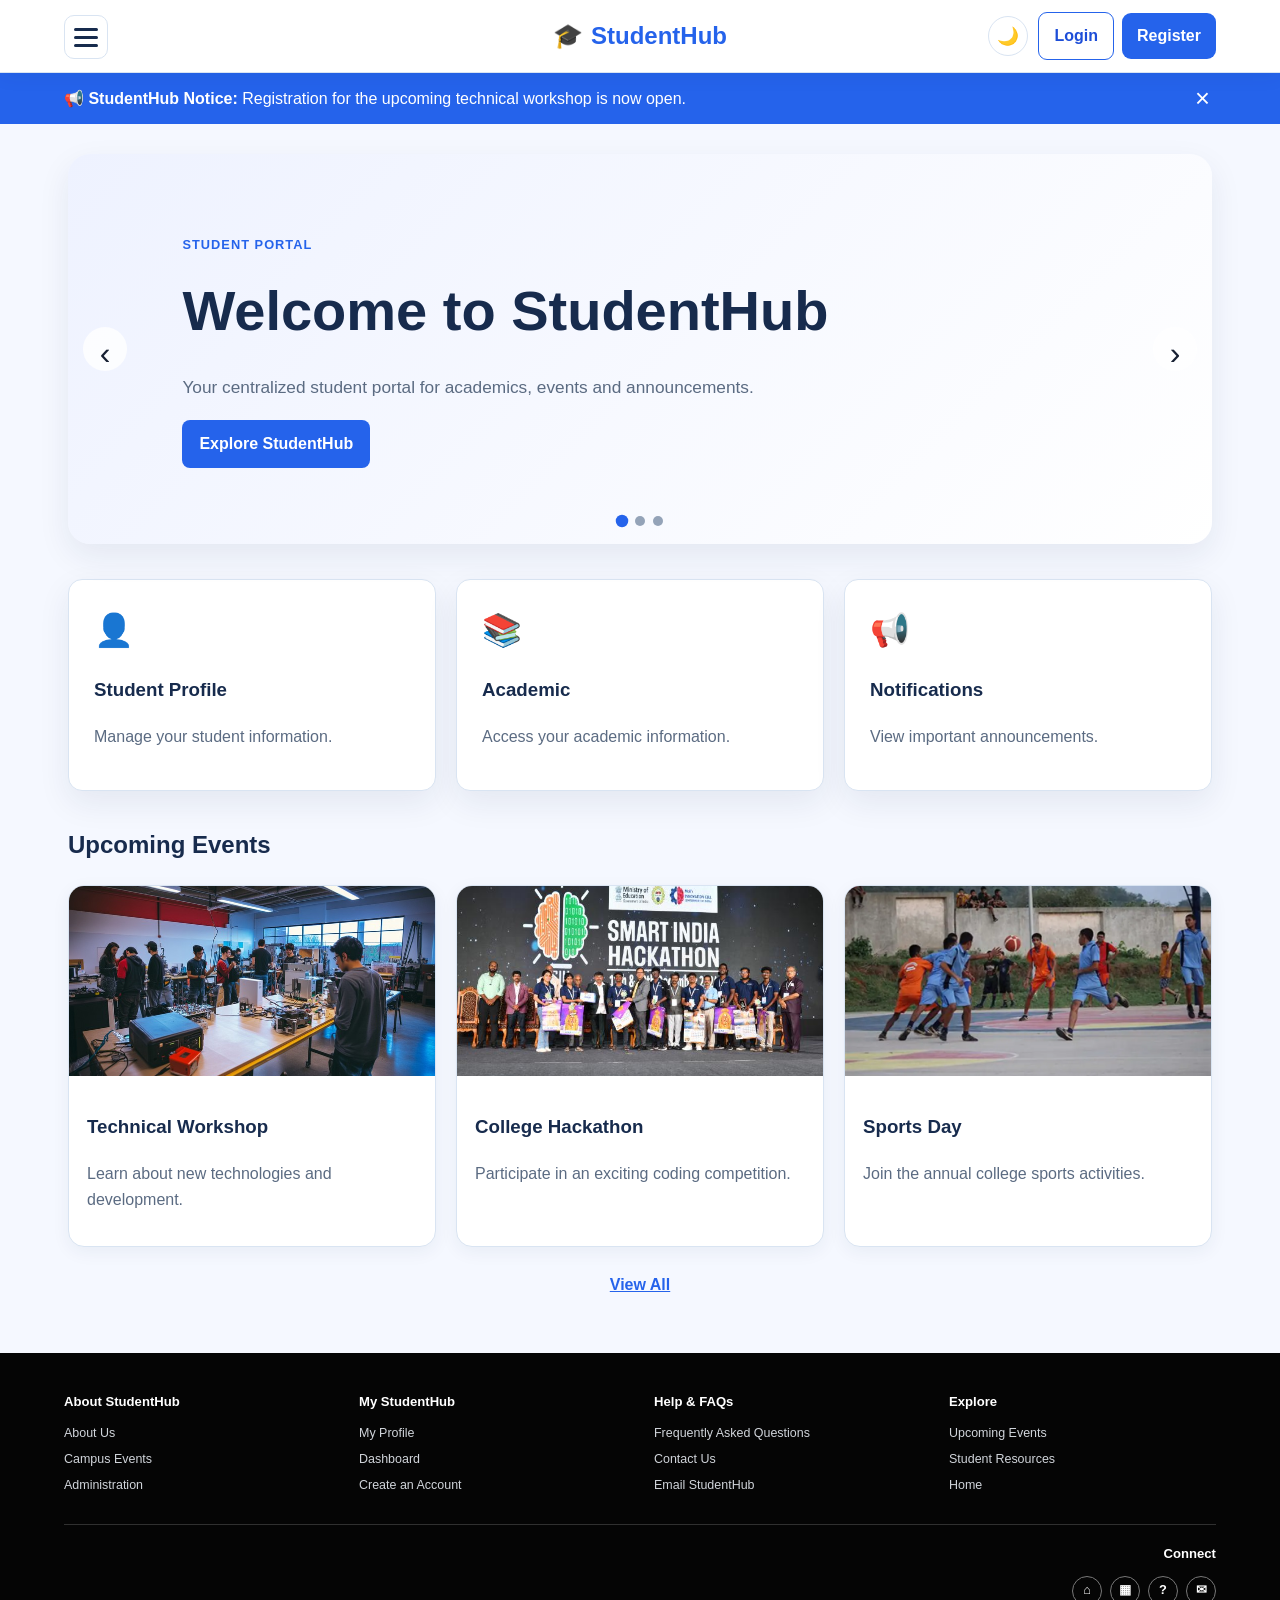
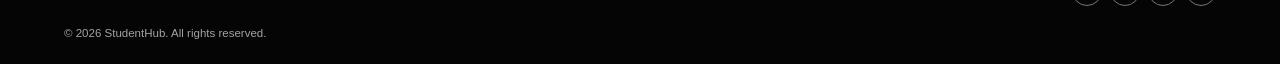
<file: html/index.html>
<!DOCTYPE html>
<html lang="en">

<head>

    <meta charset="UTF-8">

    <meta name="viewport"
          content="width=device-width, initial-scale=1.0">

    <title>StudentHub - Home</title>

    <link rel="stylesheet"
          href="css/index.css">
    <link rel="stylesheet" href="css/shared.css?v=5">
    <script src="../javascript/index.js" defer></script>

</head>


<body>


<!-- =====================================================
     HEADER
     ===================================================== -->

<header class="site-header">


    <!-- =================================================
         3-LINE DROPDOWN MENU
         HTML5 ONLY - NO JAVASCRIPT
         ================================================= -->

    <div class="menu-container">

        <details class="menu-details">


            <!-- 3 LINE MENU BUTTON -->

            <summary class="menu-button"
                     aria-label="Open navigation menu"
                     title="Open navigation menu">

                <span></span>
                <span></span>
                <span></span>

            </summary>



            <!-- =========================================
                 DROPDOWN NAVIGATION
                 ========================================= -->

            <nav class="dropdown-menu"
                 aria-label="Main navigation">


                <a href="index.html"
                   aria-current="page">

                    🏠
                    <span>Home</span>

                </a>


                <a href="about.html">

                    ⓘ
                    <span>About</span>

                </a>


                <a href="dashboard.php">

                    ▣
                    <span>Dashboard</span>

                </a>


                <a href="events.html">

                    ▦
                    <span>Events</span>

                </a>


                <a href="profile.php">

                    👤
                    <span>Profile</span>

                </a>


                <a href="contact.html">

                    ✉
                    <span>Contact</span>

                </a>


                <a href="admin.html">

                    ◉
                    <span>Admin</span>

                </a>


                <a href="faq.html">

                    ?
                    <span>FAQ</span>

                </a>

            </nav>


        </details>

    </div>



    <!-- =================================================
         STUDENTHUB LOGO
         ================================================= -->

    <a href="index.html"
       class="logo"
       aria-label="StudentHub Home">


        <span class="logo-icon">
            🎓
        </span>


        <span class="logo-text">
            StudentHub
        </span>


    </a>



    <!-- =================================================
         LOGIN / REGISTER
         ================================================= -->

    <div class="header-actions">
        <button id="themeToggle" class="theme-toggle" type="button"
                aria-label="Switch to dark theme" title="Toggle light/dark theme">
            🌙
        </button>

        <div class="auth-buttons">


        <a href="login.html"
           class="login-button">

            Login

        </a>


        <a href="register.html"
           class="register-button">

            Register

        </a>


        </div>
    </div>


</header>



<!-- =====================================================
     MAIN CONTENT
     ===================================================== -->

<div id="notificationBanner" class="notification-banner" role="status">
    <div>
        <strong>📢 StudentHub Notice:</strong>
        Registration for the upcoming technical workshop is now open.
    </div>
    <button id="closeNotification" type="button" aria-label="Close notification">×</button>
</div>

<main class="main-content">


    <!-- =================================================
         HERO / BANNER
         ================================================= -->

    <section class="hero"
             aria-label="StudentHub highlights">


        <button class="slider-prev"
                type="button"
                aria-label="Previous slide">

            ‹

        </button>



        <div class="hero-slider" id="heroSlider" aria-live="polite">
            <article class="hero-slide active">
                <div class="slide-text">
                    <span class="slide-badge">Student Portal</span>
                    <h1>Welcome to StudentHub</h1>
                    <p>Your centralized student portal for academics, events and announcements.</p>
                    <button class="primary-action open-modal" type="button">Explore StudentHub</button>
                </div>
            </article>

            <article class="hero-slide">
                <div class="slide-text">
                    <span class="slide-badge">Technical Workshop</span>
                    <h1>Learn New Technologies</h1>
                    <p>Join practical workshops and improve your technical skills.</p>
                </div>
                <img src="workshop.jpg" alt="Technical Workshop" class="slider-image">
            </article>

            <article class="hero-slide">
                <div class="slide-text">
                    <span class="slide-badge">College Hackathon</span>
                    <h1>Build. Code. Win.</h1>
                    <p>Take part in an exciting coding competition with other students.</p>
                </div>
                <img src="hackathon.jpg" alt="College Hackathon" class="slider-image">
            </article>

            <div class="slider-dots" aria-label="Choose a slide">
                <button type="button" class="slider-dot active" data-slide="0" aria-label="Slide 1"></button>
                <button type="button" class="slider-dot" data-slide="1" aria-label="Slide 2"></button>
                <button type="button" class="slider-dot" data-slide="2" aria-label="Slide 3"></button>
            </div>
        </div>



        <button class="slider-next"
                type="button"
                aria-label="Next slide">

            ›

        </button>


    </section>



    <!-- =================================================
         FEATURE CARDS
         ================================================= -->

    <section class="features"
             aria-labelledby="features-title">


        <h2 id="features-title"
            class="visually-hidden">

            StudentHub Features

        </h2>



        <!-- Feature 1 -->

        <article class="feature-card">


            <div class="feature-icon"
                 aria-hidden="true">

                👤

            </div>


            <h3>
                Student Profile
            </h3>


            <p>
                Manage your student information.
            </p>


        </article>



        <!-- Feature 2 -->

        <article class="feature-card">


            <div class="feature-icon"
                 aria-hidden="true">

                📚

            </div>


            <h3>
                Academic
            </h3>


            <p>
                Access your academic information.
            </p>


        </article>



        <!-- Feature 3 -->

        <article class="feature-card">


            <div class="feature-icon"
                 aria-hidden="true">

                📢

            </div>


            <h3>
                Notifications
            </h3>


            <p>
                View important announcements.
            </p>


        </article>


    </section>



    <!-- =================================================
         UPCOMING EVENTS
         ================================================= -->

    <section class="events"
             aria-labelledby="events-title">


        <h2 id="events-title">
            Upcoming Events
        </h2>



        <div class="event-grid">


            <!-- Event 1 -->

            <article class="event-card">


                <div class="event-image"
                     aria-hidden="true">

                    <span >
                        <img src="workshop.jpg">
                    </span>

                </div>


                <div class="event-content">


                    <h3>
                        Technical Workshop
                    </h3>


                    <p>
                        Learn about new technologies
                        and development.
                    </p>


                </div>


            </article>



            <!-- Event 2 -->

            <article class="event-card">


                <div class="event-image"
                     aria-hidden="true">

                    <span>
                        <img src="hackathon.jpg" alt="College Hackathon">
                    </span>

                </div>


                <div class="event-content">


                    <h3>
                        College Hackathon
                    </h3>


                    <p>
                        Participate in an exciting
                        coding competition.
                    </p>


                </div>


            </article>



            <!-- Event 3 -->

            <article class="event-card">


                <div class="event-image"
                     aria-hidden="true">

                    <span>
                        <img src="sport.webp" alt="Sports Day">
                    </span>

                </div>


                <div class="event-content">


                    <h3>
                        Sports Day
                    </h3>


                    <p>
                        Join the annual college
                        sports activities.
                    </p>


                </div>


            </article>


        </div>



        <!-- View All -->

        <div class="view-all">


            <a href="events.html">

                View All

            </a>


        </div>


    </section>


</main>



<!-- =====================================================
     FOOTER
     ===================================================== -->

<footer class="studenthub-footer">
    <div class="studenthub-footer__inner">
        <div class="studenthub-footer__columns">
            <section class="studenthub-footer__column">
                <h2>About StudentHub</h2>
                <ul>
                    <li><a href="about.html">About Us</a></li>
                    <li><a href="events.html">Campus Events</a></li>
                    <li><a href="admin.html">Administration</a></li>
                </ul>
            </section>
            <section class="studenthub-footer__column">
                <h2>My StudentHub</h2>
                <ul>
                    <li><a href="profile.php">My Profile</a></li>
                    <li><a href="dashboard.php">Dashboard</a></li>
                    <li><a href="register.html">Create an Account</a></li>
                </ul>
            </section>
            <section class="studenthub-footer__column">
                <h2>Help &amp; FAQs</h2>
                <ul>
                    <li><a href="faq.html">Frequently Asked Questions</a></li>
                    <li><a href="contact.html">Contact Us</a></li>
                    <li><a href="mailto:info@studenthub.com">Email StudentHub</a></li>
                </ul>
            </section>
            <section class="studenthub-footer__column">
                <h2>Explore</h2>
                <ul>
                    <li><a href="events.html">Upcoming Events</a></li>
                    <li><a href="about.html">Student Resources</a></li>
                    <li><a href="index.html">Home</a></li>
                </ul>
            </section>
        </div>
        <div class="studenthub-footer__bottom">
<div class="studenthub-footer__connect">
                <h2>Connect</h2>
                <nav class="studenthub-footer__icons" aria-label="StudentHub quick links">
                    <a href="index.html" aria-label="Home">⌂</a>
                    <a href="events.html" aria-label="Events">▦</a>
                    <a href="faq.html" aria-label="Help and FAQs">?</a>
                    <a href="mailto:info@studenthub.com" aria-label="Email StudentHub">✉</a>
                </nav>
            </div>
        </div>
        <p class="studenthub-footer__legal">&copy; 2026 StudentHub. All rights reserved.</p>
    </div>
</footer>
<!-- MODAL POPUP -->
<div id="studentModal" class="modal">

    <div class="modal-box">

        <button class="modal-close">&times;</button>

        <h2>Welcome to StudentHub 🎓</h2>

        <p>
            StudentHub helps students manage their profile,
            academics, events and important notifications.
        </p>

        <button class="modal-ok">OK</button>

    </div>

</div>
<script src="../javascript/session-nav.js" defer></script>
</body>

</html>
</file>
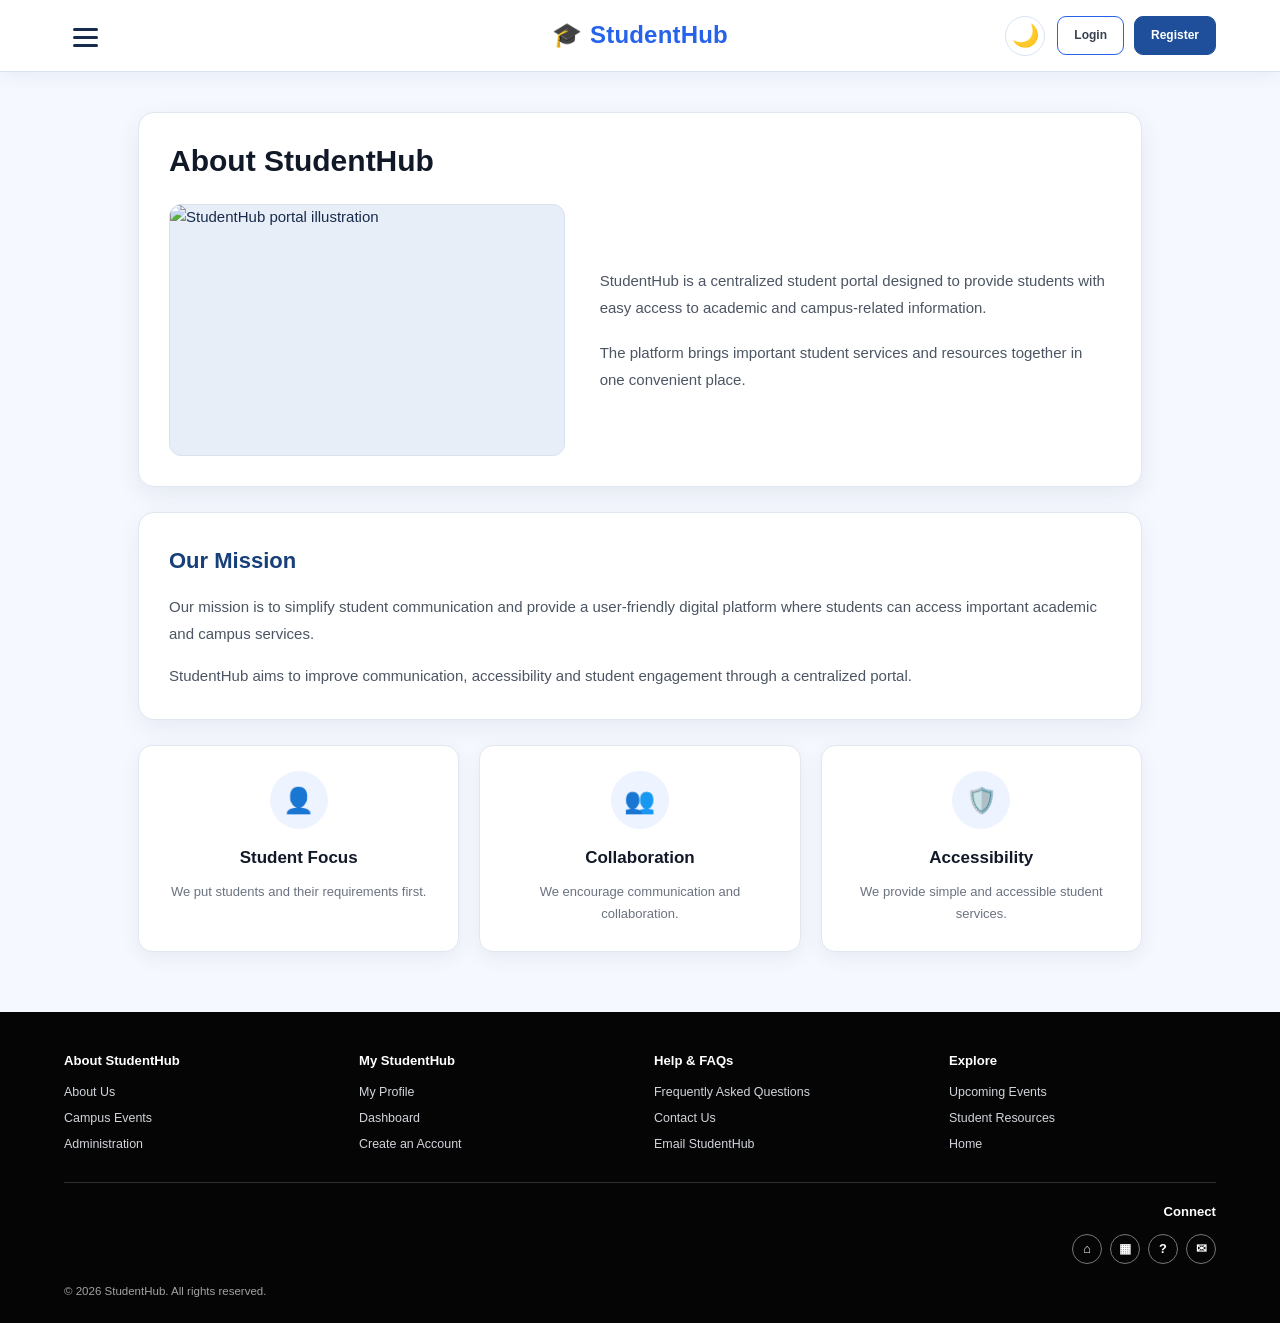
<file: html/about.html>
<!DOCTYPE html>
<html lang="en">

<head>
    <meta charset="UTF-8">

    <meta name="viewport"
          content="width=device-width, initial-scale=1.0">

    <title>StudentHub - About</title>

    <link rel="stylesheet" href="css/about.css">

    <style>
        /* ==========================================
           HEADER - HAMBURGER MENU + THEME
           ========================================== */

        .site-header {
            display: flex;
            align-items: center;
            width: 100%;
        }

        .menu-container {
            position: relative;
            flex-shrink: 0;
        }

        .menu-button {
            width: 42px;
            height: 42px;
            border: none;
            background: transparent;
            cursor: pointer;
            display: flex;
            flex-direction: column;
            justify-content: center;
            align-items: center;
            gap: 5px;
            border-radius: 6px;
            padding: 0;
        }

        .menu-button span {
            display: block;
            width: 25px;
            height: 3px;
            background: currentColor;
            border-radius: 3px;
            transition: 0.3s;
        }

        .menu-button:hover {
            background: rgba(127, 127, 127, 0.15);
        }

        .dropdown-menu {
            display: none;
            position: absolute;
            top: 48px;
            left: 0;
            width: 220px;
            padding: 10px;
            flex-direction: column;
            gap: 5px;
            background: #ffffff;
            border-radius: 8px;
            box-shadow: 0 8px 25px rgba(0, 0, 0, 0.20);
            z-index: 1000;
        }

        .dropdown-menu.active {
            display: flex;
        }

        .dropdown-menu a {
            padding: 10px;
            text-decoration: none;
            color: #222222;
            border-radius: 6px;
        }

        .dropdown-menu a:hover {
            background: #eeeeee;
        }

        /* ==========================================
           LOGO AND RIGHT-SIDE CONTROLS
           ========================================== */

        .logo {
            margin-left: 20px;
        }

        .header-right {
            margin-left: auto;
            display: flex;
            align-items: center;
            justify-content: flex-end;
            gap: 12px;
        }

        .theme-button {
            width: 42px;
            height: 42px;
            border: none;
            background: transparent;
            font-size: 22px;
            cursor: pointer;
            border-radius: 6px;
            padding: 0;
        }

        .theme-button:hover {
            background: rgba(127, 127, 127, 0.15);
        }

        .auth-buttons {
            display: flex;
            align-items: center;
            gap: 10px;
        }

        .auth-buttons a {
            display: inline-flex;
            align-items: center;
            justify-content: center;
            padding: 9px 16px;
            text-decoration: none;
            border-radius: 6px;
            white-space: nowrap;
        }

        /* ==========================================
           DARK THEME
           ========================================== */

        body {
            transition: background-color 0.3s ease, color 0.3s ease;
        }

        body.dark-theme {
            background: #111827;
            color: #f3f4f6;
        }

        body.dark-theme .site-header,
        body.dark-theme .about-section,
        body.dark-theme .mission-section,
        body.dark-theme .value-card,
        body.dark-theme .site-footer {
            background: #1f2937;
            color: #f3f4f6;
        }

        body.dark-theme .dropdown-menu {
            background: #1f2937;
        }

        body.dark-theme .dropdown-menu a {
            color: #ffffff;
        }

        body.dark-theme .dropdown-menu a:hover {
            background: #374151;
        }

        body.dark-theme p,
        body.dark-theme h1,
        body.dark-theme h2,
        body.dark-theme h3 {
            color: #f3f4f6;
        }

        /* ==========================================
           MOBILE
           ========================================== */

        @media (max-width: 768px) {

            .header-right {
                gap: 6px;
            }

            .auth-buttons {
                gap: 5px;
            }

            .auth-buttons a {
                padding: 7px 10px;
                font-size: 14px;
            }

            .logo {
                margin-left: 10px;
            }

            .logo-text {
                font-size: 18px;
            }
        }
    </style>
    <link rel="stylesheet" href="css/shared.css?v=5">
</head>

<body>

<header class="site-header">

    <!-- HAMBURGER MENU -->
    <div class="menu-container">

        <button id="menuToggle"
                class="menu-button"
                type="button"
                aria-label="Open navigation menu"
                aria-expanded="false">

            <span></span>
            <span></span>
            <span></span>

        </button>

        <!-- NAVIGATION -->
        <nav id="sidebar"
             class="dropdown-menu"
             aria-label="Main navigation">

            <a href="index.html">🏠 <span>Home</span></a>

            <a href="about.html" aria-current="page">
                ⓘ <span>About</span>
            </a>

            <a href="dashboard.php">▣ <span>Dashboard</span></a>

            <a href="events.html">▦ <span>Events</span></a>

            <a href="profile.php">👤 <span>Profile</span></a>

            <a href="contact.html">✉ <span>Contact</span></a>

            <a href="admin.html">◉ <span>Admin</span></a>

            <a href="faq.html">? <span>FAQ</span></a>

            <a href="faq.html#feedback">♡ <span>Feedback</span></a>

        </nav>

    </div>


    <!-- LOGO -->
    <a href="index.html"
       class="logo"
       aria-label="StudentHub Home">

        <span class="logo-icon">🎓</span>

        <span class="logo-text">StudentHub</span>

    </a>


    <!-- RIGHT SIDE: THEME + LOGIN + REGISTER -->
    <div class="header-right">

        <button id="themeToggle"
                class="theme-button"
                type="button"
                aria-label="Switch to dark mode">
            🌙
        </button>

        <div class="auth-buttons">

            <a href="login.html">
                Login
            </a>

            <a href="register.html">
                Register
            </a>

        </div>

    </div>

</header>


<!-- MAIN PAGE LAYOUT -->
<div class="page-layout">

    <main class="main-content">

        <!-- ABOUT SECTION -->
        <section class="about-section"
                 aria-labelledby="about-title">

            <h1 id="about-title">
                About StudentHub
            </h1>

            <div class="about-introduction">

                <div class="about-image">

                    <img /*src="img.png"*/
                         alt="StudentHub portal illustration">

                </div>

                <div class="about-description">

                    <p>
                        StudentHub is a centralized student
                        portal designed to provide students
                        with easy access to academic and
                        campus-related information.
                    </p>

                    <p>
                        The platform brings important
                        student services and resources
                        together in one convenient place.
                    </p>

                </div>

            </div>

        </section>


        <!-- MISSION SECTION -->
        <section class="mission-section"
                 aria-labelledby="mission-title">

            <h2 id="mission-title">
                Our Mission
            </h2>

            <p>
                Our mission is to simplify student
                communication and provide a
                user-friendly digital platform where
                students can access important
                academic and campus services.
            </p>

            <p>
                StudentHub aims to improve communication,
                accessibility and student engagement
                through a centralized portal.
            </p>

        </section>


        <!-- VALUES SECTION -->
        <section class="values-section"
                 aria-labelledby="values-title">

            <h2 id="values-title"
                class="visually-hidden">

                StudentHub Values

            </h2>

            <article class="value-card">

                <div class="value-icon" aria-hidden="true">
                    👤
                </div>

                <h3>Student Focus</h3>

                <p>
                    We put students and their
                    requirements first.
                </p>

            </article>


            <article class="value-card">

                <div class="value-icon" aria-hidden="true">
                    👥
                </div>

                <h3>Collaboration</h3>

                <p>
                    We encourage communication
                    and collaboration.
                </p>

            </article>


            <article class="value-card">

                <div class="value-icon" aria-hidden="true">
                    🛡️
                </div>

                <h3>Accessibility</h3>

                <p>
                    We provide simple and
                    accessible student services.
                </p>

            </article>

        </section>

    </main>

</div>


<!-- FOOTER -->
<footer class="studenthub-footer">
    <div class="studenthub-footer__inner">
        <div class="studenthub-footer__columns">
            <section class="studenthub-footer__column"><h2>About StudentHub</h2><ul>
                <li><a href="about.html">About Us</a></li><li><a href="events.html">Campus Events</a></li><li><a href="admin.html">Administration</a></li>
            </ul></section>
            <section class="studenthub-footer__column"><h2>My StudentHub</h2><ul>
                <li><a href="profile.php">My Profile</a></li><li><a href="dashboard.php">Dashboard</a></li><li><a href="register.html">Create an Account</a></li>
            </ul></section>
            <section class="studenthub-footer__column"><h2>Help &amp; FAQs</h2><ul>
                <li><a href="faq.html">Frequently Asked Questions</a></li><li><a href="contact.html">Contact Us</a></li><li><a href="mailto:info@studenthub.com">Email StudentHub</a></li>
            </ul></section>
            <section class="studenthub-footer__column"><h2>Explore</h2><ul>
                <li><a href="events.html">Upcoming Events</a></li><li><a href="about.html">Student Resources</a></li><li><a href="index.html">Home</a></li>
            </ul></section>
        </div>
        <div class="studenthub-footer__bottom">
<div class="studenthub-footer__connect"><h2>Connect</h2><nav class="studenthub-footer__icons" aria-label="StudentHub quick links">
                <a href="index.html" aria-label="Home">⌂</a><a href="events.html" aria-label="Events">▦</a><a href="faq.html" aria-label="Help and FAQs">?</a><a href="mailto:info@studenthub.com" aria-label="Email StudentHub">✉</a>
            </nav></div>
        </div>
        <p class="studenthub-footer__legal">&copy; 2026 StudentHub. All rights reserved.</p>
    </div>
</footer>


<!-- JAVASCRIPT -->
<script src="../javascript/about.js" defer></script>

<script src="../javascript/session-nav.js" defer></script>
</body>
</html>
</file>
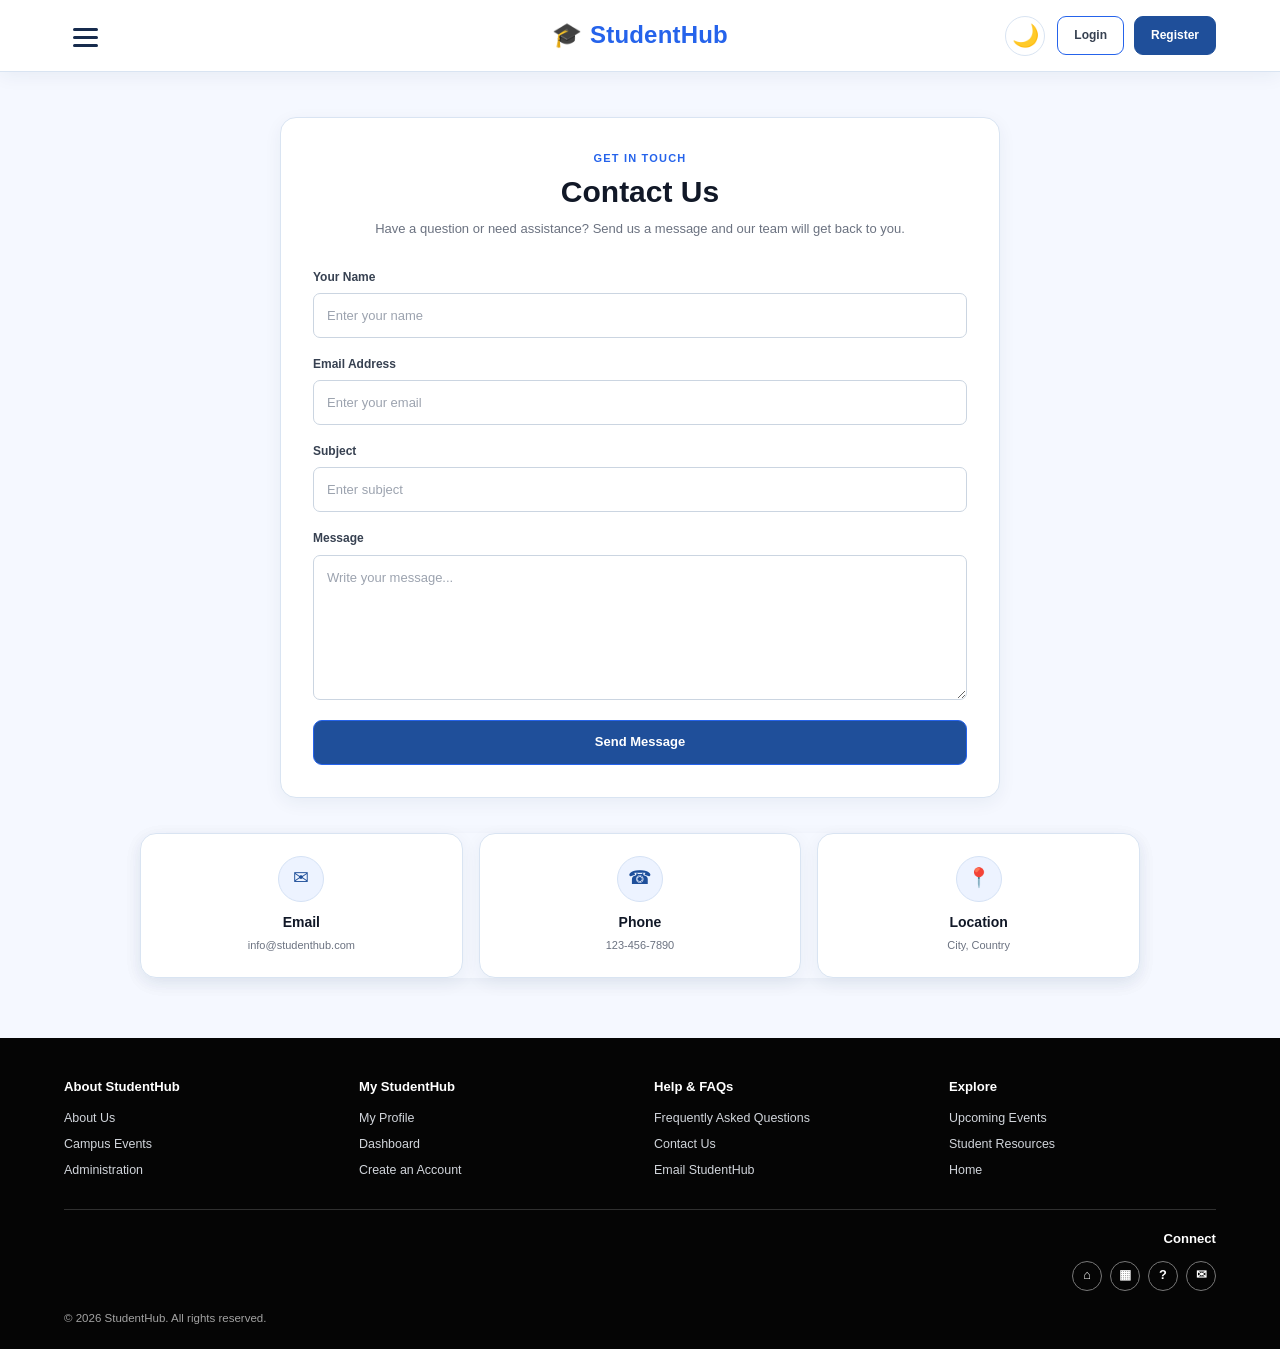
<file: html/contact.html>
<!DOCTYPE html>
<html lang="en">

<head>

    <meta charset="UTF-8">

    <meta name="viewport"
          content="width=device-width, initial-scale=1.0">

    <title>StudentHub - Contact Us</title>

    <link rel="stylesheet"
          href="css/contact.css">

    <!-- Theme and menu styling -->
    <style>
        /* ================================
           HAMBURGER MENU
           ================================ */

        .menu-container {
            position: relative;
        }

        .menu-button {
            width: 42px;
            height: 42px;
            border: none;
            background: transparent;
            cursor: pointer;
            display: flex;
            flex-direction: column;
            justify-content: center;
            align-items: center;
            gap: 5px;
            border-radius: 6px;
        }

        .menu-button span {
            display: block;
            width: 25px;
            height: 3px;
            background: currentColor;
            border-radius: 3px;
            transition: 0.3s;
        }

        .menu-button:hover {
            background: rgba(127, 127, 127, 0.15);
        }

        .dropdown-menu {
            display: none;
        }

        .dropdown-menu.active {
            display: flex;
        }


        /* ================================
           DARK THEME
           ================================ */

        body {
            transition: background-color 0.3s ease,
                        color 0.3s ease;
        }

        body.dark-theme {
            background: #111827;
            color: #f3f4f6;
        }

        body.dark-theme .site-header,
        body.dark-theme .contact-section,
        body.dark-theme .contact-information,
        body.dark-theme .contact-card,
        body.dark-theme .site-footer {
            background: #1f2937;
            color: #f3f4f6;
        }

        body.dark-theme input,
        body.dark-theme textarea {
            background: #374151;
            color: #ffffff;
            border-color: #4b5563;
        }

        body.dark-theme input::placeholder,
        body.dark-theme textarea::placeholder {
            color: #d1d5db;
        }

        body.dark-theme .dropdown-menu {
            background: #1f2937;
        }

        body.dark-theme .dropdown-menu a {
            color: #ffffff;
        }

        body.dark-theme .dropdown-menu a:hover {
            background: #374151;
        }

        .theme-button {
            border: none;
            background: transparent;
            font-size: 22px;
            cursor: pointer;
            padding: 8px;
            border-radius: 6px;
        }

        .theme-button:hover {
            background: rgba(127, 127, 127, 0.15);
        }


        /* Header right side */
        .header-right {
            margin-left: auto;
            display: flex;
            align-items: center;
            justify-content: flex-end;
            gap: 12px;
        }

        .auth-buttons {
            display: flex;
            align-items: center;
            gap: 10px;
        }

        .auth-buttons a {
            display: inline-flex;
            align-items: center;
            justify-content: center;
            padding: 9px 16px;
            border-radius: 6px;
            text-decoration: none;
            white-space: nowrap;
        }

        .theme-button {
            display: inline-flex;
            align-items: center;
            justify-content: center;
            width: 42px;
            height: 42px;
            border: none;
            background: transparent;
            font-size: 22px;
            cursor: pointer;
            padding: 0;
            border-radius: 6px;
        }

        .theme-button:hover {
            background: rgba(127, 127, 127, 0.15);
        }


        /* Mobile menu */
        @media (max-width: 768px) {

            .header-right {
                gap: 6px;
            }

            .auth-buttons {
                gap: 5px;
            }

            .auth-buttons a {
                padding: 7px 10px;
                font-size: 14px;
            }

            .dropdown-menu {
                position: absolute;
                top: 50px;
                left: 0;
                width: 220px;
                padding: 10px;
                flex-direction: column;
                gap: 5px;
                border-radius: 8px;
                box-shadow: 0 8px 25px rgba(0, 0, 0, 0.2);
                z-index: 1000;
            }

            .dropdown-menu a {
                padding: 10px;
                text-decoration: none;
            }

        }
    </style>
    <link rel="stylesheet" href="css/shared.css?v=5">

</head>


<body>


<!-- =====================================================
     HEADER
     ===================================================== -->

<header class="site-header">


    <!-- HAMBURGER MENU -->

    <div class="menu-container">

        <button id="menuToggle"
                class="menu-button"
                type="button"
                aria-label="Open navigation menu"
                aria-expanded="false">

            <span></span>
            <span></span>
            <span></span>

        </button>


        <!-- NAVIGATION -->

        <nav id="sidebar"
             class="dropdown-menu"
             aria-label="Main navigation">

            <a href="index.html">
                <span class="menu-icon">🏠</span>
                <span>Home</span>
            </a>

            <a href="about.html">
                <span class="menu-icon">ⓘ</span>
                <span>About</span>
            </a>

            <a href="dashboard.php">
                <span class="menu-icon">▣</span>
                <span>Dashboard</span>
            </a>

            <a href="events.html">
                <span class="menu-icon">▦</span>
                <span>Events</span>
            </a>

            <a href="profile.php">
                <span class="menu-icon">👤</span>
                <span>Profile</span>
            </a>

            <a href="contact.html"
               aria-current="page">
                <span class="menu-icon">✉</span>
                <span>Contact</span>
            </a>

            <a href="admin.html">
                <span class="menu-icon">◉</span>
                <span>Admin</span>
            </a>

            <a href="faq.html">
                <span class="menu-icon">?</span>
                <span>FAQ</span>
            </a>

        </nav>

    </div>


    <!-- LOGO -->

    <a href="index.html"
       class="logo"
       aria-label="StudentHub Home">

        <span class="logo-icon">
            🎓
        </span>

        <span class="logo-text">
            StudentHub
        </span>

    </a>


    <!-- HEADER RIGHT -->

    <div class="header-right">


        <!-- LIGHT / DARK THEME -->

        <button id="themeToggle"
                class="theme-button"
                type="button"
                aria-label="Switch to dark mode">

            🌙

        </button>


        <!-- LOGIN / REGISTER -->

        <div class="auth-buttons">

            <a href="login.html">
                Login
            </a>

            <a href="register.html">
                Register
            </a>

        </div>

    </div>

</header>



<!-- =====================================================
     MAIN CONTENT
     ===================================================== -->

<main class="main-content">


    <!-- CONTACT SECTION -->

    <section class="contact-section"
             aria-labelledby="contact-title">


        <div class="contact-heading">

            <p class="section-label">
                Get In Touch
            </p>

            <h1 id="contact-title">
                Contact Us
            </h1>

            <p class="contact-intro">
                Have a question or need assistance?
                Send us a message and our team will
                get back to you.
            </p>

        </div>



        <!-- CONTACT FORM -->

        <form class="contact-form"
              action="../php/contact.php"
              method="post">
            <input type="hidden" name="csrf_token" value="">

            <div class="contact-honeypot" aria-hidden="true">
                <label for="contact-company">Leave this field empty</label>
                <input type="text" id="contact-company" name="company"
                       tabindex="-1" autocomplete="off">
            </div>

            <div class="form-group">

                <label for="contact-name">
                    Your Name
                </label>

                <input
                    type="text"
                    id="contact-name"
                    name="name"
                    placeholder="Enter your name"
                    maxlength="100"
                    autocomplete="name"
                    required>

            </div>



            <div class="form-group">

                <label for="contact-email">
                    Email Address
                </label>

                <input
                    type="email"
                    id="contact-email"
                    name="email"
                    placeholder="Enter your email"
                    maxlength="100"
                    autocomplete="email"
                    required>

            </div>



            <div class="form-group">

                <label for="contact-subject">
                    Subject
                </label>

                <input
                    type="text"
                    id="contact-subject"
                    name="subject"
                    placeholder="Enter subject"
                    maxlength="150"
                    required>

            </div>



            <div class="form-group">

                <label for="contact-message">
                    Message
                </label>

                <textarea
                    id="contact-message"
                    name="message"
                    rows="6"
                    placeholder="Write your message..."
                    maxlength="5000"
                    required></textarea>

            </div>



            <button type="submit"
                    class="send-message">

                Send Message

            </button>

        </form>

    </section>



    <!-- CONTACT INFORMATION -->

    <section class="contact-information"
             aria-labelledby="contact-info-title">


        <h2 id="contact-info-title"
            class="visually-hidden">

            Contact Information

        </h2>



        <!-- EMAIL -->

        <article class="contact-card">

            <div class="contact-icon"
                 aria-hidden="true">

                ✉

            </div>

            <div class="contact-card-content">

                <h3>
                    Email
                </h3>

                <p>
                    info@studenthub.com
                </p>

            </div>

        </article>



        <!-- PHONE -->

        <article class="contact-card">

            <div class="contact-icon"
                 aria-hidden="true">

                ☎

            </div>

            <div class="contact-card-content">

                <h3>
                    Phone
                </h3>

                <p>
                    123-456-7890
                </p>

            </div>

        </article>



        <!-- LOCATION -->

        <article class="contact-card">

            <div class="contact-icon"
                 aria-hidden="true">

                📍

            </div>

            <div class="contact-card-content">

                <h3>
                    Location
                </h3>

                <p>
                    City, Country
                </p>

            </div>

        </article>

    </section>

</main>



<!-- =====================================================
     FOOTER
     ===================================================== -->

<footer class="studenthub-footer">
    <div class="studenthub-footer__inner">
        <div class="studenthub-footer__columns">
            <section class="studenthub-footer__column">
                <h2>About StudentHub</h2>
                <ul><li><a href="about.html">About Us</a></li><li><a href="events.html">Campus Events</a></li><li><a href="admin.html">Administration</a></li></ul>
            </section>
            <section class="studenthub-footer__column">
                <h2>My StudentHub</h2>
                <ul><li><a href="profile.php">My Profile</a></li><li><a href="dashboard.php">Dashboard</a></li><li><a href="register.html">Create an Account</a></li></ul>
            </section>
            <section class="studenthub-footer__column">
                <h2>Help &amp; FAQs</h2>
                <ul><li><a href="faq.html">Frequently Asked Questions</a></li><li><a href="contact.html">Contact Us</a></li><li><a href="mailto:info@studenthub.com">Email StudentHub</a></li></ul>
            </section>
            <section class="studenthub-footer__column">
                <h2>Explore</h2>
                <ul><li><a href="events.html">Upcoming Events</a></li><li><a href="about.html">Student Resources</a></li><li><a href="index.html">Home</a></li></ul>
            </section>
        </div>
        <div class="studenthub-footer__bottom">
<div class="studenthub-footer__connect">
                <h2>Connect</h2>
                <nav class="studenthub-footer__icons" aria-label="StudentHub quick links">
                    <a href="index.html" aria-label="Home">⌂</a>
                    <a href="events.html" aria-label="Events">▦</a>
                    <a href="faq.html" aria-label="Help and FAQs">?</a>
                    <a href="mailto:info@studenthub.com" aria-label="Email StudentHub">✉</a>
                </nav>
            </div>
        </div>
        <p class="studenthub-footer__legal">&copy; 2026 StudentHub. All rights reserved.</p>
    </div>
</footer>



<!-- =====================================================
     JAVASCRIPT
     ===================================================== -->

<script src="../javascript/contact.js?v=2" defer></script>

<script src="../javascript/session-nav.js" defer></script>
</body>

</html>
</file>
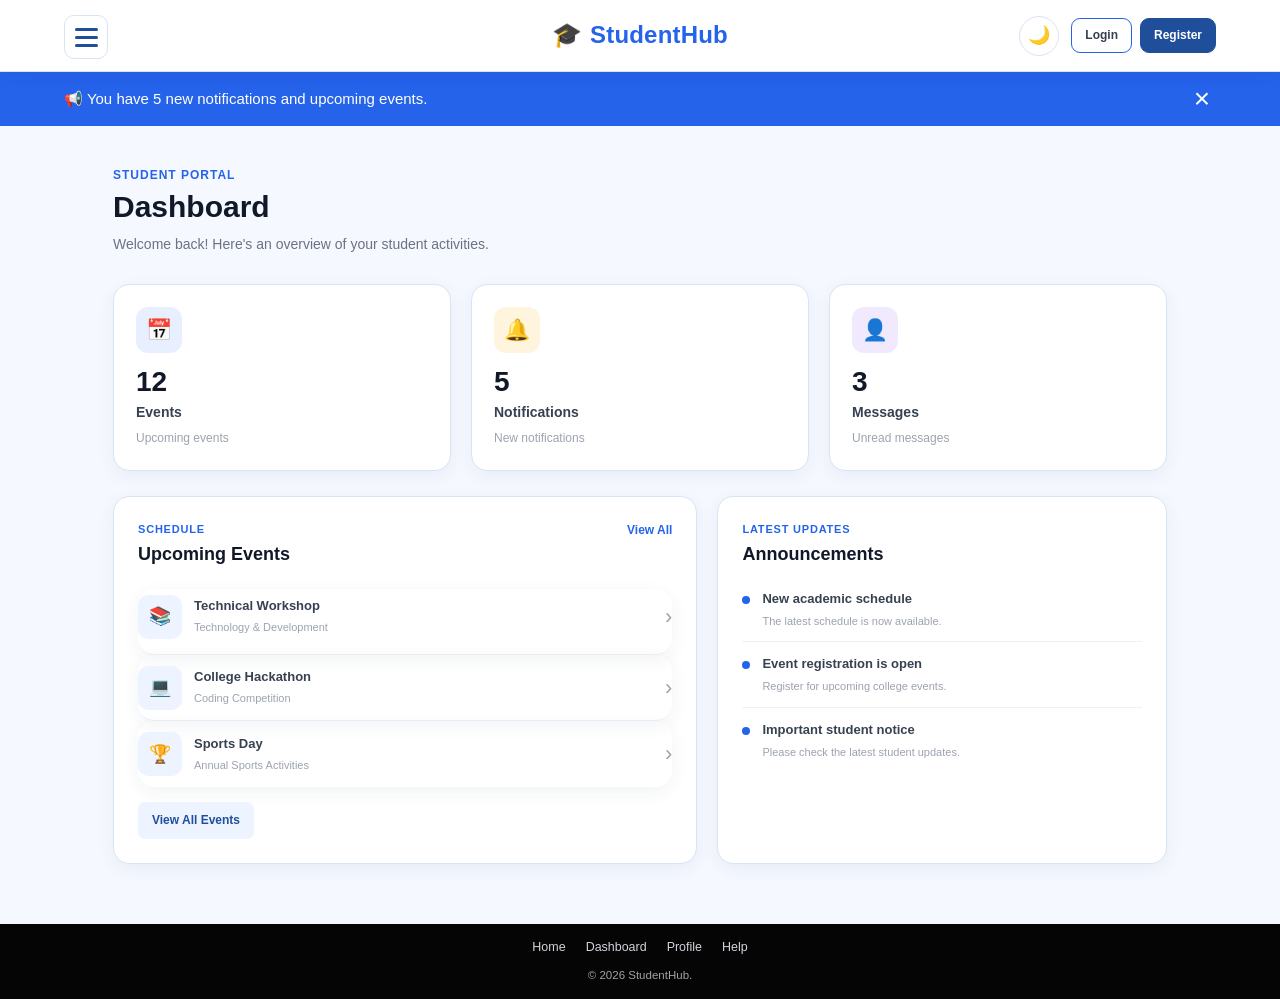
<file: html/dashboard.html>
<!DOCTYPE html>
<html lang="en">

<head>

    <meta charset="UTF-8">

    <meta name="viewport"
          content="width=device-width, initial-scale=1.0">

    <title>StudentHub - Dashboard</title>

    <link rel="stylesheet" href="css/dashboard.css">
    <link rel="stylesheet" href="css/dashboard-dynamic.css">
    <link rel="stylesheet" href="css/shared.css?v=5">
    <script src="../javascript/dashboard.js" defer></script>

</head>

<body>


<!-- =====================================================
     HEADER
     ===================================================== -->

<header class="site-header">


    <!-- =================================================
         3-LINE DROPDOWN MENU
         ================================================= -->

    <div class="menu-container">

        <details class="menu-details">


            <!-- 3 LINE MENU BUTTON -->

            <summary class="menu-button"
                     aria-label="Open navigation menu">

                <span></span>
                <span></span>
                <span></span>

            </summary>


            <!-- =================================================
                 DROPDOWN NAVIGATION
                 ================================================= -->

            <nav class="dropdown-menu"
                 aria-label="Main navigation">


                <a href="index.html">

                    <span class="menu-icon">🏠</span>

                    <span>Home</span>

                </a>


                <a href="about.html">

                    <span class="menu-icon">ⓘ</span>

                    <span>About</span>

                </a>


                <a href="dashboard.php"
                   aria-current="page">

                    <span class="menu-icon">▣</span>

                    <span>Dashboard</span>

                </a>


                <a href="events.html">

                    <span class="menu-icon">▦</span>

                    <span>Events</span>

                </a>


                <a href="profile.php">

                    <span class="menu-icon">👤</span>

                    <span>Profile</span>

                </a>


                <a href="contact.html">

                    <span class="menu-icon">✉</span>

                    <span>Contact</span>

                </a>


                <a href="admin.html">

                    <span class="menu-icon">◉</span>

                    <span>Admin</span>

                </a>


                <a href="faq.html">

                    <span class="menu-icon">?</span>

                    <span>FAQ</span>

                </a>

            </nav>


        </details>

    </div>



    <!-- =================================================
         STUDENTHUB LOGO
         ================================================= -->

    <a href="index.html"
       class="logo"
       aria-label="StudentHub Home">


        <span class="logo-icon">
            🎓
        </span>


        <span class="logo-text">
            StudentHub
        </span>


    </a>



    <!-- =================================================
         LOGIN / REGISTER
         ================================================= -->

    <div class="header-actions">
        <button id="themeToggle" class="theme-toggle" type="button"
                aria-label="Switch to dark mode">🌙</button>

        <div class="auth-buttons">


        <a href="login.html">
            Login
        </a>


        <a href="register.html">
            Register
        </a>


        </div>
    </div>


</header>

<!-- NOTIFICATION BANNER -->
<div id="notificationBanner" class="notification-banner">
    <span>📢 You have 5 new notifications and upcoming events.</span>
    <button id="closeNotification" type="button" aria-label="Close notification">×</button>
</div>



<!-- =====================================================
     MAIN CONTENT
     ================================================= -->

<main class="main-content">


    <!-- =================================================
         DASHBOARD HEADER
         ================================================= -->

    <section class="dashboard-header"
             aria-labelledby="dashboard-title">


        <div>

            <p class="page-label">
                Student Portal
            </p>

            <h1 id="dashboard-title">
                Dashboard
            </h1>

            <p class="dashboard-subtitle">
                Welcome back! Here's an overview of your
                student activities.
            </p>

        </div>


    </section>



    <!-- =================================================
         SUMMARY CARDS
         ================================================= -->

    <section class="dashboard-summary"
             aria-labelledby="summary-title">


        <h2 id="summary-title"
            class="visually-hidden">

            Dashboard Summary

        </h2>



        <!-- EVENTS -->

        <article class="summary-card">


            <div class="summary-top">


                <div class="summary-icon events-icon"
                     aria-hidden="true">

                    📅

                </div>


            </div>


            <strong>
                12
            </strong>


            <span>
                Events
            </span>


            <p>
                Upcoming events
            </p>


        </article>



        <!-- NOTIFICATIONS -->

        <article class="summary-card">


            <div class="summary-top">


                <div class="summary-icon notification-icon"
                     aria-hidden="true">

                    🔔

                </div>


            </div>


            <strong>
                5
            </strong>


            <span>
                Notifications
            </span>


            <p>
                New notifications
            </p>


        </article>



        <!-- MESSAGES -->

        <article class="summary-card">


            <div class="summary-top">


                <div class="summary-icon message-icon"
                     aria-hidden="true">

                    👤

                </div>


            </div>


            <strong>
                3
            </strong>


            <span>
                Messages
            </span>


            <p>
                Unread messages
            </p>


        </article>


    </section>



    <!-- =================================================
         DASHBOARD PANELS
         ================================================= -->

    <section class="dashboard-panels">


        <!-- =================================================
             UPCOMING EVENTS
             ================================================= -->

        <article class="dashboard-panel">


            <div class="panel-header">


                <div>

                    <p class="panel-label">
                        Schedule
                    </p>

                    <h2>
                        Upcoming Events
                    </h2>

                </div>


                <a href="events.html"
                   class="panel-view-link">

                    View All

                </a>


            </div>



            <ul class="dashboard-list">


                <!-- EVENT 1 -->
                <li class="event-item" data-event="Technical Workshop">
                    <div class="list-thumbnail" aria-hidden="true">
                        📚
                    </div>

                    <div class="list-content">
                        <strong>Technical Workshop</strong>
                        <span>Technology & Development</span>
                    </div>

                    <span class="list-arrow">›</span>
                </li>


                <!-- EVENT 2 -->
                <li class="event-item" data-event="College Hackathon">
                    <div class="list-thumbnail" aria-hidden="true">
                        💻
                    </div>

                    <div class="list-content">
                        <strong>College Hackathon</strong>
                        <span>Coding Competition</span>
                    </div>

                    <span class="list-arrow">›</span>
                </li>


                <!-- EVENT 3 -->
                <li class="event-item" data-event="Sports Day">
                    <div class="list-thumbnail" aria-hidden="true">
                        🏆
                    </div>

                    <div class="list-content">
                        <strong>Sports Day</strong>
                        <span>Annual Sports Activities</span>
                    </div>

                    <span class="list-arrow">›</span>
                </li>


            </ul>


            <a href="events.html"
               class="panel-link">

                View All Events

            </a>


        </article>



        <!-- =================================================
             ANNOUNCEMENTS
             ================================================= -->

        <article class="dashboard-panel">


            <div class="panel-header">


                <div>

                    <p class="panel-label">
                        Latest Updates
                    </p>

                    <h2>
                        Announcements
                    </h2>

                </div>


            </div>



            <ul class="announcement-list">


                <!-- ANNOUNCEMENT 1 -->

                <li class="announcement-item" data-title="New academic schedule" data-text="The latest academic schedule is now available for students.">
<span class="announcement-dot"
                          aria-hidden="true">
                    </span>


                    <div>

                        <strong>
                            New academic schedule
                        </strong>

                        <span>
                            The latest schedule is now available.
                        </span>

                    </div>


                </li>



                <!-- ANNOUNCEMENT 2 -->

                <li class="announcement-item" data-title="Event registration is open" data-text="Registration for upcoming college events is now open.">
<span class="announcement-dot"
                          aria-hidden="true">
                    </span>


                    <div>

                        <strong>
                            Event registration is open
                        </strong>

                        <span>
                            Register for upcoming college events.
                        </span>

                    </div>


                </li>



                <!-- ANNOUNCEMENT 3 -->

                <li class="announcement-item" data-title="Important student notice" data-text="Please check the latest student updates and notices.">
<span class="announcement-dot"
                          aria-hidden="true">
                    </span>


                    <div>

                        <strong>
                            Important student notice
                        </strong>

                        <span>
                            Please check the latest student updates.
                        </span>

                    </div>


                </li>


            </ul>


        </article>


    </section>


</main>




<!-- MODAL POPUP -->
<div id="dashboardModal" class="dashboard-modal">
    <div class="modal-box">
        <button id="modalClose" class="modal-close" type="button"
                aria-label="Close popup">&times;</button>

        <h2 id="modalTitle">StudentHub</h2>
        <p id="modalText">
            Select an event or announcement to see more information.
        </p>

        <button id="modalOk" class="modal-ok" type="button">OK</button>
    </div>
</div>

<!-- =====================================================
     FOOTER
     ===================================================== -->

<footer class="studenthub-footer studenthub-footer--compact">
    <nav aria-label="Student account links">
        <a href="index.html">Home</a>
        <a href="dashboard.php">Dashboard</a>
        <a href="profile.php">Profile</a>
        <a href="contact.html">Help</a>
    </nav>
    <p class="studenthub-footer__legal">&copy; 2026 StudentHub.</p>
</footer>


<script src="../javascript/session-nav.js" defer></script>
</body>

</html>
</file>
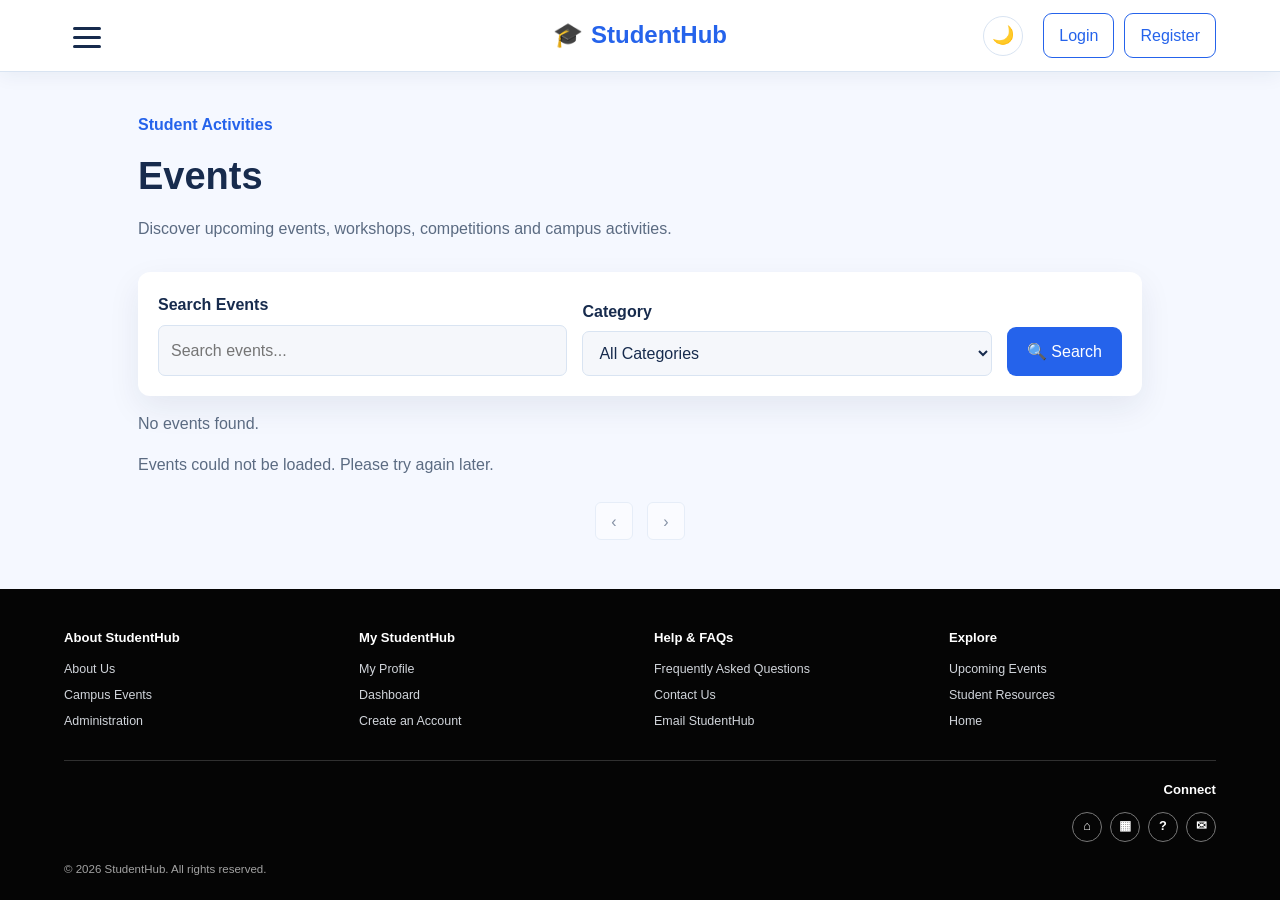
<file: html/events.html>
<!DOCTYPE html>
<html lang="en">

<head>

    <meta charset="UTF-8">

    <meta name="viewport"
          content="width=device-width, initial-scale=1.0">

    <title>StudentHub - Events</title>

    <link rel="stylesheet"
          href="css/events.css">
    <link rel="stylesheet" href="css/shared.css?v=5">

</head>

<body>

    <!-- =====================================================
         HEADER
         ===================================================== -->

    <header class="site-header">

        <!-- HAMBURGER MENU -->

        <div class="menu-container">

            <button
                id="menuButton"
                class="menu-button"
                type="button"
                aria-label="Open navigation menu"
                aria-expanded="false"
            >

                <span></span>
                <span></span>
                <span></span>

            </button>


            <!-- NAVIGATION -->

            <nav
                id="dropdownMenu"
                class="dropdown-menu"
                aria-label="Main navigation"
            >

                <a href="index.html">
                    <span>🏠</span>
                    <span>Home</span>
                </a>

                <a href="about.html">
                    <span>ⓘ</span>
                    <span>About</span>
                </a>

                <a href="dashboard.php">
                    <span>▣</span>
                    <span>Dashboard</span>
                </a>

                <a
                    href="events.html"
                    aria-current="page"
                >
                    <span>▦</span>
                    <span>Events</span>
                </a>

                <a href="profile.php">
                    <span>👤</span>
                    <span>Profile</span>
                </a>

                <a href="contact.html">
                    <span>✉</span>
                    <span>Contact</span>
                </a>

                <a href="admin.html">
                    <span>◉</span>
                    <span>Admin</span>
                </a>

                <a href="faq.html">
                    <span>?</span>
                    <span>FAQ</span>
                </a>

            </nav>

        </div>


        <!-- LOGO -->

        <a
            href="index.html"
            class="logo"
            aria-label="StudentHub Home"
        >

            <span class="logo-icon">
                🎓
            </span>

            <span class="logo-text">
                StudentHub
            </span>

        </a>


        <!-- HEADER RIGHT -->

        <div class="header-right">

            <!-- LIGHT / DARK THEME -->

            <button
                id="themeToggle"
                class="theme-button"
                type="button"
                aria-label="Switch to dark mode"
                title="Toggle light/dark theme"
            >
                🌙
            </button>


            <!-- LOGIN / REGISTER -->

            <div class="auth-buttons">

                <a href="login.html">
                    Login
                </a>

                <a href="register.html">
                    Register
                </a>

            </div>

        </div>

    </header>


    <!-- =====================================================
         MAIN CONTENT
         ===================================================== -->

    <main class="main-content">

        <section class="events-section">


            <!-- PAGE HEADER -->

            <div class="events-header">

                <p class="page-label">
                    Student Activities
                </p>

                <h1 id="events-title">
                    Events
                </h1>

                <p class="events-subtitle">
                    Discover upcoming events, workshops,
                    competitions and campus activities.
                </p>

            </div>


            <!-- =================================================
                 SEARCH / FILTER
                 ================================================= -->

            <div class="event-search">

                <div class="search-box">

                    <label for="event-search">
                        Search Events
                    </label>

                    <input
                        type="search"
                        id="event-search"
                        placeholder="Search events..."
                    >

                </div>


                <div class="filter-box">

                    <label for="category-filter">
                        Category
                    </label>

                    <select id="category-filter">

                        <option value="all">
                            All Categories
                        </option>

                        <option value="Workshop">
                            Workshop
                        </option>

                        <option value="Competition">
                            Competition
                        </option>

                        <option value="Sports">
                            Sports
                        </option>

                        <option value="Cultural">
                            Cultural
                        </option>

                    </select>

                </div>


                <button
                    id="filterButton"
                    type="button"
                >
                    🔍 Search
                </button>

            </div>


            <!-- RESULT COUNT -->

            <p
                id="resultCount"
                class="result-count"
            >
                Loading events...
            </p>

            <p id="eventLoadError" class="event-load-error"
               role="alert" hidden></p>


            <!-- =================================================
                 EVENT LIST
                 ================================================= -->

            <div
                id="eventList"
                class="event-list"
            >
            </div>


            <!-- =================================================
                 PAGINATION
                 ================================================= -->

            <nav
                class="pagination"
                aria-label="Events pagination"
            >

                <button
                    id="previousPage"
                    type="button"
                    aria-label="Previous page"
                >
                    ‹
                </button>

                <div id="pageNumbers"></div>

                <button
                    id="nextPage"
                    type="button"
                    aria-label="Next page"
                >
                    ›
                </button>

            </nav>

        </section>

    </main>


    <!-- =====================================================
         EVENT DETAILS MODAL
         ===================================================== -->

    <div
        id="eventModal"
        class="modal"
        role="dialog"
        aria-modal="true"
        aria-labelledby="modalTitle"
    >

        <div class="modal-content">

            <button
                id="closeModal"
                class="modal-close"
                type="button"
                aria-label="Close event details"
            >
                ×
            </button>


            <div
                id="modalIcon"
                class="modal-icon"
            >
                📚
            </div>


            <div
                class="event-category"
                id="modalCategory"
            >
                Workshop
            </div>


            <h2 id="modalTitle">
                Technical Workshop
            </h2>


            <p id="modalDescription">
                Learn about new technologies and development.
            </p>


            <p
                id="modalDate"
                class="modal-date"
            >
                📅 15 September 2026
            </p>

            <p id="modalEventMeta" class="modal-event-meta" hidden></p>

            <p id="eventRegistrationMessage" class="event-registration-message"
               role="status" hidden></p>

            <button
                id="registerEvent"
                class="register-event"
                type="button"
            >
                Register for Event
            </button>

        </div>

    </div>


    <!-- =====================================================
         FOOTER
         ===================================================== -->

    <footer class="studenthub-footer">
        <div class="studenthub-footer__inner">
            <div class="studenthub-footer__columns">
                <section class="studenthub-footer__column">
                    <h2>About StudentHub</h2>
                    <ul><li><a href="about.html">About Us</a></li><li><a href="events.html">Campus Events</a></li><li><a href="admin.html">Administration</a></li></ul>
                </section>
                <section class="studenthub-footer__column">
                    <h2>My StudentHub</h2>
                    <ul><li><a href="profile.php">My Profile</a></li><li><a href="dashboard.php">Dashboard</a></li><li><a href="register.html">Create an Account</a></li></ul>
                </section>
                <section class="studenthub-footer__column">
                    <h2>Help &amp; FAQs</h2>
                    <ul><li><a href="faq.html">Frequently Asked Questions</a></li><li><a href="contact.html">Contact Us</a></li><li><a href="mailto:info@studenthub.com">Email StudentHub</a></li></ul>
                </section>
                <section class="studenthub-footer__column">
                    <h2>Explore</h2>
                    <ul><li><a href="events.html">Upcoming Events</a></li><li><a href="about.html">Student Resources</a></li><li><a href="index.html">Home</a></li></ul>
                </section>
            </div>
            <div class="studenthub-footer__bottom">
<div class="studenthub-footer__connect">
                    <h2>Connect</h2>
                    <nav class="studenthub-footer__icons" aria-label="StudentHub quick links">
                        <a href="index.html" aria-label="Home">⌂</a><a href="events.html" aria-label="Events">▦</a><a href="faq.html" aria-label="Help and FAQs">?</a><a href="mailto:info@studenthub.com" aria-label="Email StudentHub">✉</a>
                    </nav>
                </div>
            </div>
            <p class="studenthub-footer__legal">&copy; 2026 StudentHub. All rights reserved.</p>
        </div>
    </footer>


    <!-- JAVASCRIPT -->

    <script
        src="../javascript/events.js?v=5"
        defer
    ></script>

<script src="../javascript/session-nav.js" defer></script>
</body>

</html>
</file>
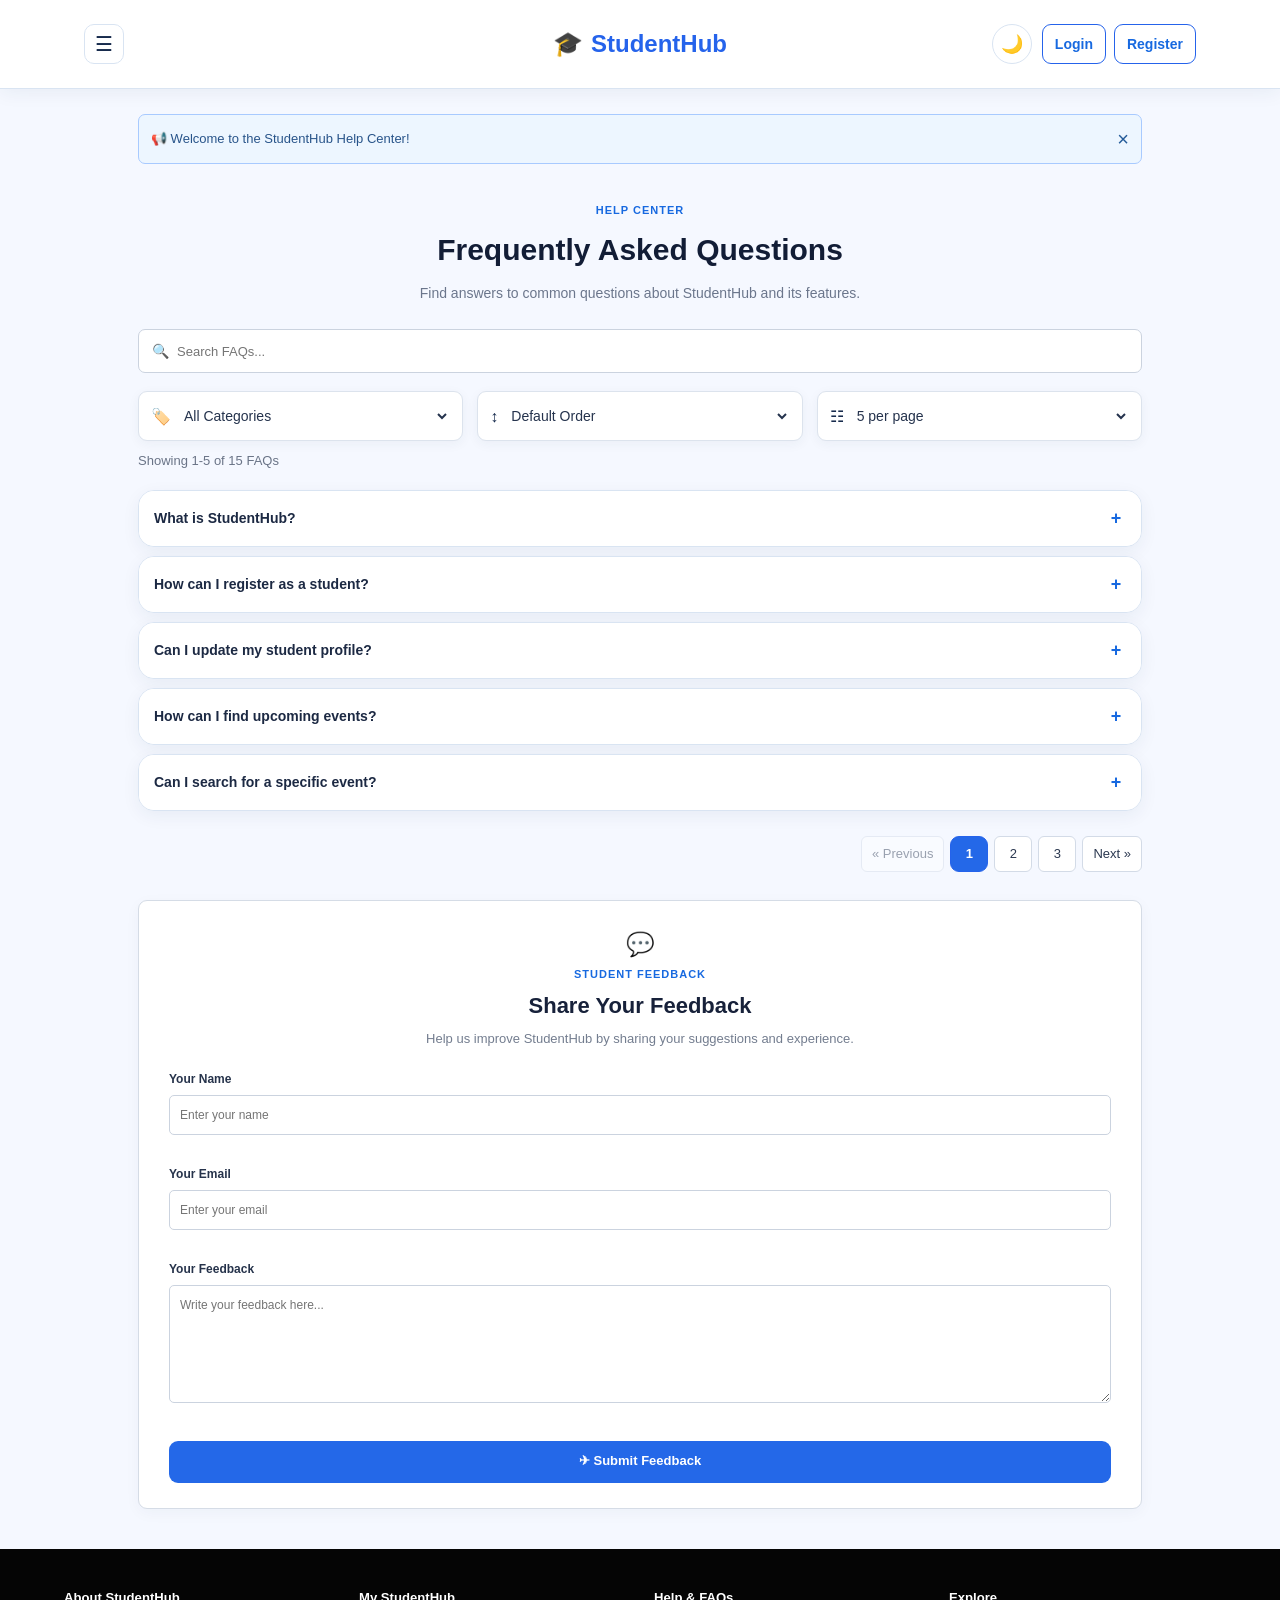
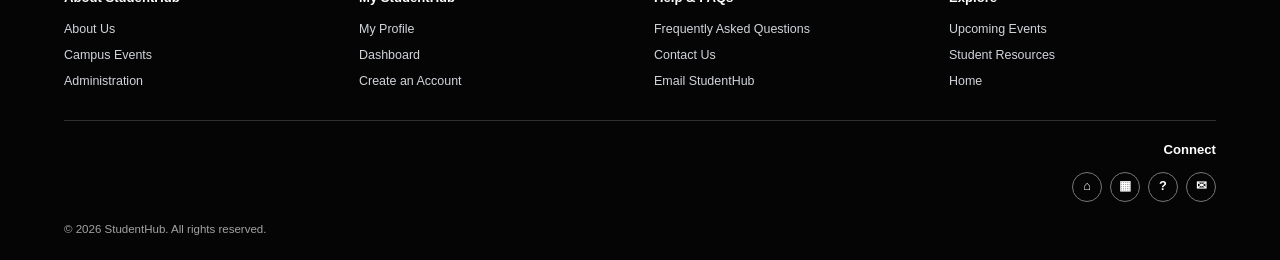
<file: html/faq.html>
<!DOCTYPE html>
<html lang="en">

<head>

    <meta charset="UTF-8">

    <meta name="viewport"
          content="width=device-width, initial-scale=1.0">

    <title>StudentHub - Frequently Asked Questions</title>

    <link rel="stylesheet"
          href="css/faq.css?v=6">
    <link rel="stylesheet" href="css/shared.css?v=5">

</head>

<body>

    <!-- =================================================
         HEADER
    ================================================== -->

    <header class="top-header">

        <div class="header-content">

            <div class="header-brand">

                <details class="menu-details">

                    <summary class="menu-button" aria-label="Open navigation menu">
                        ☰
                    </summary>

                    <div class="dropdown-menu">
                        <a href="index.html">
                            <span class="menu-icon">🏠</span>
                            <span>Home</span>
                        </a>
                        <a href="about.html">
                            <span class="menu-icon">ⓘ</span>
                            <span>About</span>
                        </a>
                        <a href="dashboard.php">
                            <span class="menu-icon">▣</span>
                            <span>Dashboard</span>
                        </a>
                        <a href="events.html">
                            <span class="menu-icon">▦</span>
                            <span>Events</span>
                        </a>
                        <a href="profile.php">
                            <span class="menu-icon">👤</span>
                            <span>Profile</span>
                        </a>
                        <a href="faq.html" aria-current="page">
                            <span class="menu-icon">?</span>
                            <span>FAQ</span>
                        </a>
                        <a href="contact.html">
                            <span class="menu-icon">✉</span>
                            <span>Contact</span>
                        </a>
                    </div>

                </details>

                <a href="index.html" class="logo">
                    <span class="logo-icon" aria-hidden="true">🎓</span>
                    StudentHub
                </a>

            </div>

            <div class="header-actions">

                <button
                    id="themeToggle"
                    class="theme-button"
                    type="button"
                    aria-label="Switch to dark mode">

                    🌙

                </button>

                <div class="auth-buttons">
                    <a href="login.html">Login</a>
                    <a href="register.html">Register</a>
                </div>

            </div>

        </div>

    </header>


    <!-- =================================================
         MAIN CONTENT
    ================================================== -->

    <main class="faq-page">


        <!-- =================================================
             NOTIFICATION
        ================================================== -->

        <div
            id="notificationBanner"
            class="notification-banner">

            <span>

                📢 Welcome to the StudentHub Help Center!

            </span>

            <button
                id="closeNotification"
                type="button"
                aria-label="Dismiss welcome message">

                ×

            </button>

        </div>


        <!-- =================================================
             PAGE HEADING
        ================================================== -->

        <section class="faq-heading">

            <span class="section-label">
                HELP CENTER
            </span>

            <h1>
                Frequently Asked Questions
            </h1>

            <p>
                Find answers to common questions about
                StudentHub and its features.
            </p>

        </section>


        <!-- =================================================
             SEARCH
        ================================================== -->

        <section class="faq-search-section">

            <div class="search-box">

                <span class="search-icon">
                    🔍
                </span>

                <input
                    type="search"
                    id="faqSearch"
                    placeholder="Search FAQs..."
                    aria-label="Search frequently asked questions"
                    autocomplete="off">

            </div>

        </section>


        <!-- =================================================
             LOADING MESSAGE
        ================================================== -->

        <div
            id="faqLoading"
            class="faq-loading">

            Loading FAQs...

        </div>


        <!-- =================================================
             ERROR MESSAGE
        ================================================== -->

        <div
            id="faqError"
            class="faq-error"
            style="display: none;">

        </div>


        <!-- =================================================
             FAQ CONTROLS
             JS FILLS CATEGORY / SORT / PAGINATION SIZE
        ================================================== -->

        <section
            id="faqControls"
            class="faq-controls">

            <div class="faq-filter-row">

                <div class="filter-box">

                    <span>
                        🏷️
                    </span>

                    <select
                        id="faqCategoryFilter"
                        aria-label="Filter FAQs by category">

                        <option value="all">
                            All Categories
                        </option>

                    </select>

                </div>


                <div class="filter-box">

                    <span>
                        ↕️
                    </span>

                    <select
                        id="faqSort"
                        aria-label="Sort frequently asked questions">

                        <option value="id-asc">
                            Default Order
                        </option>

                        <option value="question-asc">
                            Question A-Z
                        </option>

                        <option value="question-desc">
                            Question Z-A
                        </option>

                        <option value="category-asc">
                            Category A-Z
                        </option>

                        <option value="category-desc">
                            Category Z-A
                        </option>

                    </select>

                </div>


                <div class="filter-box">

                    <span>
                        ☷
                    </span>

                    <select
                        id="faqPerPage"
                        aria-label="Number of FAQs per page">

                        <option value="5">
                            5 per page
                        </option>

                        <option value="10">
                            10 per page
                        </option>

                        <option value="15">
                            15 per page
                        </option>

                    </select>

                </div>

            </div>


            <div
                id="faqResultCount"
                class="faq-result-count">

            </div>

        </section>


        <!-- =================================================
             FAQ CONTAINER
             IMPORTANT:
             THERE ARE NO STATIC FAQ ITEMS HERE.
             JAVASCRIPT CREATES THEM.
        ================================================== -->

        <section
            id="faqContainer"
            class="faq-container">

        </section>


        <!-- =================================================
             NO RESULTS
        ================================================== -->

        <div
            id="noResults"
            class="no-results"
            style="display: none;">

            <div class="no-results-icon">
                🔍
            </div>

            <h3>
                No FAQs Found
            </h3>

            <p>
                Try another search term or category.
            </p>

        </div>


        <!-- =================================================
             PAGINATION
        ================================================== -->

        <div
            id="faqPagination"
            class="faq-pagination">

        </div>


        <!-- =================================================
             FEEDBACK SECTION
        ================================================== -->

        <section class="feedback-section" id="feedback">

            <div class="feedback-icon">
                💬
            </div>

            <span class="section-label">
                STUDENT FEEDBACK
            </span>

            <h2>
                Share Your Feedback
            </h2>

            <p class="feedback-description">
                Help us improve StudentHub by sharing
                your suggestions and experience.
            </p>


            <form
                id="feedbackForm"
                class="feedback-form">


                <!-- NAME -->

                <div class="form-group">

                    <label for="feedback-name">
                        Your Name
                    </label>

                    <input
                        type="text"
                        id="feedback-name"
                        placeholder="Enter your name">

                    <small
                        id="nameError"
                        class="error-text">

                    </small>

                </div>


                <!-- EMAIL -->

                <div class="form-group">

                    <label for="feedback-email">
                        Your Email
                    </label>

                    <input
                        type="email"
                        id="feedback-email"
                        placeholder="Enter your email">

                    <small
                        id="emailError"
                        class="error-text">

                    </small>

                </div>


                <!-- FEEDBACK -->

                <div class="form-group">

                    <label for="feedback-message">
                        Your Feedback
                    </label>

                    <textarea
                        id="feedback-message"
                        rows="5"
                        placeholder="Write your feedback here..."></textarea>

                    <small
                        id="feedbackError"
                        class="error-text">

                    </small>

                </div>


                <button
                    type="submit"
                    class="submit-feedback">

                    ✈ Submit Feedback

                </button>

            </form>

        </section>


    </main>


    <!-- =================================================
         SUCCESS MODAL
    ================================================== -->

    <div
        id="feedbackModal"
        class="modal-overlay"
        style="display: none;">

        <div class="modal-box">

            <button
                id="modalClose"
                class="modal-close"
                type="button">

                ×

            </button>

            <div class="success-icon">
                ✓
            </div>

            <h2>
                Feedback Submitted
            </h2>

            <p>
                Thank you for helping us improve StudentHub!
            </p>

            <button
                id="modalOk"
                class="modal-ok"
                type="button">

                OK

            </button>

        </div>

    </div>


    <!-- =================================================
         FOOTER
    ================================================== -->

    <footer class="studenthub-footer">
        <div class="studenthub-footer__inner">
            <div class="studenthub-footer__columns">
                <section class="studenthub-footer__column"><h2>About StudentHub</h2><ul><li><a href="about.html">About Us</a></li><li><a href="events.html">Campus Events</a></li><li><a href="admin.html">Administration</a></li></ul></section>
                <section class="studenthub-footer__column"><h2>My StudentHub</h2><ul><li><a href="profile.php">My Profile</a></li><li><a href="dashboard.php">Dashboard</a></li><li><a href="register.html">Create an Account</a></li></ul></section>
                <section class="studenthub-footer__column"><h2>Help &amp; FAQs</h2><ul><li><a href="faq.html">Frequently Asked Questions</a></li><li><a href="contact.html">Contact Us</a></li><li><a href="mailto:info@studenthub.com">Email StudentHub</a></li></ul></section>
                <section class="studenthub-footer__column"><h2>Explore</h2><ul><li><a href="events.html">Upcoming Events</a></li><li><a href="about.html">Student Resources</a></li><li><a href="index.html">Home</a></li></ul></section>
            </div>
            <div class="studenthub-footer__bottom">
<div class="studenthub-footer__connect"><h2>Connect</h2><nav class="studenthub-footer__icons" aria-label="StudentHub quick links"><a href="index.html" aria-label="Home">⌂</a><a href="events.html" aria-label="Events">▦</a><a href="faq.html" aria-label="Help and FAQs">?</a><a href="mailto:info@studenthub.com" aria-label="Email StudentHub">✉</a></nav></div>
            </div>
            <p class="studenthub-footer__legal">&copy; 2026 StudentHub. All rights reserved.</p>
        </div>
    </footer>


    <!-- =================================================
         JAVASCRIPT
    ================================================== -->

    <script src="../javascript/faq.js?v=2" defer></script>

<script src="../javascript/session-nav.js" defer></script>
</body>

</html>
</file>
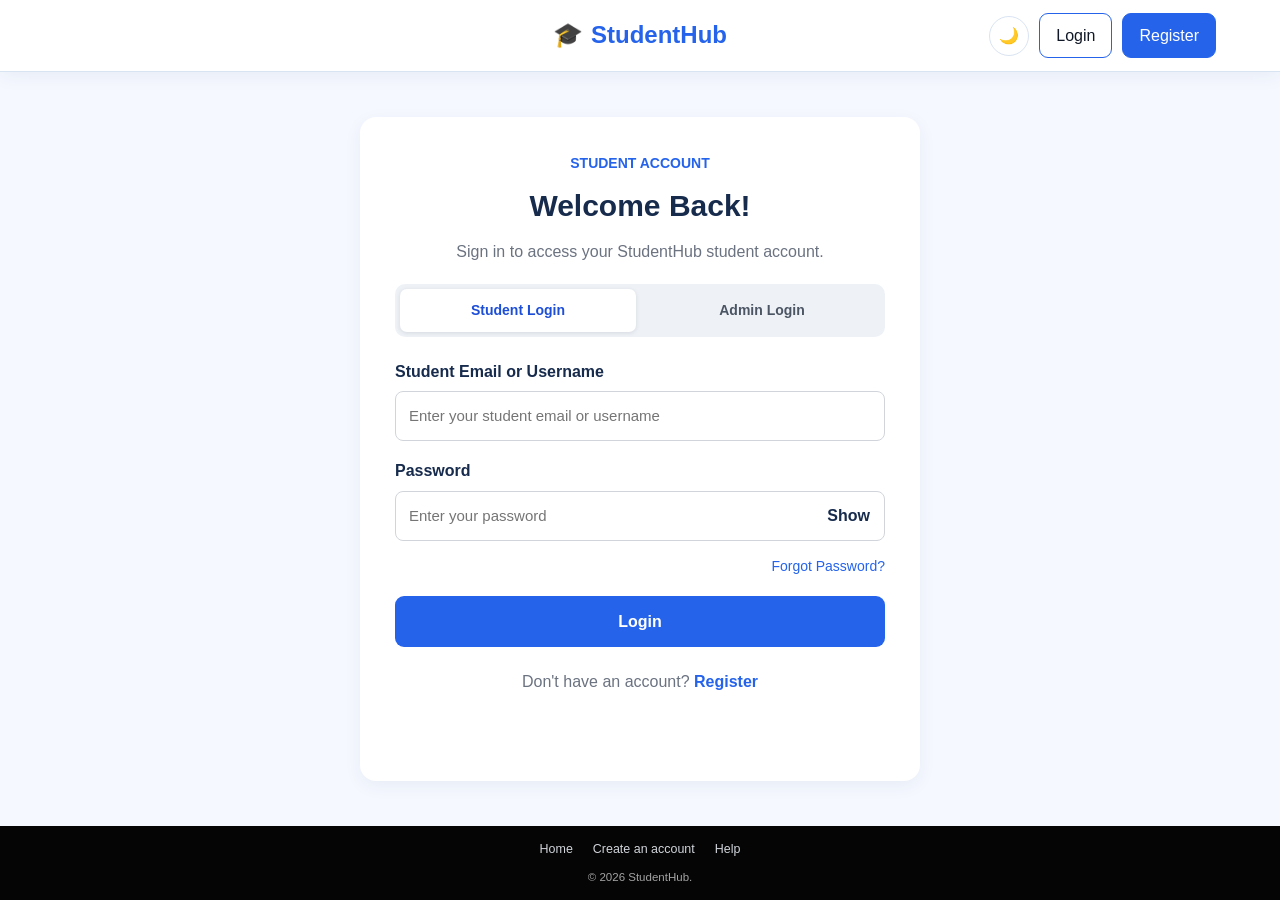
<file: html/login.html>
<!DOCTYPE html>
<html lang="en">
<head>
    <meta charset="UTF-8">
    <meta name="viewport" content="width=device-width, initial-scale=1.0">

    <title>StudentHub - Login</title>

    <link rel="stylesheet" href="css/login.css">
    <link rel="stylesheet" href="css/shared.css?v=5">
</head>

<body>

<header class="site-header">

    <div class="menu-container">

        <details class="menu-details">

            <summary class="menu-button">
                <span></span>
                <span></span>
                <span></span>
            </summary>

            <nav class="dropdown-menu">

                <a href="index.html">🏠 Home</a>
                <a href="about.html">ⓘ About</a>
                <a href="dashboard.php">▣ Dashboard</a>
                <a href="events.html">▦ Events</a>
                <a href="profile.php">👤 Profile</a>
                <a href="contact.html">✉ Contact</a>
                <a href="admin.html">◉ Admin</a>
                <a href="faq.html">? FAQ</a>

            </nav>

        </details>

    </div>


    <a href="index.html" class="logo">

        <span class="logo-icon">🎓</span>

        <span class="logo-text">
            StudentHub
        </span>

    </a>


    <div class="auth-buttons">

        <button id="themeToggle" class="theme-button" type="button"
                aria-label="Switch to dark mode">🌙</button>

        <a href="login.html" class="active">
            Login
        </a>

        <a href="register.html">
            Register
        </a>

    </div>

</header>


<main class="login-main">

    <section class="login-section">

        <div class="login-header">

            <p class="section-label" id="loginModeLabel">Student Account</p>

            <h1>
                Welcome Back!
            </h1>

            <p class="login-description" id="loginDescription">
                Sign in to access your StudentHub account.
            </p>

        </div>

        <div class="login-mode-tabs" role="tablist" aria-label="Choose login type">
            <button class="login-mode-tab active" type="button" role="tab"
                    id="studentLoginTab" aria-selected="true" data-login-mode="student">
                Student Login
            </button>
            <button class="login-mode-tab" type="button" role="tab"
                    id="adminLoginTab" aria-selected="false" data-login-mode="admin">
                Admin Login
            </button>
        </div>

        <form
            class="login-form"
            id="loginForm"
            action="../php/login.php"
            method="POST"
            novalidate
        >

            <input type="hidden" name="return_to" id="return_to" value="">
            <input type="hidden" name="user_type" id="user_type" value="student">
            <input type="hidden" name="csrf_token" id="csrf_token" value="">
            <p class="login-feedback" id="loginFeedback"
               role="alert" aria-live="assertive" hidden></p>

            <div class="form-group">

                <label for="login-email" id="loginIdentifierLabel">Email or Username</label>

                <input
                    type="text"
                    id="login-email"
                    name="identifier"
                    placeholder="Enter your email or username"
                    autocomplete="username"
                    maxlength="255"
                    required
                >

            </div>


            <!-- PASSWORD -->

            <div class="form-group">

                <label for="login-password">
                    Password
                </label>

                <div class="password-wrapper">

                    <input
                        type="password"
                        id="login-password"
                        name="password"
                        placeholder="Enter your password"
                        autocomplete="current-password"
                        maxlength="100"
                        required
                    >

                    <button
                        type="button"
                        id="togglePassword"
                        class="toggle-password"
                    >
                        Show
                    </button>

                </div>

            </div>


            <p class="forgot-password">

                <a href="contact.html">
                    Forgot Password?
                </a>

            </p>


            <button
                type="submit"
                class="login-submit"
            >
                Login
            </button>

        </form>


        <p class="register-link">

            Don't have an account?

            <a href="register.html">
                Register
            </a>

        </p>

    </section>

</main>


<footer class="studenthub-footer studenthub-footer--compact">
    <nav aria-label="Account help links">
        <a href="index.html">Home</a>
        <a href="register.html">Create an account</a>
        <a href="contact.html">Help</a>
    </nav>
    <p class="studenthub-footer__legal">&copy; 2026 StudentHub.</p>
</footer>


<script src="../javascript/login.js?v=3" defer></script>

<script src="../javascript/session-nav.js" defer></script>
</body>
</html>
</file>
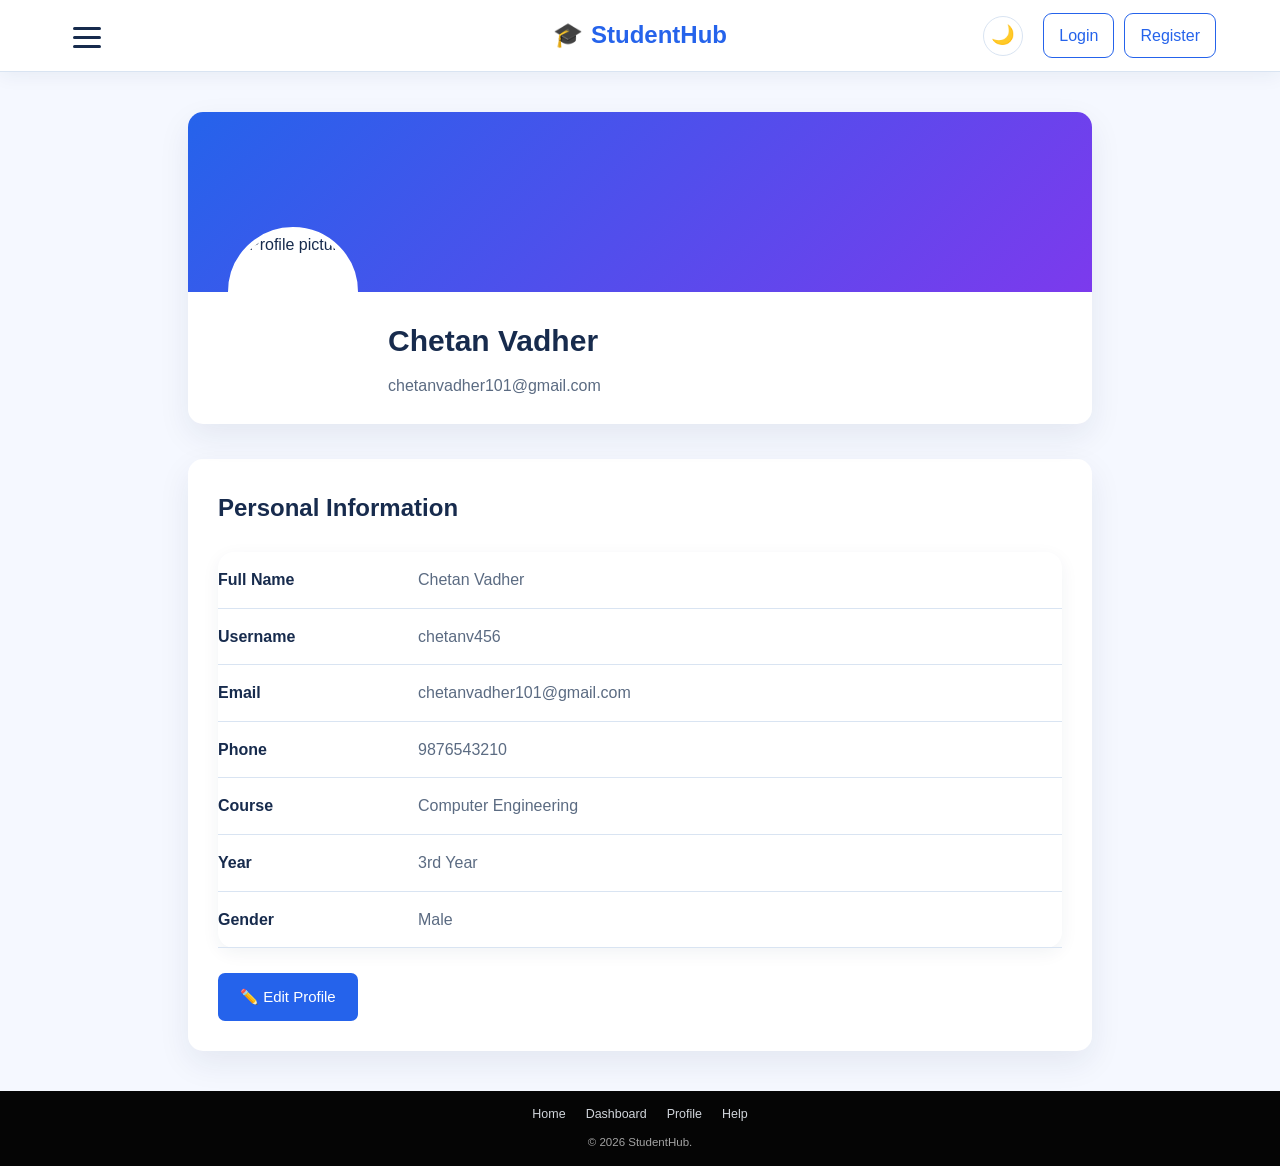
<file: html/profile.html>
<!DOCTYPE html>
<html lang="en">

<head>

    <meta charset="UTF-8">

    <meta name="viewport"
          content="width=device-width, initial-scale=1.0">

    <title>StudentHub - Profile</title>

    <link rel="stylesheet"
          href="css/profile.css">
    <link rel="stylesheet" href="css/shared.css?v=5">


</head>


<body>


<!-- =====================================================
     HEADER
     ===================================================== -->

<header class="site-header">


    <!-- HAMBURGER MENU -->

    <div class="menu-container">

        <button id="menuToggle"
                class="menu-button"
                type="button"
                aria-label="Open navigation menu"
                aria-expanded="false">

            <span></span>
            <span></span>
            <span></span>

        </button>


        <!-- NAVIGATION -->

        <nav id="sidebar"
             class="dropdown-menu"
             aria-label="Main navigation">

            <a href="index.html">
                🏠
                <span>Home</span>
            </a>

            <a href="about.html">
                ⓘ
                <span>About</span>
            </a>

            <a href="dashboard.php">
                ▣
                <span>Dashboard</span>
            </a>

            <a href="events.html">
                ▦
                <span>Events</span>
            </a>

            <a href="profile.php"
               aria-current="page">
                👤
                <span>Profile</span>
            </a>

            <a href="contact.html">
                ✉
                <span>Contact</span>
            </a>

            <a href="admin.html">
                ◉
                <span>Admin</span>
            </a>

            <a href="faq.html">
                ?
                <span>FAQ</span>
            </a>

        </nav>

    </div>


    <!-- LOGO -->

    <a href="index.html"
       class="logo"
       aria-label="StudentHub Home">

        <span class="logo-icon">
            🎓
        </span>

        <span class="logo-text">
            StudentHub
        </span>

    </a>


    <!-- HEADER RIGHT -->

    <div class="header-right">


        <!-- THEME BUTTON -->

        <button id="themeToggle"
                class="theme-button"
                type="button"
                aria-label="Switch theme">

            🌙

        </button>


        <!-- LOGIN / REGISTER -->

        <div class="auth-buttons">

            <a href="login.html">
                Login
            </a>

            <a href="register.html">
                Register
            </a>

        </div>

    </div>

</header>



<!-- =====================================================
     MAIN PROFILE CONTENT
     ===================================================== -->

<main class="profile-main">


    <!-- =================================================
         PROFILE HEADER
         ================================================= -->

    <section class="profile-header"
             aria-labelledby="profileName">


        <!-- COVER -->

        <div class="profile-cover">
        </div>


        <!-- PROFILE IMAGE -->

        <div class="profile-picture">

            <img /*src="img.png"*/
                 alt="Profile picture">

        </div>


        <!-- BASIC INFORMATION -->

        <div class="profile-basic-info">

            <h1 id="profileName">
                Chetan Vadher
            </h1>

            <p id="profileEmail">
                chetanvadher101@gmail.com
            </p>

        </div>

    </section>



    <!-- =================================================
         PERSONAL INFORMATION
         ================================================= -->

    <section class="personal-information"
             aria-labelledby="personal-info-title">


        <h2 id="personal-info-title">
            Personal Information
        </h2>


        <dl class="profile-details">


            <!-- FULL NAME -->

            <div class="profile-row">

                <dt>
                    Full Name
                </dt>

                <dd>
                    Chetan Vadher
                </dd>

            </div>


            <!-- USERNAME -->

            <div class="profile-row">

                <dt>
                    Username
                </dt>

                <dd>
                    chetanv456
                </dd>

            </div>


            <!-- EMAIL -->

            <div class="profile-row">

                <dt>
                    Email
                </dt>

                <dd>
                    chetanvadher101@gmail.com
                </dd>

            </div>


            <!-- PHONE -->

            <div class="profile-row">

                <dt>
                    Phone
                </dt>

                <dd>
                    9876543210
                </dd>

            </div>


            <!-- COURSE -->

            <div class="profile-row">

                <dt>
                    Course
                </dt>

                <dd>
                    Computer Engineering
                </dd>

            </div>


            <!-- YEAR -->

            <div class="profile-row">

                <dt>
                    Year
                </dt>

                <dd>
                    3rd Year
                </dd>

            </div>


            <!-- GENDER -->

            <div class="profile-row">

                <dt>
                    Gender
                </dt>

                <dd>
                    Male
                </dd>

            </div>


        </dl>



        <!-- =================================================
             EDIT PROFILE BUTTON
             ================================================= -->

        <div class="edit-profile">

            <button id="editProfileBtn"
                    class="edit-button"
                    type="button">

                ✏️ Edit Profile

            </button>

        </div>

    </section>

</main>



<!-- =====================================================
     EDIT PROFILE MODAL POPUP
     ===================================================== -->

<div id="profileModal"
     class="modal"
     role="dialog"
     aria-modal="true"
     aria-labelledby="modalTitle">


    <div class="modal-content">


        <!-- CLOSE BUTTON -->

        <button id="closeProfileModal"
                class="modal-close"
                type="button"
                aria-label="Close popup">

            ×

        </button>


        <!-- TITLE -->

        <h2 id="modalTitle">
            Edit Profile
        </h2>



        <!-- =================================================
             EDIT PROFILE FORM
             ================================================= -->

        <form id="profileForm">


            <!-- FULL NAME -->

            <label for="editName">
                Full Name
            </label>

            <input type="text"
                   id="editName"
                   required>



            <!-- EMAIL -->

            <label for="editEmail">
                Email
            </label>

            <input type="email"
                   id="editEmail"
                   required>



            <!-- PHONE -->

            <label for="editPhone">
                Phone
            </label>

            <input type="tel"
                   id="editPhone"
                   maxlength="10"
                   required>



            <!-- COURSE -->

            <label for="editCourse">
                Course
            </label>

            <input type="text"
                   id="editCourse"
                   required>



            <!-- YEAR -->

            <label for="editYear">
                Year
            </label>

            <input type="text"
                   id="editYear"
                   required>



            <!-- GENDER -->

            <label for="editGender">
                Gender
            </label>

            <select id="editGender"
                    required>

                <option value="Male">
                    Male
                </option>

                <option value="Female">
                    Female
                </option>

                <option value="Other">
                    Other
                </option>

            </select>



            <!-- BUTTONS -->

            <div class="modal-actions">


                <button type="button"
                        id="cancelProfileBtn"
                        class="cancel-button">

                    Cancel

                </button>


                <button type="submit"
                        class="save-button">

                    Save Changes

                </button>


            </div>

        </form>

    </div>

</div>



<!-- =====================================================
     FOOTER
     ===================================================== -->

<footer class="studenthub-footer studenthub-footer--compact">
    <nav aria-label="Student account links">
        <a href="index.html">Home</a>
        <a href="dashboard.php">Dashboard</a>
        <a href="profile.php">Profile</a>
        <a href="contact.html">Help</a>
    </nav>
    <p class="studenthub-footer__legal">&copy; 2026 StudentHub.</p>
</footer>



<!-- =====================================================
     JAVASCRIPT
     ===================================================== -->

<script src="../javascript/profile.js"
        defer></script>


<script src="../javascript/session-nav.js" defer></script>
</body>

</html>
</file>
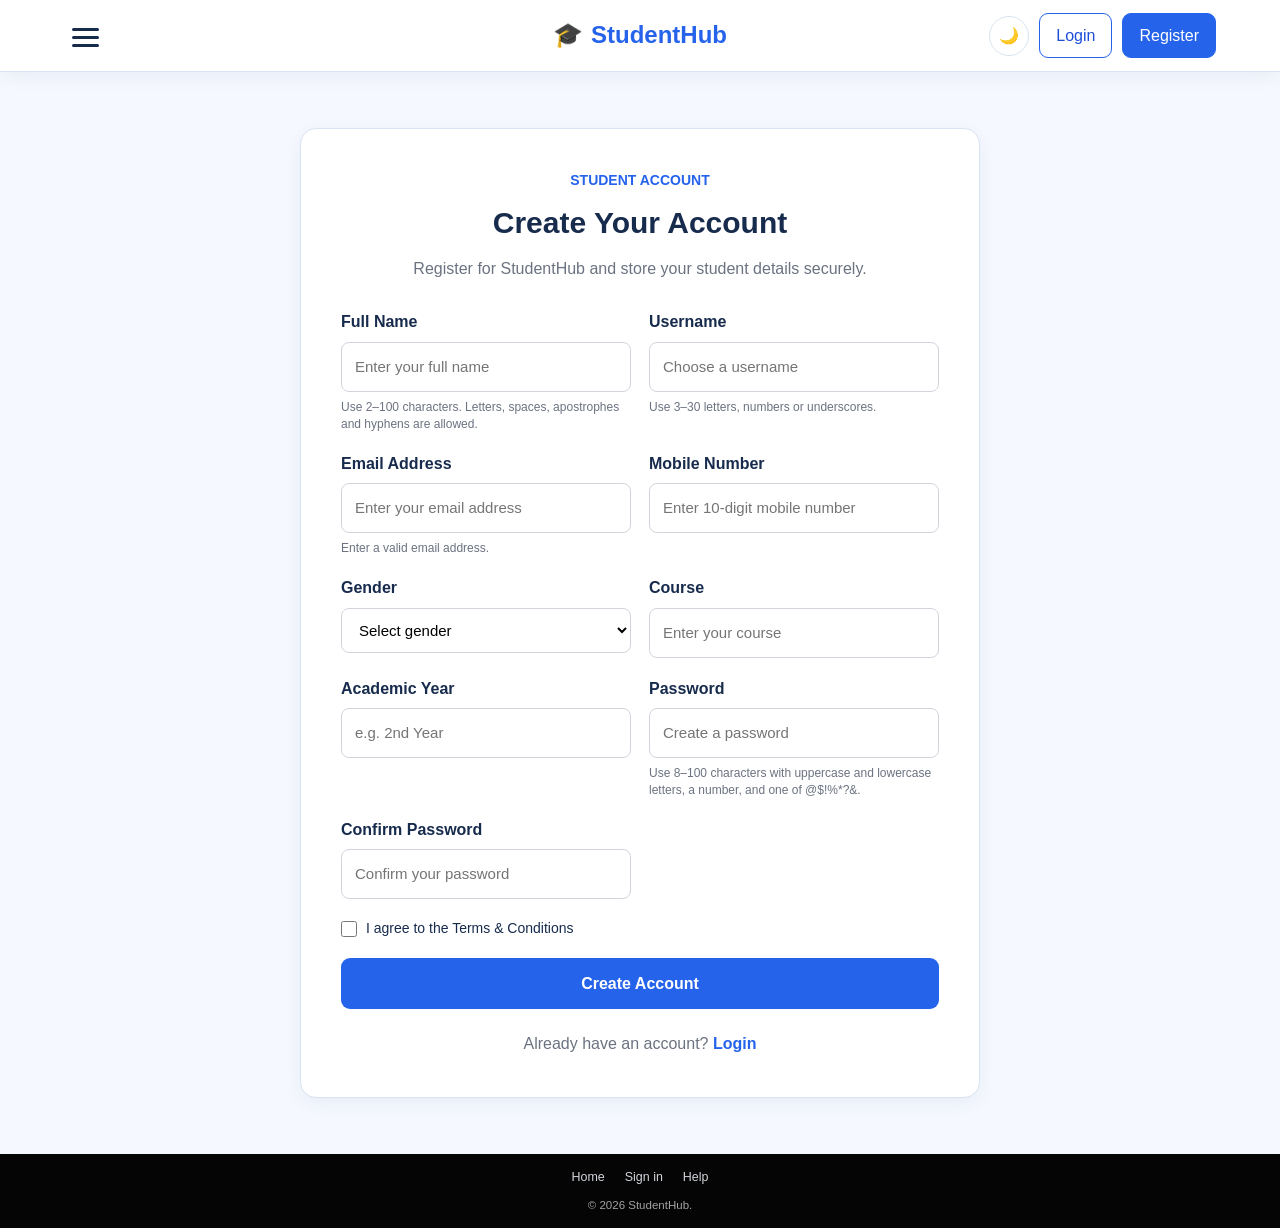
<file: html/register.html>
<!DOCTYPE html>
<html lang="en">
<head>
    <meta charset="UTF-8">
    <meta name="viewport" content="width=device-width, initial-scale=1.0">
    <title>StudentHub - Register</title>
    <link rel="stylesheet" href="css/register.css">
    <link rel="stylesheet" href="css/shared.css?v=5">
</head>

<body>
<header class="site-header">
    <div class="menu-container">
        <details class="menu-details">
            <summary class="menu-button" aria-label="Open navigation menu">
                <span></span><span></span><span></span>
            </summary>

            <nav class="dropdown-menu">
                <a href="index.html">🏠 Home</a>
                <a href="about.html">ⓘ About</a>
                <a href="dashboard.php">▣ Dashboard</a>
                <a href="events.html">▦ Events</a>
                <a href="profile.php">👤 Profile</a>
                <a href="contact.html">✉ Contact</a>
                <a href="admin.html">◉ Admin</a>
                <a href="faq.html">? FAQ</a>
            </nav>
        </details>
    </div>

    <a href="index.html" class="logo">
        <span class="logo-icon">🎓</span>
        <span>StudentHub</span>
    </a>

    <div class="auth-buttons">
        <button id="themeToggle" class="theme-button" type="button"
                aria-label="Switch to dark mode">🌙</button>
        <a href="login.html">Login</a>
        <a href="register.html" class="active">Register</a>
    </div>
</header>

<main class="main-content">
    <section class="register-section">
        <div class="register-header">
            <p class="section-label">Student Account</p>
            <h1>Create Your Account</h1>
            <p>Register for StudentHub and store your student details securely.</p>
        </div>

        <form class="register-form" id="registerForm"
              action="../php/register.php" method="POST" novalidate>
            <input type="hidden" name="csrf_token" id="csrf_token" value="">
            <p class="form-feedback" id="formFeedback"
               role="alert" aria-live="assertive" hidden></p>

            <div class="form-group">
                <label for="student_name">Full Name</label>
                <input type="text" id="student_name" name="student_name"
                       placeholder="Enter your full name"
                       minlength="2" maxlength="100" autocomplete="name"
                       aria-describedby="studentNameHint" required>
                <small id="studentNameHint">Use 2–100 characters. Letters, spaces, apostrophes and hyphens are allowed.</small>
            </div>

            <div class="form-group">
                <label for="username">Username</label>
                <input type="text" id="username" name="username"
                       placeholder="Choose a username"
                       minlength="3" maxlength="30"
                       pattern="[A-Za-z0-9_]{3,30}"
                       autocomplete="username"
                       aria-describedby="usernameHint" required>
                <small id="usernameHint">Use 3–30 letters, numbers or underscores.</small>
            </div>

            <div class="form-group">
                <label for="email">Email Address</label>
                <input type="email" id="email" name="email"
                       placeholder="Enter your email address"
                       maxlength="100" autocomplete="email"
                       aria-describedby="emailHint" required>
                <small id="emailHint">Enter a valid email address.</small>
            </div>

            <div class="form-group">
                <label for="mobile_no">Mobile Number</label>
                <input type="tel" id="mobile_no" name="mobile_no"
                       placeholder="Enter 10-digit mobile number"
                       maxlength="10" inputmode="numeric"
                       pattern="[0-9]{10}" autocomplete="tel" required>
            </div>

            <div class="form-group">
                <label for="gender">Gender</label>
                <select id="gender" name="gender" required>
                    <option value="">Select gender</option>
                    <option value="Male">Male</option>
                    <option value="Female">Female</option>
                    <option value="Other">Other</option>
                </select>
            </div>

            <div class="form-group">
                <label for="course">Course</label>
                <input type="text" id="course" name="course"
                       placeholder="Enter your course"
                       maxlength="100" autocomplete="off" required>
            </div>

            <div class="form-group">
                <label for="academic_year">Academic Year</label>
                <input type="text" id="academic_year" name="academic_year"
                       placeholder="e.g. 2nd Year"
                       maxlength="30" required>
            </div>

            <div class="form-group">
                <label for="password">Password</label>
                <input type="password" id="password" name="password"
                       placeholder="Create a password"
                       minlength="8" maxlength="100"
                       autocomplete="new-password"
                       aria-describedby="passwordHint" required>
                <small id="passwordHint">Use 8–100 characters with uppercase and lowercase letters, a number, and one of @$!%*?&amp;.</small>
            </div>

            <div class="form-group">
                <label for="confirm_password">Confirm Password</label>
                <input type="password" id="confirm_password" name="confirm_password"
                       placeholder="Confirm your password"
                       minlength="8" maxlength="100"
                       autocomplete="new-password" required>
            </div>

            <div class="terms">
                <input type="checkbox" id="terms" name="terms" required>
                <label for="terms">I agree to the Terms &amp; Conditions</label>
            </div>

            <button type="submit" class="register-submit">Create Account</button>
        </form>

        <p class="login-link">
            Already have an account?
            <a href="login.html">Login</a>
        </p>
    </section>
</main>

<footer class="studenthub-footer studenthub-footer--compact">
    <nav aria-label="Account help links">
        <a href="index.html">Home</a>
        <a href="login.html">Sign in</a>
        <a href="contact.html">Help</a>
    </nav>
    <p class="studenthub-footer__legal">&copy; 2026 StudentHub.</p>
</footer>

<script src="../javascript/register.js?v=3" defer></script>
<script src="../javascript/session-nav.js" defer></script>
</body>
</html>
</file>
<file: html/css/index.css>
/* =========================================================
   StudentHub - Dynamic UI Styles
   Save as: css/index.css
   ========================================================= */

:root {
    --bg: #f5f7fb;
    --surface: #ffffff;
    --surface-2: #eef2ff;
    --text: #172033;
    --muted: #65708a;
    --primary: #2563eb;
    --primary-dark: #1d4ed8;
    --border: #dfe4ef;
    --shadow: 0 12px 35px rgba(23, 32, 51, 0.10);
    --header: #ffffff;
    --danger: #dc2626;
}

body.dark-theme {
    --bg: #0f172a;
    --surface: #172033;
    --surface-2: #202b42;
    --text: #f3f4f6;
    --muted: #b7c0d4;
    --primary: #818cf8;
    --primary-dark: #a5b4fc;
    --border: #334155;
    --shadow: 0 12px 35px rgba(0, 0, 0, 0.35);
    --header: #111827;
}

* {
    box-sizing: border-box;
}

html {
    scroll-behavior: smooth;
}

body {
    margin: 0;
    font-family: Arial, Helvetica, sans-serif;
    background: var(--bg);
    color: var(--text);
    transition: background 0.25s ease, color 0.25s ease;
}

a {
    color: inherit;
}

.site-header {
    position: sticky;
    top: 0;
    z-index: 1000;
    min-height: 72px;
    padding: 12px 5%;
    display: flex;
    align-items: center;
    gap: 20px;
    background: var(--header);
    border-bottom: 1px solid var(--border);
    box-shadow: 0 4px 18px rgba(0,0,0,.05);
}

.logo {
    display: flex;
    align-items: center;
    gap: 8px;
    text-decoration: none;
    font-size: 1.35rem;
    font-weight: 800;
}

.logo-icon {
    font-size: 1.7rem;
}

.header-actions {
    margin-left: auto;
    display: flex;
    align-items: center;
    gap: 10px;
}

.theme-toggle,
.menu-button {
    border: 1px solid var(--border);
    background: var(--surface);
    color: var(--text);
    cursor: pointer;
}

.theme-toggle {
    width: 42px;
    height: 42px;
    border-radius: 50%;
    font-size: 1.1rem;
}

.menu-container {
    order: -1;
}

.menu-details {
    position: relative;
}

.menu-button {
    list-style: none;
    width: 44px;
    height: 44px;
    padding: 9px;
    border-radius: 9px;
    display: flex;
    flex-direction: column;
    justify-content: center;
    gap: 5px;
}

.menu-button::-webkit-details-marker {
    display: none;
}

.menu-button span {
    width: 100%;
    height: 3px;
    display: block;
    border-radius: 5px;
    background: var(--text);
    transition: transform .2s ease;
}

.menu-details[open] .menu-button span:nth-child(1) {
    transform: translateY(8px) rotate(45deg);
}

.menu-details[open] .menu-button span:nth-child(2) {
    opacity: 0;
}

.menu-details[open] .menu-button span:nth-child(3) {
    transform: translateY(-8px) rotate(-45deg);
}

.dropdown-menu {
    position: absolute;
    top: 55px;
    left: 0;
    width: 210px;
    padding: 8px;
    display: grid;
    gap: 4px;
    background: var(--surface);
    border: 1px solid var(--border);
    border-radius: 12px;
    box-shadow: var(--shadow);
}

.dropdown-menu a {
    padding: 11px 12px;
    border-radius: 8px;
    text-decoration: none;
}

.dropdown-menu a:hover {
    background: var(--surface-2);
}

.auth-buttons {
    display: flex;
    gap: 8px;
}

.login-button,
.register-button {
    padding: 10px 15px;
    border-radius: 8px;
    text-decoration: none;
    font-weight: 700;
}

.login-button {
    border: 1px solid var(--border);
}

.register-button,
.primary-action {
    border: 0;
    background: var(--primary);
    color: #fff;
}

.register-button:hover,
.primary-action:hover {
    background: var(--primary-dark);
}

.notification-banner {
    position: relative;
    z-index: 900;
    margin: 0;
    padding: 12px 5%;
    display: flex;
    justify-content: space-between;
    gap: 15px;
    align-items: center;
    background: var(--primary);
    color: white;
}

.notification-banner button {
    border: 0;
    background: transparent;
    color: inherit;
    font-size: 1.6rem;
    cursor: pointer;
    line-height: 1;
}

.notification-banner.hidden {
    display: none;
}

.main-content {
    width: min(1200px, 90%);
    margin: 30px auto;
}

.hero {
    position: relative;
    min-height: 390px;
    overflow: hidden;
    border-radius: 22px;
    box-shadow: var(--shadow);
}

.hero-slider {
    position: relative;
    min-height: 390px;
}

.hero-slide {
    position: absolute;
    inset: 0;
    padding: 60px 10%;
    display: flex;
    align-items: center;
    opacity: 0;
    visibility: hidden;
    transform: translateX(25px);
    transition: opacity .45s ease, transform .45s ease, visibility .45s;
    background: linear-gradient(135deg, var(--surface-2), var(--surface));
}

.hero-slide:nth-child(2) {
    background: linear-gradient(135deg, #dbeafe, var(--surface));
}

.hero-slide:nth-child(3) {
    background: linear-gradient(135deg, #dcfce7, var(--surface));
}

body.dark-theme .hero-slide:nth-child(2) {
    background: linear-gradient(135deg, #1e3a5f, var(--surface));
}

body.dark-theme .hero-slide:nth-child(3) {
    background: linear-gradient(135deg, #164e3b, var(--surface));
}

.hero-slide.active {
    opacity: 1;
    visibility: visible;
    transform: translateX(0);
}

.hero-slide h1 {
    margin: 10px 0;
    font-size: clamp(2rem, 5vw, 3.5rem);
}

.hero-slide p {
    max-width: 650px;
    color: var(--muted);
    font-size: 1.08rem;
    line-height: 1.7;
}

.slide-badge,
.section-kicker {
    color: var(--primary);
    font-weight: 800;
    text-transform: uppercase;
    letter-spacing: .08em;
    font-size: .8rem;
}

.primary-action,
.secondary-action {
    display: inline-block;
    padding: 11px 17px;
    border-radius: 8px;
    font-weight: 700;
    text-decoration: none;
    cursor: pointer;
}

.primary-action {
    color: white;
}

.secondary-action {
    background: transparent;
    color: var(--text);
    border: 1px solid var(--border);
}

.slider-prev,
.slider-next {
    position: absolute;
    top: 50%;
    z-index: 5;
    transform: translateY(-50%);
    width: 44px;
    height: 44px;
    border: 0;
    border-radius: 50%;
    background: rgba(255,255,255,.8);
    color: #172033;
    font-size: 2rem;
    cursor: pointer;
}

.slider-prev { left: 15px; }
.slider-next { right: 15px; }

.slider-dots {
    position: absolute;
    left: 50%;
    bottom: 18px;
    z-index: 6;
    display: flex;
    gap: 8px;
    transform: translateX(-50%);
}

.slider-dot {
    width: 10px;
    height: 10px;
    padding: 0;
    border: 0;
    border-radius: 50%;
    background: #94a3b8;
    cursor: pointer;
}

.slider-dot.active {
    background: var(--primary);
    transform: scale(1.25);
}

.features,
.event-grid {
    display: grid;
    gap: 20px;
}

.features {
    grid-template-columns: repeat(3, 1fr);
    margin: 35px 0;
}

.feature-card,
.event-card,
.faq-item {
    background: var(--surface);
    border: 1px solid var(--border);
    border-radius: 14px;
    box-shadow: var(--shadow);
}

.feature-card {
    padding: 25px;
}

.feature-icon {
    font-size: 2rem;
}

.feature-card p,
.event-content p,
.section-heading p {
    color: var(--muted);
    line-height: 1.6;
}

.event-grid {
    grid-template-columns: repeat(3, 1fr);
}

.event-card {
    overflow: hidden;
}

.event-image img {
    width: 100%;
    height: 190px;
    object-fit: cover;
    display: block;
}

.event-content {
    padding: 18px;
}

.view-all {
    margin: 25px 0;
    text-align: center;
}

.view-all a {
    color: var(--primary);
    font-weight: 800;
}

.faq-section {
    width: min(900px, 90%);
    margin: 70px auto;
}

.section-heading {
    margin-bottom: 22px;
}

.faq-list {
    display: grid;
    gap: 12px;
}

.faq-item {
    overflow: hidden;
}

.faq-question {
    width: 100%;
    padding: 18px 20px;
    display: flex;
    align-items: center;
    justify-content: space-between;
    border: 0;
    background: transparent;
    color: var(--text);
    font-size: 1rem;
    font-weight: 700;
    text-align: left;
    cursor: pointer;
}

.faq-question span {
    font-size: 1.5rem;
    color: var(--primary);
}

.faq-answer {
    display: grid;
    grid-template-rows: 0fr;
    transition: grid-template-rows .3s ease;
}

.faq-answer p {
    overflow: hidden;
    margin: 0;
    padding: 0 20px;
    color: var(--muted);
    line-height: 1.6;
}

.faq-item.open .faq-answer {
    grid-template-rows: 1fr;
}

.faq-item.open .faq-answer p {
    padding-bottom: 18px;
}

.modal {
    position: fixed;
    inset: 0;
    z-index: 2000;
    display: none;
    align-items: center;
    justify-content: center;
    padding: 20px;
}

.modal.open {
    display: flex;
}

.modal-backdrop {
    position: absolute;
    inset: 0;
    background: rgba(15, 23, 42, .7);
}

.modal-content {
    position: relative;
    z-index: 1;
    width: min(500px, 100%);
    padding: 35px;
    border-radius: 18px;
    background: var(--surface);
    box-shadow: 0 25px 70px rgba(0,0,0,.3);
    text-align: center;
    animation: modalIn .25s ease;
}

@keyframes modalIn {
    from { opacity: 0; transform: translateY(-20px) scale(.96); }
    to { opacity: 1; transform: translateY(0) scale(1); }
}

.modal-close {
    position: absolute;
    top: 12px;
    right: 15px;
    border: 0;
    background: transparent;
    color: var(--muted);
    font-size: 1.8rem;
    cursor: pointer;
}

.modal-icon {
    font-size: 3rem;
}

.modal-content p {
    color: var(--muted);
    line-height: 1.6;
}

.modal-actions {
    margin-top: 22px;
    display: flex;
    justify-content: center;
    gap: 10px;
    flex-wrap: wrap;
}

.site-footer {
    margin-top: 60px;
    padding: 25px;
    text-align: center;
    background: var(--header);
    border-top: 1px solid var(--border);
    color: var(--muted);
}

.visually-hidden {
    position: absolute;
    width: 1px;
    height: 1px;
    padding: 0;
    margin: -1px;
    overflow: hidden;
    clip: rect(0,0,0,0);
    white-space: nowrap;
    border: 0;
}

@media (max-width: 800px) {
    .site-header {
        padding: 10px 4%;
    }

    .logo-text {
        display: none;
    }

    .features,
    .event-grid {
        grid-template-columns: 1fr;
    }

    .auth-buttons .login-button {
        display: none;
    }

    .notification-banner {
        padding: 12px 4%;
    }

    .hero-slide {
        padding: 45px 12%;
    }
}

@media (max-width: 500px) {
    .register-button {
        padding: 9px 10px;
    }

    .theme-toggle {
        width: 38px;
        height: 38px;
    }

    .hero {
        min-height: 430px;
    }

    .hero-slider {
        min-height: 430px;
    }

    .hero-slide h1 {
        font-size: 2rem;
    }

    .slider-prev,
    .slider-next {
        width: 36px;
        height: 36px;
    }
}


/* Slider images */
.hero-slide {
    gap: 35px;
}

.slide-text {
    flex: 1;
    min-width: 0;
}

.slider-image {
    width: 42%;
    max-height: 280px;
    object-fit: cover;
    border-radius: 16px;
    box-shadow: var(--shadow);
}

body.dark-theme .slider-image {
    opacity: .9;
}

@media (max-width: 700px) {
    .hero-slide {
        flex-direction: column;
        justify-content: center;
        text-align: center;
        padding: 35px 12%;
        gap: 15px;
    }

    .slider-image {
        width: 70%;
        max-height: 150px;
    }
}
/* MODAL */

.modal {
    display: none;
    position: fixed;
    z-index: 1000;
    left: 0;
    top: 0;
    width: 100%;
    height: 100%;
    background: rgba(0, 0, 0, 0.6);

    justify-content: center;
    align-items: center;
}

.modal-box {
    width: 400px;
    padding: 30px;
    background: white;
    border-radius: 15px;
    text-align: center;
    position: relative;
}

.modal-box h2 {
    color: #2563eb;
}

.modal-box p {
    color: #555;
    line-height: 1.6;
}

.modal-close {
    position: absolute;
    right: 15px;
    top: 10px;

    border: none;
    background: none;

    font-size: 28px;
    cursor: pointer;
}

.modal-ok {
    padding: 10px 25px;
    border: none;
    border-radius: 7px;

    background: #2563eb;
    color: white;

    cursor: pointer;
}
</file>
<file: html/css/shared.css>
:root {
    color-scheme: light;
    --font-sans: "Inter", "Segoe UI", Roboto, "Helvetica Neue", Arial, sans-serif;
    --brand: #2563eb;
    --brand-strong: #1d4ed8;
    --page-bg: #f5f8ff;
    --surface: #ffffff;
    --text: #172b4d;
    --muted: #5b6b82;
    --border: #d9e4f2;
    --shadow: 0 12px 32px rgba(23, 43, 77, 0.08);
    --shadow-soft: 0 5px 18px rgba(23, 43, 77, 0.06);
}

body.dark-theme :is(h1, h2, h3, h4, h5, h6, label, legend, dt, dd) {
    color: var(--text) !important;
}

body.dark-theme :is(p, small, figcaption):not(.section-label):not(.page-label) {
    color: var(--muted) !important;
}

html {
    scroll-behavior: smooth;
}

*,
*::before,
*::after {
    box-sizing: border-box;
}

body {
    display: flex;
    flex-direction: column;
    min-height: 100vh;
    margin: 0;
    font-family: var(--font-sans);
    font-feature-settings: "kern" 1, "liga" 1;
    line-height: 1.6;
    text-rendering: optimizeLegibility;
    background: var(--page-bg);
    color: var(--text);
    transition: background-color 180ms ease, color 180ms ease;
}

body p,
body small,
body figcaption {
    color: var(--muted);
}

body :is(h1, h2, h3, h4, h5, h6, label, legend, dt, dd) {
    color: var(--text);
}

body.dark-theme {
    color-scheme: dark;
    --page-bg: #0f172a;
    --surface: #1e293b;
    --text: #f8fafc;
    --muted: #cbd5e1;
    --border: #475569;
    --shadow: 0 12px 32px rgba(0, 0, 0, 0.28);
    --shadow-soft: 0 5px 18px rgba(0, 0, 0, 0.18);
}

button,
input,
select,
textarea {
    font: inherit;
}

input,
select,
textarea,
button {
    letter-spacing: inherit;
}

a,
button {
    transition: color 160ms ease, background-color 160ms ease,
        border-color 160ms ease, box-shadow 160ms ease, transform 160ms ease;
}

:focus-visible {
    outline: 3px solid rgba(37, 99, 235, 0.5);
    outline-offset: 3px;
}

.site-header,
.top-header {
    display: flex;
    align-items: center;
    gap: 16px;
    position: sticky;
    top: 0;
    z-index: 1000;
    min-height: 72px;
    padding: 12px clamp(16px, 5vw, 64px);
    background: var(--surface);
    border-bottom: 1px solid var(--border);
    box-shadow: 0 4px 18px rgba(23, 43, 77, 0.06);
}

.site-header .logo,
.top-header .logo {
    color: var(--brand);
}

.site-header .logo,
.top-header .logo,
.logo {
    margin-left: 0;
    text-decoration: none;
}

.site-header .menu-container,
.site-header .menu-details,
.top-header .menu-container,
.top-header .menu-details {
    flex-shrink: 0;
}

.menu-button,
.theme-button,
.theme-toggle,
.toggle-password {
    color: var(--text);
    border-color: var(--border);
    border-radius: 10px;
    background-color: var(--surface);
    transition: background-color 160ms ease, color 160ms ease,
        border-color 160ms ease, transform 160ms ease;
}

.menu-button,
.theme-button,
.theme-toggle {
    display: inline-flex;
    align-items: center;
    justify-content: center;
}

.theme-button,
.theme-toggle {
    width: 40px;
    height: 40px;
    flex: 0 0 auto;
    border: 1px solid var(--border);
    border-radius: 50%;
    background: var(--surface);
    cursor: pointer;
}

.menu-button:hover,
.theme-button:hover,
.theme-toggle:hover,
.toggle-password:hover {
    background-color: #eff6ff;
    color: var(--brand-strong);
}

.dropdown-menu {
    z-index: 1100;
    border: 1px solid var(--border);
    border-radius: 12px;
    background: var(--surface);
    color: var(--text);
    box-shadow: var(--shadow);
    gap: 4px;
}

.dropdown-menu a {
    color: var(--text);
    border-radius: 8px;
    text-decoration: none;
}

.dropdown-menu a:hover,
.dropdown-menu a[aria-current="page"] {
    background: #eff6ff;
    color: var(--brand-strong);
}

.site-header .auth-buttons,
.site-header .header-actions,
.site-header .header-right,
.top-header .header-actions {
    align-items: center;
}

main {
    flex: 1 0 auto;
    width: 100%;
}

.main-content,
.login-main,
.profile-main,
.faq-page {
    width: min(100%, 1240px);
    margin-inline: auto;
    padding-inline: clamp(16px, 4vw, 48px);
    box-sizing: border-box;
}

:is(.main-content, .login-main, .profile-main, .faq-page) > :first-child {
    margin-top: 0;
}

:is(.main-content, .login-main, .profile-main, .faq-page) > :last-child {
    margin-bottom: 0;
}

:is(.login-section, .register-section, .contact-section, .contact-information,
    .contact-card, .faq-item, .summary-card, .dashboard-panel, .profile-card,
    .profile-details, .event-card, .event-item, .admin-card, .admin-panel,
    .modal-box) {
    border-color: var(--border);
    border-radius: 16px;
    box-shadow: var(--shadow-soft);
}

a {
    color: var(--brand-strong);
}

input,
select,
textarea {
    border-color: var(--border);
    border-radius: 9px;
}

input:focus,
select:focus,
textarea:focus {
    border-color: var(--brand);
    box-shadow: 0 0 0 3px rgba(37, 99, 235, 0.14);
    outline: none;
}

.auth-buttons a,
.login-submit,
.register-submit,
.register-event,
.event-search > button,
.faq-pagination button.active,
.modal-ok,
button[type="submit"] {
    border-color: var(--brand);
    border-radius: 9px;
}

.auth-buttons a:hover,
.login-submit:hover,
.register-submit:hover,
.register-event:hover,
.event-search > button:hover,
.modal-ok:hover,
button[type="submit"]:hover {
    transform: translateY(-1px);
}

.site-footer,
.footer {
    margin-top: auto;
    background: #17365f;
    color: #e2e8f0;
}

.site-footer a,
.footer a {
    color: #dbeafe;
}

.site-footer p,
.footer p {
    color: #d2deef;
}

.studenthub-footer {
    width: 100%;
    margin-top: auto;
    padding: 38px clamp(20px, 5vw, 64px) 22px;
    background: #050505;
    color: #f8fafc;
    font-size: 0.78rem;
}

.studenthub-footer a {
    color: #d1d5db;
    text-decoration: none;
}

.studenthub-footer a:hover,
.studenthub-footer a:focus-visible {
    color: #ffffff;
    text-decoration: underline;
}

.studenthub-footer__inner {
    width: min(100%, 1240px);
    margin-inline: auto;
}

.studenthub-footer__columns {
    display: grid;
    grid-template-columns: repeat(4, minmax(0, 1fr));
    gap: 28px;
    padding-bottom: 28px;
}

.studenthub-footer__column h2,
.studenthub-footer__connect h2 {
    margin: 0 0 12px;
    color: #ffffff !important;
    font-size: 0.82rem;
    font-weight: 700;
}

.studenthub-footer__column ul {
    display: grid;
    gap: 6px;
    margin: 0;
    padding: 0;
    list-style: none;
}

.studenthub-footer__column a {
    display: inline-block;
    line-height: 1.45;
}

.studenthub-footer__bottom {
    display: flex;
    align-items: center;
    justify-content: flex-end;
    gap: 24px;
    padding-top: 18px;
    border-top: 1px solid #303030;
}

.studenthub-footer__connect {
    text-align: right;
}

.studenthub-footer__icons {
    display: flex;
    justify-content: flex-end;
    gap: 8px;
}

.studenthub-footer__icons a {
    display: inline-flex;
    width: 30px;
    height: 30px;
    align-items: center;
    justify-content: center;
    border: 1px solid #777777;
    border-radius: 50%;
    color: #ffffff;
    font-size: 0.8rem;
    font-weight: 700;
}

.studenthub-footer__legal {
    margin: 18px 0 0;
    color: #a3a3a3 !important;
    font-size: 0.72rem;
}

.studenthub-footer--compact,
.studenthub-footer--minimal {
    padding: 14px 20px;
    text-align: center;
}

.studenthub-footer--compact nav {
    display: flex;
    flex-wrap: wrap;
    justify-content: center;
    gap: 8px 20px;
}

.studenthub-footer--compact .studenthub-footer__legal,
.studenthub-footer--minimal .studenthub-footer__legal {
    margin: 8px 0 0;
}

body.dark-theme .studenthub-footer {
    background: #050505;
    color: #f8fafc;
}

body.dark-theme .studenthub-footer :is(h2, p, a) {
    color: #f8fafc !important;
}

@media (max-width: 700px) {
    .studenthub-footer__columns {
        grid-template-columns: repeat(2, minmax(0, 1fr));
        gap: 24px 18px;
    }

    .studenthub-footer__bottom {
        align-items: flex-start;
        flex-direction: column;
    }

    .studenthub-footer__connect {
        text-align: left;
    }

    .studenthub-footer__icons {
        justify-content: flex-start;
    }
}

@media (max-width: 380px) {
    .studenthub-footer__columns {
        grid-template-columns: 1fr 1fr;
        gap: 20px 12px;
    }
}

body.dark-theme .site-header,
body.dark-theme .top-header,
body.dark-theme .dropdown-menu,
body.dark-theme .login-section,
body.dark-theme .register-section,
body.dark-theme .contact-section,
body.dark-theme .contact-information,
body.dark-theme .contact-card,
body.dark-theme .faq-item,
body.dark-theme .summary-card,
body.dark-theme .dashboard-panel,
body.dark-theme .profile-card,
body.dark-theme .modal-box {
    background-color: var(--surface);
    color: var(--text);
    border-color: var(--border);
    box-shadow: var(--shadow-soft);
}

body.dark-theme .dropdown-menu a,
body.dark-theme .site-header .logo,
body.dark-theme .top-header .logo {
    color: var(--text);
}

body.dark-theme input,
body.dark-theme select,
body.dark-theme textarea {
    background-color: #0f172a;
    color: var(--text);
    border-color: var(--border);
}

body.dark-theme .menu-button:hover,
body.dark-theme .theme-button:hover,
body.dark-theme .theme-toggle:hover,
body.dark-theme .dropdown-menu a:hover,
body.dark-theme .dropdown-menu a[aria-current="page"] {
    background-color: #263a57;
    color: #bfdbfe;
}

@media (max-width: 640px) {
    .site-header,
    .top-header {
        flex-wrap: wrap;
        gap: 8px 12px;
        padding-left: 16px;
        padding-right: 16px;
    }

    .site-header .logo,
    .top-header .logo,
    .logo {
        min-width: 0;
        font-size: 1.15rem;
    }

    .site-header .auth-buttons,
    .site-header .header-actions,
    .site-header .header-right,
    .top-header .header-actions {
        flex-wrap: wrap;
        gap: 8px;
        margin-left: auto;
    }

    .site-header .auth-buttons a {
        padding: 8px 10px;
    }

    .top-header .header-content {
        flex-wrap: wrap;
        gap: 8px 12px;
        width: 100%;
        padding: 8px 0;
    }

    .dropdown-menu {
        max-width: calc(100vw - 32px);
    }

    .main-content,
    .login-main,
    .profile-main,
    .faq-page {
        padding-inline: 16px;
    }
}

@media (prefers-reduced-motion: reduce) {
    *,
    *::before,
    *::after {
        scroll-behavior: auto !important;
        transition-duration: 0.01ms !important;
        animation-duration: 0.01ms !important;
        animation-iteration-count: 1 !important;
    }
}

.site-header {
    display: grid;
    grid-template-columns: minmax(0, 1fr) auto minmax(0, 1fr);
    gap: 12px;
}

.site-header > .menu-container {
    grid-column: 1;
    grid-row: 1;
    justify-self: start;
}

.site-header > .logo {
    grid-column: 2;
    grid-row: 1;
    display: inline-flex;
    align-items: center;
    justify-content: center;
    gap: 8px;
    justify-self: center;
    white-space: nowrap;
    font-size: 1.5rem;
    font-weight: 700;
}

.site-header > .logo .logo-text {
    font-size: inherit !important;
    font-weight: 700 !important;
}

.site-header > .header-actions,
.site-header > .header-right,
.site-header > .auth-buttons {
    grid-column: 3;
    grid-row: 1;
    justify-self: end;
    margin-left: 0;
}

.site-header > .logo .logo-icon {
    font-size: 1.5rem !important;
    line-height: 1;
}

.site-header > .logo {
    font-size: 1.5rem !important;
}

.top-header .header-content {
    position: relative;
    display: grid;
    grid-template-columns: minmax(0, 1fr) auto minmax(0, 1fr);
    align-items: center;
    gap: 12px;
    width: 100%;
    max-width: none;
}

.top-header .header-brand {
    display: contents;
}

.top-header .header-brand > .menu-details {
    grid-column: 1;
    grid-row: 1;
    justify-self: start;
}

.top-header .header-brand > .logo {
    grid-column: 2;
    grid-row: 1;
    display: inline-flex;
    align-items: center;
    justify-content: center;
    gap: 8px;
    justify-self: center;
    white-space: nowrap;
    font-size: 1.5rem;
    font-weight: 700;
}

.top-header .header-brand > .logo .logo-text {
    font-size: inherit !important;
    font-weight: 700 !important;
}

.top-header .header-brand > .logo .logo-icon {
    font-size: 1.5rem !important;
    line-height: 1;
}

.top-header .header-brand > .logo {
    font-size: 1.5rem !important;
}

.top-header .header-actions {
    grid-column: 3;
    grid-row: 1;
    justify-self: end;
}

@media (max-width: 640px) {
    .site-header {
        grid-template-columns: minmax(40px, 1fr) auto minmax(40px, 1fr);
        row-gap: 8px;
    }

    .site-header > .header-actions,
    .site-header > .header-right,
    .site-header > .auth-buttons {
        grid-column: 1 / -1;
        grid-row: 2;
        justify-self: end;
    }

    .site-header > .logo,
    .top-header .header-brand > .logo {
        font-size: 1.25rem !important;
    }

    .site-header > .logo .logo-text,
    .top-header .header-brand > .logo .logo-text {
        font-size: inherit !important;
    }

    .site-header > .logo .logo-icon,
    .top-header .header-brand > .logo .logo-icon {
        font-size: 1.25rem !important;
    }

    .site-header > .logo .logo-text {
        display: inline;
    }

    .top-header .header-content {
        grid-template-columns: minmax(40px, 1fr) auto minmax(40px, 1fr);
    }

    .top-header .header-actions {
        grid-column: 1 / -1;
        grid-row: 2;
        justify-self: end;
    }
}
</file>
<file: html/css/about.css>
/* =========================================================
   STUDENTHUB - ABOUT PAGE
   COMPLETE CSS
   HTML5 DROPDOWN - NO JAVASCRIPT
   ========================================================= */


/* =========================================================
   1. GLOBAL RESET
   ========================================================= */

*,
*::before,
*::after {
    box-sizing: border-box;
}


html {
    margin: 0;
    padding: 0;
    width: 100%;
    min-height: 100%;
    scroll-behavior: smooth;
}


body {
    margin: 0;
    padding: 0;

    width: 100%;
    min-height: 100vh;

    font-family:
        Arial,
        Helvetica,
        sans-serif;

    font-size: 15px;

    line-height: 1.6;

    color: #1f2937;

    background:
        #f4f7fb;
}


/* =========================================================
   2. LINKS
   ========================================================= */

a {
    color: inherit;
}


/* =========================================================
   3. HEADER
   ========================================================= */

.site-header {

    position: relative;

    z-index: 9999;

    width: 100%;

    height: 70px;

    display: grid;

    grid-template-columns:
        1fr
        auto
        1fr;

    align-items: center;

    padding:
        8px 22px;

    background:
        #ffffff;

    border-bottom:
        1px solid #dce3ec;

    box-shadow:
        0 3px 15px
        rgba(15, 23, 42, 0.08);

    overflow: visible;
}


/* =========================================================
   4. MENU CONTAINER
   ========================================================= */

.menu-container {

    position: relative;

    justify-self: start;

    width: 44px;

    height: 44px;

    z-index: 99999;

    overflow: visible;
}


/* =========================================================
   5. DETAILS
   ========================================================= */

.menu-details {

    position: relative;

    display: block;

    width: 44px;

    margin: 0;

    padding: 0;
}


/* =========================================================
   6. REMOVE DEFAULT DETAILS ARROW
   ========================================================= */

.menu-details > summary {
    list-style: none;
}


.menu-details > summary::-webkit-details-marker {
    display: none;
}


.menu-details > summary::marker {
    display: none;
}


/* =========================================================
   7. MENU BUTTON
   ========================================================= */

.menu-button {

    width: 44px;

    height: 44px;

    display: flex;

    flex-direction: column;

    align-items: center;

    justify-content: center;

    gap: 5px;

    margin: 0;

    padding: 0;

    background:
        #ffffff;

    border:
        1px solid #cbd5e1;

    border-radius:
        8px;

    cursor:
        pointer;

    user-select:
        none;

    position:
        relative;

    z-index:
        100000;
}


/* =========================================================
   8. MENU LINES
   ========================================================= */

.menu-button span {

    display: block;

    width: 23px;

    height: 3px;

    background:
        #1f4f9a;

    border-radius:
        5px;

    transition:
        transform 0.25s ease,
        opacity 0.25s ease;
}


/* =========================================================
   9. MENU HOVER
   ========================================================= */

.menu-button:hover {

    background:
        #edf3ff;

    border-color:
        #9bb8e5;
}


/* =========================================================
   10. MENU FOCUS
   ========================================================= */

.menu-button:focus-visible {

    outline:
        3px solid
        rgba(37, 99, 235, 0.25);

    outline-offset:
        3px;
}


/* =========================================================
   11. OPEN MENU
   ========================================================= */

.menu-details[open]
> .menu-button {

    background:
        #edf3ff;

    border-color:
        #9bb8e5;
}


/* =========================================================
   12. HAMBURGER TO X
   ========================================================= */

.menu-details[open]
> .menu-button
span:nth-child(1) {

    transform:
        translateY(8px)
        rotate(45deg);
}


.menu-details[open]
> .menu-button
span:nth-child(2) {

    opacity:
        0;
}


.menu-details[open]
> .menu-button
span:nth-child(3) {

    transform:
        translateY(-8px)
        rotate(-45deg);
}


/* =========================================================
   13. DROPDOWN MENU
   ========================================================= */

.dropdown-menu {

    position:
        absolute;

    top:
        calc(100% + 10px);

    left:
        0;

    width:
        270px;

    max-width:
        calc(100vw - 20px);

    display:
        none;

    flex-direction:
        column;

    gap:
        2px;

    margin:
        0;

    padding:
        8px;

    background:
        #ffffff;

    border:
        1px solid #d5deeb;

    border-radius:
        12px;

    box-shadow:
        0 15px 40px
        rgba(15, 23, 42, 0.20);

    overflow:
        hidden;

    z-index:
        999999;
}


/* =========================================================
   14. DISPLAY DROPDOWN WHEN OPEN
   ========================================================= */

.menu-details[open]
> .dropdown-menu {

    display:
        flex;

    animation:
        menu-open
        0.2s
        ease-out;
}


/* =========================================================
   15. DROPDOWN ANIMATION
   ========================================================= */

@keyframes menu-open {

    from {

        opacity:
            0;

        transform:
            translateY(-8px);
    }

    to {

        opacity:
            1;

        transform:
            translateY(0);
    }
}


/* =========================================================
   16. DROPDOWN LINKS
   ========================================================= */

.dropdown-menu a {

    width:
        100%;

    min-height:
        42px;

    display:
        flex;

    align-items:
        center;

    gap:
        10px;

    padding:
        10px 12px;

    margin:
        0;

    box-sizing:
        border-box;

    border-radius:
        8px;

    color:
        #243447;

    background:
        transparent;

    font-family:
        Arial,
        Helvetica,
        sans-serif;

    font-size:
        14px;

    font-weight:
        600;

    line-height:
        1.3;

    text-decoration:
        none;

    white-space:
        nowrap;

    transition:
        background 0.2s ease,
        color 0.2s ease,
        padding-left 0.2s ease;
}


/* =========================================================
   17. DROPDOWN LINK HOVER
   ========================================================= */

.dropdown-menu a:hover {

    background:
        #edf3ff;

    color:
        #1f4f9a;

    padding-left:
        16px;
}


/* =========================================================
   18. ACTIVE PAGE
   ========================================================= */

.dropdown-menu a[aria-current="page"] {

    background:
        #e7efff;

    color:
        #1f4f9a;

    font-weight:
        800;
}


/* =========================================================
   19. LOGO
   ========================================================= */

.logo {

    justify-self:
        center;

    display:
        flex;

    align-items:
        center;

    justify-content:
        center;

    gap:
        6px;

    color:
        #173f7a;

    font-family:
        Arial,
        Helvetica,
        sans-serif;

    font-size:
        15px;

    font-weight:
        800;

    text-decoration:
        none;
}


/* =========================================================
   20. LOGO ICON
   ========================================================= */

.logo-icon {

    display:
        inline-flex;

    align-items:
        center;

    justify-content:
        center;

    font-size:
        23px;

    line-height:
        1;
}


/* =========================================================
   21. LOGO TEXT
   ========================================================= */

.logo-text {

    font-size:
        15px;

    font-weight:
        800;

    letter-spacing:
        0.2px;
}


/* =========================================================
   22. AUTH BUTTONS
   ========================================================= */

.auth-buttons {

    justify-self:
        end;

    display:
        flex;

    align-items:
        center;

    gap:
        8px;
}


/* =========================================================
   23. AUTH LINKS
   ========================================================= */

.auth-buttons a {

    display:
        inline-flex;

    align-items:
        center;

    justify-content:
        center;

    min-height:
        34px;

    padding:
        7px 13px;

    border:
        1px solid #cbd5e1;

    border-radius:
        6px;

    background:
        #ffffff;

    color:
        #374151;

    font-family:
        Arial,
        Helvetica,
        sans-serif;

    font-size:
        12px;

    font-weight:
        700;

    text-decoration:
        none;

    transition:
        background 0.2s ease,
        color 0.2s ease,
        border-color 0.2s ease,
        transform 0.2s ease;
}


/* =========================================================
   24. AUTH HOVER
   ========================================================= */

.auth-buttons a:hover {

    background:
        #edf3ff;

    color:
        #1f4f9a;

    border-color:
        #a9c2e6;

    transform:
        translateY(-1px);
}


/* =========================================================
   25. REGISTER BUTTON
   ========================================================= */

.auth-buttons a:last-child {

    color:
        #ffffff;

    background:
        #1f4f9a;

    border-color:
        #1f4f9a;
}


.auth-buttons a:last-child:hover {

    color:
        #ffffff;

    background:
        #163d79;

    border-color:
        #163d79;
}


/* =========================================================
   26. PAGE LAYOUT
   ========================================================= */

.page-layout {

    width:
        100%;

    min-height:
        calc(100vh - 70px);

    display:
        block;
}


/* =========================================================
   27. MAIN CONTENT
   ========================================================= */

.main-content {

    width:
        100%;

    max-width:
        1100px;

    margin:
        0 auto;

    padding:
        40px 30px 60px;
}


/* =========================================================
   28. ABOUT SECTION
   ========================================================= */

.about-section {

    width:
        100%;

    margin:
        0;

    padding:
        30px;

    background:
        #ffffff;

    border:
        1px solid #e1e7ef;

    border-radius:
        16px;

    box-shadow:
        0 8px 25px
        rgba(15, 23, 42, 0.07);
}


/* =========================================================
   29. ABOUT TITLE
   ========================================================= */

.about-section h1 {

    margin:
        0 0 25px;

    color:
        #111827;

    font-family:
        Arial,
        Helvetica,
        sans-serif;

    font-size:
        30px;

    font-weight:
        800;

    line-height:
        1.2;
}


/* =========================================================
   30. ABOUT INTRODUCTION
   ========================================================= */

.about-introduction {

    width:
        100%;

    display:
        grid;

    grid-template-columns:
        minmax(280px, 42%)
        1fr;

    align-items:
        center;

    gap:
        35px;
}


/* =========================================================
   31. ABOUT IMAGE
   ========================================================= */

.about-image {

    width:
        100%;

    min-height:
        250px;

    overflow:
        hidden;

    border-radius:
        12px;

    background:
        #e8eef7;

    border:
        1px solid #d9e2ee;
}


/* =========================================================
   32. ABOUT IMAGE IMG
   ========================================================= */

.about-image img {

    display:
        block;

    width:
        100%;

    height:
        250px;

    object-fit:
        cover;

    object-position:
        center;
}


/* =========================================================
   33. ABOUT DESCRIPTION
   ========================================================= */

.about-description {

    width:
        100%;
}


/* =========================================================
   34. DESCRIPTION PARAGRAPHS
   ========================================================= */

.about-description p {

    margin:
        0 0 18px;

    color:
        #4b5563;

    font-family:
        Arial,
        Helvetica,
        sans-serif;

    font-size:
        15px;

    line-height:
        1.8;
}


.about-description p:last-child {

    margin-bottom:
        0;
}


/* =========================================================
   35. MISSION SECTION
   ========================================================= */

.mission-section {

    width:
        100%;

    margin:
        25px 0 0;

    padding:
        30px;

    background:
        #ffffff;

    border:
        1px solid #e1e7ef;

    border-radius:
        16px;

    box-shadow:
        0 8px 25px
        rgba(15, 23, 42, 0.06);
}


/* =========================================================
   36. MISSION TITLE
   ========================================================= */

.mission-section h2 {

    margin:
        0 0 15px;

    color:
        #173f7a;

    font-size:
        22px;

    font-weight:
        800;
}


/* =========================================================
   37. MISSION TEXT
   ========================================================= */

.mission-section p {

    margin:
        0 0 15px;

    color:
        #4b5563;

    font-size:
        15px;

    line-height:
        1.8;
}


.mission-section p:last-child {

    margin-bottom:
        0;
}


/* =========================================================
   38. VALUES SECTION
   ========================================================= */

.values-section {

    width:
        100%;

    margin:
        25px 0 0;

    display:
        grid;

    grid-template-columns:
        repeat(3, 1fr);

    gap:
        20px;
}


/* =========================================================
   39. VALUE CARD
   ========================================================= */

.value-card {

    min-width:
        0;

    padding:
        25px 20px;

    text-align:
        center;

    background:
        #ffffff;

    border:
        1px solid #e1e7ef;

    border-radius:
        14px;

    box-shadow:
        0 6px 20px
        rgba(15, 23, 42, 0.06);

    transition:
        transform 0.25s ease,
        box-shadow 0.25s ease,
        border-color 0.25s ease;
}


/* =========================================================
   40. VALUE CARD HOVER
   ========================================================= */

.value-card:hover {

    transform:
        translateY(-5px);

    border-color:
        #bdd0eb;

    box-shadow:
        0 12px 28px
        rgba(15, 23, 42, 0.10);
}


/* =========================================================
   41. VALUE ICON
   ========================================================= */

.value-icon {

    width:
        58px;

    height:
        58px;

    display:
        flex;

    align-items:
        center;

    justify-content:
        center;

    margin:
        0 auto 15px;

    border-radius:
        50%;

    background:
        #edf3ff;

    color:
        #1f4f9a;

    font-size:
        25px;
}


/* =========================================================
   42. VALUE TITLE
   ========================================================= */

.value-card h3 {

    margin:
        0 0 10px;

    color:
        #111827;

    font-size:
        17px;

    font-weight:
        800;
}


/* =========================================================
   43. VALUE DESCRIPTION
   ========================================================= */

.value-card p {

    margin:
        0;

    color:
        #6b7280;

    font-size:
        13px;

    line-height:
        1.7;
}


/* =========================================================
   44. VISUALLY HIDDEN
   ========================================================= */

.visually-hidden {

    position:
        absolute;

    width:
        1px;

    height:
        1px;

    padding:
        0;

    margin:
        -1px;

    overflow:
        hidden;

    clip:
        rect(0, 0, 0, 0);

    white-space:
        nowrap;

    border:
        0;
}


/* =========================================================
   45. FOOTER
   ========================================================= */

.site-footer {

    width:
        100%;

    padding:
        22px 20px;

    background:
        #ffffff;

    border-top:
        1px solid #e1e7ef;

    text-align:
        center;

    color:
        #64748b;

    font-size:
        12px;
}


.site-footer p {

    margin:
        0;

    line-height:
        1.6;
}


/* =========================================================
   46. TABLET
   ========================================================= */

@media (max-width: 900px) {

    .main-content {

        padding:
            30px 20px 50px;
    }


    .about-introduction {

        grid-template-columns:
            1fr;

        gap:
            25px;
    }


    .about-image {

        max-width:
            600px;

        margin:
            0 auto;
    }


    .values-section {

        grid-template-columns:
            repeat(2, 1fr);
    }

}


/* =========================================================
   47. MOBILE
   ========================================================= */

@media (max-width: 600px) {

    .site-header {

        height:
            64px;

        min-height:
            64px;

        padding:
            8px 12px;
    }


    .menu-container {

        width:
            40px;

        height:
            40px;
    }


    .menu-details {

        width:
            40px;
    }


    .menu-button {

        width:
            40px;

        height:
            40px;
    }


    .menu-button span {

        width:
            21px;

        height:
            2px;
    }


    .dropdown-menu {

        width:
            250px;

        max-width:
            calc(100vw - 20px);
    }


    .dropdown-menu a {

        min-height:
            40px;

        font-size:
            13px;
    }


    .logo {

        gap:
            4px;

        font-size:
            12px;
    }


    .logo-icon {

        font-size:
            19px;
    }


    .logo-text {

        font-size:
            12px;
    }


    .auth-buttons {

        gap:
            4px;
    }


    .auth-buttons a {

        min-height:
            30px;

        padding:
            5px 8px;

        font-size:
            10px;
    }


    .main-content {

        padding:
            18px 12px 35px;
    }


    .about-section {

        padding:
            20px;

        border-radius:
            12px;
    }


    .about-section h1 {

        font-size:
            24px;

        margin-bottom:
            20px;
    }


    .about-image {

        min-height:
            200px;
    }


    .about-image img {

        height:
            200px;
    }


    .about-description p {

        font-size:
            14px;

        line-height:
            1.7;
    }


    .mission-section {

        padding:
            20px;

        border-radius:
            12px;
    }


    .mission-section h2 {

        font-size:
            20px;
    }


    .mission-section p {

        font-size:
            14px;
    }


    .values-section {

        grid-template-columns:
            1fr;

        gap:
            15px;
    }


    .value-card {

        padding:
            22px 18px;
    }

}


/* =========================================================
   48. SMALL MOBILE
   ========================================================= */

@media (max-width: 400px) {

    .site-header {

        grid-template-columns:
            40px
            1fr
            auto;

        padding:
            7px 8px;
    }


    .logo-text {

        font-size:
            10px;
    }


    .logo-icon {

        font-size:
            16px;
    }


    .auth-buttons a {

        padding:
            4px 6px;

        font-size:
            9px;
    }


    .dropdown-menu {

        width:
            235px;

        max-width:
            calc(100vw - 16px);
    }


    .main-content {

        padding:
            12px 8px 30px;
    }


    .about-section {

        padding:
            16px;
    }


    .about-section h1 {

        font-size:
            22px;
    }

}


/* =========================================================
   49. ACCESSIBILITY
   ========================================================= */

a:focus-visible,
summary:focus-visible {

    outline:
        3px solid
        rgba(37, 99, 235, 0.30);

    outline-offset:
        3px;
}


/* =========================================================
   50. REDUCED MOTION
   ========================================================= */

@media (prefers-reduced-motion: reduce) {

    *,
    *::before,
    *::after {

        animation:
            none !important;

        transition:
            none !important;

        scroll-behavior:
            auto !important;
    }

}
</file>
<file: html/css/contact.css>
/* =========================================================
   STUDENTHUB
   CONTACT PAGE
   COMPLETE PROFESSIONAL CSS
   ========================================================= */


/* =========================================================
   01. RESET
   ========================================================= */

*,
*::before,
*::after {
    box-sizing: border-box;
}


html {
    margin: 0;
    padding: 0;

    width: 100%;

    min-height: 100%;

    scroll-behavior: smooth;
}


body {
    margin: 0;
    padding: 0;

    width: 100%;

    min-height: 100vh;

    font-family:
        Arial,
        Helvetica,
        sans-serif;

    font-size: 15px;

    line-height: 1.6;

    color: #1f2937;

    background:
        #f4f7fb;
}


/* =========================================================
   02. LINKS
   ========================================================= */

a {
    color: inherit;
}


/* =========================================================
   03. HEADER
   ========================================================= */

.site-header {

    position: relative;

    z-index: 10000;

    width: 100%;

    min-height: 70px;

    display: grid;

    grid-template-columns:
        1fr
        auto
        1fr;

    align-items: center;

    padding:
        8px 24px;

    background:
        #ffffff;

    border-bottom:
        1px solid #dce3ec;

    box-shadow:
        0 3px 18px
        rgba(15, 23, 42, 0.08);

    overflow: visible;
}


/* =========================================================
   04. MENU CONTAINER
   ========================================================= */

.menu-container {

    position: relative;

    justify-self: start;

    width: 44px;

    height: 44px;

    z-index: 99999;

    overflow: visible;
}


/* =========================================================
   05. DETAILS
   ========================================================= */

.menu-details {

    position: relative;

    display: block;

    width: 44px;

    margin: 0;

    padding: 0;
}


/* =========================================================
   06. REMOVE SUMMARY MARKER
   ========================================================= */

.menu-details > summary {

    list-style: none;

    -webkit-list-style: none;

    list-style-type: none;
}


.menu-details > summary::-webkit-details-marker {

    display: none;
}


.menu-details > summary::marker {

    display: none;
}


/* =========================================================
   07. THREE LINE BUTTON
   ========================================================= */

.menu-button {

    width: 44px;

    height: 44px;

    display: flex;

    flex-direction: column;

    align-items: center;

    justify-content: center;

    gap: 5px;

    margin: 0;

    padding: 0;

    background:
        #ffffff;

    border:
        1px solid #cbd5e1;

    border-radius:
        8px;

    cursor:
        pointer;

    user-select:
        none;

    position: relative;

    z-index: 100000;
}


/* =========================================================
   08. THREE MENU LINES
   ========================================================= */

.menu-button span {

    display: block;

    width: 23px;

    height: 3px;

    background:
        #1f4f9a;

    border-radius:
        5px;

    transition:
        transform 0.25s ease,
        opacity 0.25s ease;
}


/* =========================================================
   09. MENU HOVER
   ========================================================= */

.menu-button:hover {

    background:
        #edf3ff;

    border-color:
        #9bb8e5;
}


/* =========================================================
   10. MENU FOCUS
   ========================================================= */

.menu-button:focus-visible {

    outline:
        3px solid
        rgba(37, 99, 235, 0.25);

    outline-offset:
        3px;
}


/* =========================================================
   11. OPEN MENU BUTTON
   ========================================================= */

.menu-details[open]
> .menu-button {

    background:
        #edf3ff;

    border-color:
        #9bb8e5;
}


/* =========================================================
   12. HAMBURGER TO X
   ========================================================= */

.menu-details[open]
> .menu-button
span:nth-child(1) {

    transform:
        translateY(8px)
        rotate(45deg);
}


.menu-details[open]
> .menu-button
span:nth-child(2) {

    opacity: 0;
}


.menu-details[open]
> .menu-button
span:nth-child(3) {

    transform:
        translateY(-8px)
        rotate(-45deg);
}


/* =========================================================
   13. DROPDOWN MENU
   ========================================================= */

.dropdown-menu {

    position: absolute;

    top:
        calc(100% + 10px);

    left: 0;

    width: 270px;

    max-width:
        calc(100vw - 20px);

    display: none;

    flex-direction: column;

    gap: 3px;

    margin: 0;

    padding: 8px;

    background:
        #ffffff;

    border:
        1px solid #d5deeb;

    border-radius:
        12px;

    box-shadow:
        0 18px 45px
        rgba(15, 23, 42, 0.20);

    overflow: hidden;

    z-index: 999999;
}


/* =========================================================
   14. OPEN DROPDOWN
   ========================================================= */

.menu-details[open]
> .dropdown-menu {

    display: flex;

    animation:
        dropdown-open
        0.20s
        ease-out;
}


/* =========================================================
   15. DROPDOWN ANIMATION
   ========================================================= */

@keyframes dropdown-open {

    from {

        opacity: 0;

        transform:
            translateY(-8px);
    }

    to {

        opacity: 1;

        transform:
            translateY(0);
    }
}


/* =========================================================
   16. DROPDOWN LINKS
   ========================================================= */

.dropdown-menu a {

    width: 100%;

    min-height: 44px;

    display: flex;

    align-items: center;

    gap: 11px;

    padding:
        10px 13px;

    color:
        #243447;

    background:
        transparent;

    border-radius:
        8px;

    font-size:
        14px;

    font-weight:
        600;

    line-height:
        1.3;

    text-decoration:
        none;

    white-space:
        nowrap;

    transition:
        background 0.2s ease,
        color 0.2s ease,
        padding-left 0.2s ease;
}


/* =========================================================
   17. MENU ICON
   ========================================================= */

.menu-icon {

    width: 23px;

    min-width: 23px;

    display: inline-flex;

    align-items: center;

    justify-content: center;

    font-size: 15px;
}


/* =========================================================
   18. DROPDOWN HOVER
   ========================================================= */

.dropdown-menu a:hover {

    color:
        #1f4f9a;

    background:
        #edf3ff;

    padding-left:
        17px;
}


/* =========================================================
   19. ACTIVE PAGE
   ========================================================= */

.dropdown-menu a[aria-current="page"] {

    color:
        #1f4f9a;

    background:
        #e7efff;

    font-weight:
        800;
}


/* =========================================================
   20. LOGO
   ========================================================= */

.logo {

    justify-self: center;

    display: flex;

    align-items: center;

    justify-content: center;

    gap: 6px;

    color:
        #173f7a;

    text-decoration:
        none;
}


/* =========================================================
   21. LOGO ICON
   ========================================================= */

.logo-icon {

    display: inline-flex;

    align-items: center;

    justify-content: center;

    font-size: 23px;

    line-height: 1;
}


/* =========================================================
   22. LOGO TEXT
   ========================================================= */

.logo-text {

    font-size: 15px;

    font-weight: 800;

    letter-spacing:
        0.2px;
}


/* =========================================================
   23. AUTH BUTTONS
   ========================================================= */

.auth-buttons {

    justify-self: end;

    display: flex;

    align-items: center;

    gap: 8px;
}


/* =========================================================
   24. AUTH LINKS
   ========================================================= */

.auth-buttons a {

    display: inline-flex;

    align-items: center;

    justify-content: center;

    min-height: 34px;

    padding:
        7px 13px;

    color:
        #374151;

    background:
        #ffffff;

    border:
        1px solid #cbd5e1;

    border-radius:
        6px;

    font-size:
        12px;

    font-weight:
        700;

    text-decoration:
        none;

    transition:
        all 0.2s ease;
}


/* =========================================================
   25. AUTH HOVER
   ========================================================= */

.auth-buttons a:hover {

    color:
        #1f4f9a;

    background:
        #edf3ff;

    border-color:
        #9bb8e5;

    transform:
        translateY(-1px);
}


/* =========================================================
   26. REGISTER BUTTON
   ========================================================= */

.auth-buttons a:last-child {

    color:
        #ffffff;

    background:
        #1f4f9a;

    border-color:
        #1f4f9a;
}


.auth-buttons a:last-child:hover {

    color:
        #ffffff;

    background:
        #173f7a;

    border-color:
        #173f7a;
}


/* =========================================================
   27. MAIN CONTENT
   ========================================================= */

.main-content {

    width:
        100%;

    max-width:
        1100px;

    margin:
        0 auto;

    padding:
        45px 30px 60px;
}


/* =========================================================
   28. CONTACT SECTION
   ========================================================= */

.contact-section {

    width:
        100%;

    max-width:
        720px;

    margin:
        0 auto 35px;

    padding:
        32px;

    background:
        #ffffff;

    border:
        1px solid #e1e7ef;

    border-radius:
        15px;

    box-shadow:
        0 8px 28px
        rgba(15, 23, 42, 0.06);
}


/* =========================================================
   29. CONTACT HEADING
   ========================================================= */

.contact-heading {

    text-align:
        center;

    margin-bottom:
        28px;
}


/* =========================================================
   30. SECTION LABEL
   ========================================================= */

.section-label {

    margin:
        0 0 5px;

    color:
        #2563eb;

    font-size:
        11px;

    font-weight:
        800;

    text-transform:
        uppercase;

    letter-spacing:
        1.2px;
}


/* =========================================================
   31. CONTACT TITLE
   ========================================================= */

.contact-section h1 {

    margin:
        0;

    color:
        #111827;

    font-size:
        30px;

    font-weight:
        800;

    line-height:
        1.25;
}


/* =========================================================
   32. CONTACT INTRO
   ========================================================= */

.contact-intro {

    max-width:
        570px;

    margin:
        9px auto 0;

    color:
        #6b7280;

    font-size:
        13px;

    line-height:
        1.6;
}


/* =========================================================
   33. CONTACT FORM
   ========================================================= */

.contact-form {

    width:
        100%;

    display:
        flex;

    flex-direction:
        column;

    gap:
        17px;
}

.contact-honeypot {
    position: absolute;
    width: 1px;
    height: 1px;
    overflow: hidden;
    clip: rect(0, 0, 0, 0);
    white-space: nowrap;
}

.contact-result {
    margin: 0 0 18px;
    padding: 12px 14px;
    border: 1px solid #bbf7d0;
    border-radius: 8px;
    background: #f0fdf4;
    color: #166534;
}


/* =========================================================
   34. FORM GROUP
   ========================================================= */

.form-group {

    width:
        100%;

    display:
        flex;

    flex-direction:
        column;

    gap:
        6px;
}


/* =========================================================
   35. FORM LABEL
   ========================================================= */

.form-group label {

    color:
        #374151;

    font-size:
        12px;

    font-weight:
        700;
}


/* =========================================================
   36. INPUT
   ========================================================= */

.form-group input {

    width:
        100%;

    height:
        45px;

    padding:
        0 13px;

    color:
        #1f2937;

    background:
        #ffffff;

    border:
        1px solid #cbd5e1;

    border-radius:
        7px;

    outline:
        none;

    font-family:
        inherit;

    font-size:
        13px;

    transition:
        border-color 0.2s ease,
        box-shadow 0.2s ease,
        background 0.2s ease;
}


/* =========================================================
   37. TEXTAREA
   ========================================================= */

.form-group textarea {

    width:
        100%;

    min-height:
        145px;

    padding:
        12px 13px;

    color:
        #1f2937;

    background:
        #ffffff;

    border:
        1px solid #cbd5e1;

    border-radius:
        7px;

    outline:
        none;

    resize:
        vertical;

    font-family:
        inherit;

    font-size:
        13px;

    line-height:
        1.5;

    transition:
        border-color 0.2s ease,
        box-shadow 0.2s ease;
}


/* =========================================================
   38. PLACEHOLDER
   ========================================================= */

.form-group input::placeholder,
.form-group textarea::placeholder {

    color:
        #9ca3af;
}


/* =========================================================
   39. INPUT FOCUS
   ========================================================= */

.form-group input:focus,
.form-group textarea:focus {

    border-color:
        #3b82f6;

    box-shadow:
        0 0 0 3px
        rgba(59, 130, 246, 0.10);

    background:
        #fcfdff;
}


/* =========================================================
   40. SEND BUTTON
   ========================================================= */

.send-message {

    width:
        100%;

    min-height:
        45px;

    margin-top:
        3px;

    padding:
        10px 18px;

    color:
        #ffffff;

    background:
        #1f4f9a;

    border:
        1px solid #1f4f9a;

    border-radius:
        7px;

    cursor:
        pointer;

    font-family:
        inherit;

    font-size:
        13px;

    font-weight:
        700;

    transition:
        background 0.2s ease,
        transform 0.2s ease,
        box-shadow 0.2s ease;
}


/* =========================================================
   41. SEND BUTTON HOVER
   ========================================================= */

.send-message:hover {

    background:
        #173f7a;

    border-color:
        #173f7a;

    transform:
        translateY(-2px);

    box-shadow:
        0 7px 16px
        rgba(31, 79, 154, 0.20);
}


/* =========================================================
   42. SEND BUTTON ACTIVE
   ========================================================= */

.send-message:active {

    transform:
        translateY(0);

    box-shadow:
        none;
}


/* =========================================================
   43. CONTACT INFORMATION
   ========================================================= */

.contact-information {

    width:
        100%;

    display:
        grid;

    grid-template-columns:
        repeat(3, 1fr);

    gap:
        16px;

    max-width:
        1000px;

    margin:
        0 auto;
}


/* =========================================================
   44. CONTACT CARD
   ========================================================= */

.contact-card {

    min-height:
        145px;

    display:
        flex;

    flex-direction:
        column;

    align-items:
        center;

    justify-content:
        center;

    padding:
        22px 15px;

    text-align:
        center;

    background:
        #ffffff;

    border:
        1px solid #e1e7ef;

    border-radius:
        12px;

    box-shadow:
        0 6px 20px
        rgba(15, 23, 42, 0.05);

    transition:
        transform 0.25s ease,
        box-shadow 0.25s ease,
        border-color 0.25s ease;
}


/* =========================================================
   45. CONTACT CARD HOVER
   ========================================================= */

.contact-card:hover {

    transform:
        translateY(-4px);

    border-color:
        #bfd0e7;

    box-shadow:
        0 12px 28px
        rgba(15, 23, 42, 0.10);
}


/* =========================================================
   46. CONTACT ICON
   ========================================================= */

.contact-icon {

    width:
        46px;

    height:
        46px;

    display:
        flex;

    align-items:
        center;

    justify-content:
        center;

    margin-bottom:
        9px;

    color:
        #1f4f9a;

    background:
        #edf3ff;

    border:
        1px solid #d5e2f5;

    border-radius:
        50%;

    font-size:
        19px;
}


/* =========================================================
   47. CONTACT CARD CONTENT
   ========================================================= */

.contact-card-content {

    width:
        100%;
}


/* =========================================================
   48. CONTACT CARD TITLE
   ========================================================= */

.contact-card h3 {

    margin:
        0 0 4px;

    color:
        #111827;

    font-size:
        14px;

    font-weight:
        800;
}


/* =========================================================
   49. CONTACT CARD TEXT
   ========================================================= */

.contact-card p {

    margin:
        0;

    color:
        #6b7280;

    font-size:
        11px;

    word-break:
        break-word;
}


/* =========================================================
   50. VISUALLY HIDDEN
   ========================================================= */

.visually-hidden {

    position:
        absolute;

    width:
        1px;

    height:
        1px;

    padding:
        0;

    margin:
        -1px;

    overflow:
        hidden;

    clip:
        rect(0, 0, 0, 0);

    white-space:
        nowrap;

    border:
        0;
}


/* =========================================================
   51. FOOTER
   ========================================================= */

.site-footer {

    width:
        100%;

    margin-top:
        20px;

    padding:
        22px 20px;

    background:
        #ffffff;

    border-top:
        1px solid #e1e7ef;

    text-align:
        center;

    color:
        #64748b;

    font-size:
        12px;
}


.site-footer p {

    margin:
        0;
}


/* =========================================================
   52. FOCUS ACCESSIBILITY
   ========================================================= */

a:focus-visible,
button:focus-visible,
summary:focus-visible,
input:focus-visible,
textarea:focus-visible {

    outline:
        3px solid
        rgba(37, 99, 235, 0.30);

    outline-offset:
        3px;
}


/* =========================================================
   53. TABLET
   ========================================================= */

@media (max-width: 800px) {

    .main-content {

        padding:
            35px 20px 50px;
    }


    .contact-section {

        max-width:
            680px;

        padding:
            28px;
    }


    .contact-information {

        grid-template-columns:
            repeat(3, 1fr);

        gap:
            12px;
    }

}


/* =========================================================
   54. MOBILE
   ========================================================= */

@media (max-width: 650px) {

    .site-header {

        min-height:
            64px;

        padding:
            8px 12px;
    }


    .menu-container {

        width:
            40px;

        height:
            40px;
    }


    .menu-details {

        width:
            40px;
    }


    .menu-button {

        width:
            40px;

        height:
            40px;
    }


    .menu-button span {

        width:
            21px;

        height:
            2px;
    }


    .dropdown-menu {

        width:
            250px;

        max-width:
            calc(100vw - 20px);
    }


    .dropdown-menu a {

        min-height:
            40px;

        font-size:
            13px;
    }


    .logo {

        gap:
            4px;
    }


    .logo-icon {

        font-size:
            19px;
    }


    .logo-text {

        font-size:
            12px;
    }


    .auth-buttons {

        gap:
            4px;
    }


    .auth-buttons a {

        min-height:
            30px;

        padding:
            5px 8px;

        font-size:
            10px;
    }


    .main-content {

        padding:
            25px 12px 40px;
    }


    .contact-section {

        padding:
            22px 17px;

        border-radius:
            12px;
    }


    .contact-section h1 {

        font-size:
            26px;
    }


    .contact-intro {

        font-size:
            12px;
    }


    .contact-information {

        grid-template-columns:
            1fr;

        gap:
            12px;
    }


    .contact-card {

        min-height:
            110px;

        flex-direction:
            row;

        justify-content:
            flex-start;

        gap:
            14px;

        padding:
            16px;

        text-align:
            left;
    }


    .contact-icon {

        flex-shrink:
            0;

        margin:
            0;
    }


    .contact-card-content {

        width:
            auto;
    }


    .contact-card h3 {

        font-size:
            13px;
    }


    .contact-card p {

        font-size:
            11px;
    }

}


/* =========================================================
   55. SMALL MOBILE
   ========================================================= */

@media (max-width: 400px) {

    .site-header {

        grid-template-columns:
            40px
            1fr
            auto;

        padding:
            7px 8px;
    }


    .logo-icon {

        font-size:
            17px;
    }


    .logo-text {

        font-size:
            10px;
    }


    .auth-buttons a {

        padding:
            4px 6px;

        font-size:
            9px;
    }


    .dropdown-menu {

        width:
            235px;

        max-width:
            calc(100vw - 16px);
    }


    .main-content {

        padding:
            18px 8px 30px;
    }


    .contact-section {

        padding:
            19px 13px;
    }


    .contact-section h1 {

        font-size:
            23px;
    }


    .form-group input {

        height:
            42px;
    }


    .form-group textarea {

        min-height:
            125px;
    }


    .contact-card {

        min-height:
            95px;
    }

}


/* =========================================================
   56. REDUCED MOTION
   ========================================================= */

@media (prefers-reduced-motion: reduce) {

    *,
    *::before,
    *::after {

        animation:
            none !important;

        transition:
            none !important;

        scroll-behavior:
            auto !important;
    }

}
</file>
<file: html/css/dashboard.css>
/* =========================================================
   STUDENTHUB
   DASHBOARD PAGE CSS
   ========================================================= */


/* =========================================================
   1. GLOBAL RESET
   ========================================================= */

*,
*::before,
*::after {
    box-sizing: border-box;
}

html {
    margin: 0;
    padding: 0;

    width: 100%;
    min-height: 100%;

    scroll-behavior: smooth;
}


body {
    margin: 0;
    padding: 0;

    width: 100%;
    min-height: 100vh;

    font-family:
        Arial,
        Helvetica,
        sans-serif;

    font-size: 15px;

    line-height: 1.6;

    color: #1f2937;

    background:
        #f4f7fb;
}


/* =========================================================
   2. LINKS
   ========================================================= */

a {
    color: inherit;
}


/* =========================================================
   3. HEADER
   ========================================================= */

.site-header {

    position: relative;

    z-index: 10000;

    width: 100%;

    height: 70px;

    display: grid;

    grid-template-columns:
        1fr
        auto
        1fr;

    align-items: center;

    padding:
        8px 24px;

    background:
        #ffffff;

    border-bottom:
        1px solid #dce3ec;

    box-shadow:
        0 3px 18px
        rgba(15, 23, 42, 0.08);

    overflow: visible;
}


/* =========================================================
   4. MENU CONTAINER
   ========================================================= */

.menu-container {

    position: relative;

    justify-self: start;

    width: 44px;

    height: 44px;

    z-index: 99999;

    overflow: visible;
}


/* =========================================================
   5. DETAILS ELEMENT
   ========================================================= */

.menu-details {

    position: relative;

    display: block;

    width: 44px;

    margin: 0;

    padding: 0;
}


/* =========================================================
   6. REMOVE DEFAULT DETAILS ARROW
   ========================================================= */

.menu-details > summary {
    list-style: none;
}


.menu-details > summary::-webkit-details-marker {
    display: none;
}


.menu-details > summary::marker {
    display: none;
}


/* =========================================================
   7. THREE-LINE MENU BUTTON
   ========================================================= */

.menu-button {

    width: 44px;

    height: 44px;

    display: flex;

    flex-direction: column;

    align-items: center;

    justify-content: center;

    gap: 5px;

    margin: 0;

    padding: 0;

    background:
        #ffffff;

    border:
        1px solid #cbd5e1;

    border-radius:
        8px;

    cursor:
        pointer;

    user-select:
        none;

    position: relative;

    z-index: 100000;
}


/* =========================================================
   8. MENU LINES
   ========================================================= */

.menu-button span {

    display: block;

    width: 23px;

    height: 3px;

    background:
        #1f4f9a;

    border-radius:
        5px;

    transition:
        transform 0.25s ease,
        opacity 0.25s ease;
}


/* =========================================================
   9. MENU HOVER
   ========================================================= */

.menu-button:hover {

    background:
        #edf3ff;

    border-color:
        #9bb8e5;
}


/* =========================================================
   10. MENU FOCUS
   ========================================================= */

.menu-button:focus-visible {

    outline:
        3px solid
        rgba(37, 99, 235, 0.25);

    outline-offset:
        3px;
}


/* =========================================================
   11. OPEN MENU BUTTON
   ========================================================= */

.menu-details[open]
> .menu-button {

    background:
        #edf3ff;

    border-color:
        #9bb8e5;
}


/* =========================================================
   12. HAMBURGER TO X
   ========================================================= */

.menu-details[open]
> .menu-button
span:nth-child(1) {

    transform:
        translateY(8px)
        rotate(45deg);
}


.menu-details[open]
> .menu-button
span:nth-child(2) {

    opacity:
        0;
}


.menu-details[open]
> .menu-button
span:nth-child(3) {

    transform:
        translateY(-8px)
        rotate(-45deg);
}


/* =========================================================
   13. DROPDOWN MENU
   ========================================================= */

.dropdown-menu {

    position:
        absolute;

    top:
        calc(100% + 10px);

    left:
        0;

    width:
        270px;

    max-width:
        calc(100vw - 20px);

    display:
        none;

    flex-direction:
        column;

    gap:
        3px;

    margin:
        0;

    padding:
        8px;

    background:
        #ffffff;

    border:
        1px solid #d5deeb;

    border-radius:
        12px;

    box-shadow:
        0 18px 45px
        rgba(15, 23, 42, 0.20);

    overflow:
        hidden;

    z-index:
        999999;
}


/* =========================================================
   14. SHOW DROPDOWN
   ========================================================= */

.menu-details[open]
> .dropdown-menu {

    display:
        flex;

    animation:
        dropdown-open
        0.20s
        ease-out;
}


/* =========================================================
   15. DROPDOWN ANIMATION
   ========================================================= */

@keyframes dropdown-open {

    from {

        opacity:
            0;

        transform:
            translateY(-8px);
    }

    to {

        opacity:
            1;

        transform:
            translateY(0);
    }
}


/* =========================================================
   16. DROPDOWN LINKS
   ========================================================= */

.dropdown-menu a {

    width:
        100%;

    min-height:
        44px;

    display:
        flex;

    align-items:
        center;

    gap:
        11px;

    padding:
        10px 13px;

    margin:
        0;

    color:
        #243447;

    background:
        transparent;

    border-radius:
        8px;

    font-family:
        Arial,
        Helvetica,
        sans-serif;

    font-size:
        14px;

    font-weight:
        600;

    line-height:
        1.3;

    text-decoration:
        none;

    white-space:
        nowrap;

    transition:
        background 0.2s ease,
        color 0.2s ease,
        padding-left 0.2s ease;
}


/* =========================================================
   17. MENU ICON
   ========================================================= */

.menu-icon {

    width:
        23px;

    min-width:
        23px;

    display:
        inline-flex;

    align-items:
        center;

    justify-content:
        center;

    font-size:
        15px;
}


/* =========================================================
   18. DROPDOWN HOVER
   ========================================================= */

.dropdown-menu a:hover {

    color:
        #1f4f9a;

    background:
        #edf3ff;

    padding-left:
        17px;
}


/* =========================================================
   19. ACTIVE MENU ITEM
   ========================================================= */

.dropdown-menu a[aria-current="page"] {

    color:
        #1f4f9a;

    background:
        #e7efff;

    font-weight:
        800;
}


/* =========================================================
   20. LOGO
   ========================================================= */

.logo {

    justify-self:
        center;

    display:
        flex;

    align-items:
        center;

    justify-content:
        center;

    gap:
        6px;

    color:
        #173f7a;

    text-decoration:
        none;
}


/* =========================================================
   21. LOGO ICON
   ========================================================= */

.logo-icon {

    display:
        inline-flex;

    align-items:
        center;

    justify-content:
        center;

    font-size:
        23px;

    line-height:
        1;
}


/* =========================================================
   22. LOGO TEXT
   ========================================================= */

.logo-text {

    font-size:
        15px;

    font-weight:
        800;

    letter-spacing:
        0.2px;
}


/* =========================================================
   23. AUTH BUTTONS
   ========================================================= */

.auth-buttons {

    justify-self:
        end;

    display:
        flex;

    align-items:
        center;

    gap:
        8px;
}


/* =========================================================
   24. AUTH LINKS
   ========================================================= */

.auth-buttons a {

    display:
        inline-flex;

    align-items:
        center;

    justify-content:
        center;

    min-height:
        34px;

    padding:
        7px 13px;

    color:
        #374151;

    background:
        #ffffff;

    border:
        1px solid #cbd5e1;

    border-radius:
        6px;

    font-size:
        12px;

    font-weight:
        700;

    text-decoration:
        none;

    transition:
        all 0.2s ease;
}


/* =========================================================
   25. AUTH HOVER
   ========================================================= */

.auth-buttons a:hover {

    color:
        #1f4f9a;

    background:
        #edf3ff;

    border-color:
        #9bb8e5;

    transform:
        translateY(-1px);
}


/* =========================================================
   26. REGISTER BUTTON
   ========================================================= */

.auth-buttons a:last-child {

    color:
        #ffffff;

    background:
        #1f4f9a;

    border-color:
        #1f4f9a;
}


.auth-buttons a:last-child:hover {

    color:
        #ffffff;

    background:
        #173f7a;

    border-color:
        #173f7a;
}


/* =========================================================
   27. MAIN CONTENT
   ========================================================= */

.main-content {

    width:
        100%;

    max-width:
        1150px;

    margin:
        0 auto;

    padding:
        40px 30px 60px;
}


/* =========================================================
   28. DASHBOARD HEADER
   ========================================================= */

.dashboard-header {

    width:
        100%;

    margin-bottom:
        28px;

    display:
        flex;

    align-items:
        center;

    justify-content:
        space-between;
}


/* =========================================================
   29. PAGE LABEL
   ========================================================= */

.page-label {

    margin:
        0 0 4px;

    color:
        #2563eb;

    font-size:
        12px;

    font-weight:
        800;

    text-transform:
        uppercase;

    letter-spacing:
        1px;
}


/* =========================================================
   30. DASHBOARD TITLE
   ========================================================= */

.dashboard-header h1 {

    margin:
        0;

    color:
        #111827;

    font-size:
        30px;

    font-weight:
        800;

    line-height:
        1.2;
}


/* =========================================================
   31. DASHBOARD SUBTITLE
   ========================================================= */

.dashboard-subtitle {

    margin:
        8px 0 0;

    color:
        #6b7280;

    font-size:
        14px;

    line-height:
        1.6;
}


/* =========================================================
   32. SUMMARY GRID
   ========================================================= */

.dashboard-summary {

    width:
        100%;

    display:
        grid;

    grid-template-columns:
        repeat(3, 1fr);

    gap:
        20px;

    margin-bottom:
        25px;
}


/* =========================================================
   33. SUMMARY CARD
   ========================================================= */

.summary-card {

    min-width:
        0;

    padding:
        22px;

    background:
        #ffffff;

    border:
        1px solid #e1e7ef;

    border-radius:
        14px;

    box-shadow:
        0 6px 20px
        rgba(15, 23, 42, 0.06);

    transition:
        transform 0.25s ease,
        box-shadow 0.25s ease,
        border-color 0.25s ease;
}


/* =========================================================
   34. SUMMARY CARD HOVER
   ========================================================= */

.summary-card:hover {

    transform:
        translateY(-4px);

    border-color:
        #bfd0e7;

    box-shadow:
        0 12px 28px
        rgba(15, 23, 42, 0.10);
}


/* =========================================================
   35. SUMMARY TOP
   ========================================================= */

.summary-top {

    display:
        flex;

    align-items:
        center;

    justify-content:
        space-between;

    margin-bottom:
        12px;
}


/* =========================================================
   36. SUMMARY ICON
   ========================================================= */

.summary-icon {

    width:
        46px;

    height:
        46px;

    display:
        flex;

    align-items:
        center;

    justify-content:
        center;

    border-radius:
        12px;

    font-size:
        21px;
}


/* =========================================================
   37. EVENTS ICON
   ========================================================= */

.events-icon {

    color:
        #2563eb;

    background:
        #e8f0ff;
}


/* =========================================================
   38. NOTIFICATION ICON
   ========================================================= */

.notification-icon {

    color:
        #d97706;

    background:
        #fff5df;
}


/* =========================================================
   39. MESSAGE ICON
   ========================================================= */

.message-icon {

    color:
        #7c3aed;

    background:
        #f1eaff;
}


/* =========================================================
   40. SUMMARY NUMBER
   ========================================================= */

.summary-card strong {

    display:
        block;

    margin:
        0;

    color:
        #111827;

    font-size:
        28px;

    font-weight:
        800;

    line-height:
        1.2;
}


/* =========================================================
   41. SUMMARY LABEL
   ========================================================= */

.summary-card > span {

    display:
        block;

    margin-top:
        3px;

    color:
        #374151;

    font-size:
        14px;

    font-weight:
        700;
}


/* =========================================================
   42. SUMMARY DESCRIPTION
   ========================================================= */

.summary-card p {

    margin:
        5px 0 0;

    color:
        #9ca3af;

    font-size:
        12px;
}


/* =========================================================
   43. DASHBOARD PANELS
   ========================================================= */

.dashboard-panels {

    width:
        100%;

    display:
        grid;

    grid-template-columns:
        minmax(0, 1.3fr)
        minmax(0, 1fr);

    gap:
        20px;
}


/* =========================================================
   44. DASHBOARD PANEL
   ========================================================= */

.dashboard-panel {

    min-width:
        0;

    padding:
        24px;

    background:
        #ffffff;

    border:
        1px solid #e1e7ef;

    border-radius:
        14px;

    box-shadow:
        0 6px 20px
        rgba(15, 23, 42, 0.06);
}


/* =========================================================
   45. PANEL HEADER
   ========================================================= */

.panel-header {

    display:
        flex;

    align-items:
        flex-start;

    justify-content:
        space-between;

    gap:
        15px;

    margin-bottom:
        20px;
}


/* =========================================================
   46. PANEL LABEL
   ========================================================= */

.panel-label {

    margin:
        0 0 2px;

    color:
        #2563eb;

    font-size:
        11px;

    font-weight:
        800;

    text-transform:
        uppercase;

    letter-spacing:
        0.8px;
}


/* =========================================================
   47. PANEL TITLE
   ========================================================= */

.dashboard-panel h2 {

    margin:
        0;

    color:
        #111827;

    font-size:
        18px;

    font-weight:
        800;
}


/* =========================================================
   48. PANEL VIEW LINK
   ========================================================= */

.panel-view-link {

    color:
        #2563eb;

    font-size:
        12px;

    font-weight:
        700;

    text-decoration:
        none;
}


.panel-view-link:hover {

    text-decoration:
        underline;
}


/* =========================================================
   49. DASHBOARD LIST
   ========================================================= */

.dashboard-list {

    margin:
        0;

    padding:
        0;

    list-style:
        none;
}


/* =========================================================
   50. DASHBOARD LIST ITEM
   ========================================================= */

.dashboard-list li {

    display:
        flex;

    align-items:
        center;

    gap:
        12px;

    min-height:
        66px;

    padding:
        10px 0;

    border-bottom:
        1px solid #edf0f4;
}


.dashboard-list li:first-child {

    padding-top:
        0;
}


.dashboard-list li:last-child {

    border-bottom:
        none;
}


/* =========================================================
   51. LIST THUMBNAIL
   ========================================================= */

.list-thumbnail {

    flex:
        0 0 44px;

    width:
        44px;

    height:
        44px;

    display:
        flex;

    align-items:
        center;

    justify-content:
        center;

    border-radius:
        10px;

    background:
        #edf3ff;

    color:
        #1f4f9a;

    font-size:
        18px;
}


/* =========================================================
   52. LIST CONTENT
   ========================================================= */

.list-content {

    flex:
        1;

    min-width:
        0;

    display:
        flex;

    flex-direction:
        column;

    gap:
        2px;
}


/* =========================================================
   53. LIST CONTENT TITLE
   ========================================================= */

.list-content strong {

    overflow:
        hidden;

    color:
        #374151;

    font-size:
        13px;

    font-weight:
        700;

    text-overflow:
        ellipsis;

    white-space:
        nowrap;
}


/* =========================================================
   54. LIST CONTENT SUBTITLE
   ========================================================= */

.list-content span {

    color:
        #9ca3af;

    font-size:
        11px;
}


/* =========================================================
   55. LIST ARROW
   ========================================================= */

.list-arrow {

    color:
        #9ca3af;

    font-size:
        22px;

    line-height:
        1;
}


/* =========================================================
   56. PANEL LINK
   ========================================================= */

.panel-link {

    display:
        inline-flex;

    align-items:
        center;

    justify-content:
        center;

    margin-top:
        15px;

    padding:
        9px 14px;

    color:
        #1f4f9a;

    background:
        #edf3ff;

    border-radius:
        7px;

    font-size:
        12px;

    font-weight:
        700;

    text-decoration:
        none;

    transition:
        background 0.2s ease,
        color 0.2s ease;
}


.panel-link:hover {

    color:
        #ffffff;

    background:
        #1f4f9a;
}


/* =========================================================
   57. ANNOUNCEMENT LIST
   ========================================================= */

.announcement-list {

    margin:
        0;

    padding:
        0;

    list-style:
        none;
}


/* =========================================================
   58. ANNOUNCEMENT ITEM
   ========================================================= */

.announcement-list li {

    display:
        flex;

    align-items:
        flex-start;

    gap:
        12px;

    padding:
        12px 0;

    border-bottom:
        1px solid #edf0f4;
}


.announcement-list li:first-child {

    padding-top:
        0;
}


.announcement-list li:last-child {

    border-bottom:
        none;
}


/* =========================================================
   59. ANNOUNCEMENT DOT
   ========================================================= */

.announcement-dot {

    flex:
        0 0 8px;

    width:
        8px;

    height:
        8px;

    margin-top:
        7px;

    background:
        #2563eb;

    border-radius:
        50%;
}


/* =========================================================
   60. ANNOUNCEMENT CONTENT
   ========================================================= */

.announcement-list li > div {

    display:
        flex;

    flex-direction:
        column;

    gap:
        3px;
}


/* =========================================================
   61. ANNOUNCEMENT TITLE
   ========================================================= */

.announcement-list strong {

    color:
        #374151;

    font-size:
        13px;

    font-weight:
        700;
}


/* =========================================================
   62. ANNOUNCEMENT DESCRIPTION
   ========================================================= */

.announcement-list li div span {

    color:
        #9ca3af;

    font-size:
        11px;

    line-height:
        1.5;
}


/* =========================================================
   63. VISUALLY HIDDEN
   ========================================================= */

.visually-hidden {

    position:
        absolute;

    width:
        1px;

    height:
        1px;

    padding:
        0;

    margin:
        -1px;

    overflow:
        hidden;

    clip:
        rect(0, 0, 0, 0);

    white-space:
        nowrap;

    border:
        0;
}


/* =========================================================
   64. FOOTER
   ========================================================= */

.site-footer {

    width:
        100%;

    padding:
        22px 20px;

    background:
        #ffffff;

    border-top:
        1px solid #e1e7ef;

    text-align:
        center;

    color:
        #64748b;

    font-size:
        12px;
}


.site-footer p {

    margin:
        0;
}


/* =========================================================
   65. TABLET
   ========================================================= */

@media (max-width: 900px) {

    .main-content {

        padding:
            30px 20px 50px;
    }


    .dashboard-panels {

        grid-template-columns:
            1fr;
    }

}


/* =========================================================
   66. MOBILE
   ========================================================= */

@media (max-width: 600px) {

    .site-header {

        height:
            64px;

        padding:
            8px 12px;
    }


    .menu-container {

        width:
            40px;

        height:
            40px;
    }


    .menu-details {

        width:
            40px;
    }


    .menu-button {

        width:
            40px;

        height:
            40px;
    }


    .menu-button span {

        width:
            21px;

        height:
            2px;
    }


    .dropdown-menu {

        width:
            250px;

        max-width:
            calc(100vw - 20px);
    }


    .dropdown-menu a {

        min-height:
            40px;

        font-size:
            13px;
    }


    .logo {

        gap:
            4px;
    }


    .logo-icon {

        font-size:
            19px;
    }


    .logo-text {

        font-size:
            12px;
    }


    .auth-buttons {

        gap:
            4px;
    }


    .auth-buttons a {

        min-height:
            30px;

        padding:
            5px 8px;

        font-size:
            10px;
    }


    .main-content {

        padding:
            22px 12px 40px;
    }


    .dashboard-header {

        margin-bottom:
            20px;
    }


    .dashboard-header h1 {

        font-size:
            25px;
    }


    .dashboard-subtitle {

        font-size:
            13px;
    }


    .dashboard-summary {

        grid-template-columns:
            1fr;

        gap:
            12px;
    }


    .summary-card {

        padding:
            18px;
    }


    .dashboard-panel {

        padding:
            18px;
    }


    .panel-header {

        align-items:
            center;
    }


    .dashboard-list li {

        min-height:
            60px;
    }


    .list-thumbnail {

        flex-basis:
            40px;

        width:
            40px;

        height:
            40px;
    }

}


/* =========================================================
   67. SMALL MOBILE
   ========================================================= */

@media (max-width: 400px) {

    .site-header {

        grid-template-columns:
            40px
            1fr
            auto;

        padding:
            7px 8px;
    }


    .logo-icon {

        font-size:
            17px;
    }


    .logo-text {

        font-size:
            10px;
    }


    .auth-buttons a {

        padding:
            4px 6px;

        font-size:
            9px;
    }


    .dropdown-menu {

        width:
            235px;

        max-width:
            calc(100vw - 16px);
    }


    .main-content {

        padding:
            16px 8px 30px;
    }


    .dashboard-header h1 {

        font-size:
            22px;
    }


    .dashboard-panel {

        padding:
            15px;
    }


    .summary-card {

        padding:
            16px;
    }

}


/* =========================================================
   68. ACCESSIBILITY
   ========================================================= */

a:focus-visible,
summary:focus-visible {

    outline:
        3px solid
        rgba(37, 99, 235, 0.30);

    outline-offset:
        3px;
}


/* =========================================================
   69. REDUCED MOTION
   ========================================================= */

@media (prefers-reduced-motion: reduce) {

    *,
    *::before,
    *::after {

        animation:
            none !important;

        transition:
            none !important;

        scroll-behavior:
            auto !important;
    }

}
</file>
<file: html/css/dashboard-dynamic.css>
/* dashboard-dynamic.css
   Dynamic UI for StudentHub Dashboard
*/

/* ---------- THEME ---------- */
:root {
    --dynamic-bg: #f5f7fb;
    --dynamic-card: #ffffff;
    --dynamic-text: #172033;
    --dynamic-muted: #64748b;
    --dynamic-border: #dbe2ee;
    --dynamic-primary: #2563eb;
}

body {
    background: var(--dynamic-bg);
    color: var(--dynamic-text);
    transition: background 0.3s ease, color 0.3s ease;
}

body.dark-theme {
    --dynamic-bg: #0f172a;
    --dynamic-card: #1e293b;
    --dynamic-text: #f8fafc;
    --dynamic-muted: #cbd5e1;
    --dynamic-border: #475569;
    --dynamic-primary: #818cf8;
}

body.dark-theme .site-header,
body.dark-theme .site-footer {
    background: #111827 !important;
    color: white;
}

body.dark-theme .summary-card,
body.dark-theme .dashboard-panel {
    background: var(--dynamic-card) !important;
    color: var(--dynamic-text) !important;
    border-color: var(--dynamic-border);
}

body.dark-theme .dropdown-menu {
    background: var(--dynamic-card) !important;
    color: var(--dynamic-text) !important;
}

body.dark-theme .dashboard-subtitle,
body.dark-theme .list-content span,
body.dark-theme .announcement-list span {
    color: var(--dynamic-muted);
}

/* ---------- THEME BUTTON ---------- */
.header-actions {
    margin-left: auto;
    display: flex;
    align-items: center;
    gap: 12px;
}

.theme-toggle {
    width: 42px;
    height: 42px;
    border: 1px solid var(--dynamic-border);
    border-radius: 50%;
    background: var(--dynamic-card);
    color: var(--dynamic-text);
    cursor: pointer;
    font-size: 18px;
}

/* ---------- NOTIFICATION ---------- */
.notification-banner {
    display: flex;
    align-items: center;
    justify-content: space-between;
    gap: 15px;
    padding: 12px 5%;
    background: var(--dynamic-primary);
    color: white;
}

.notification-banner button {
    border: 0;
    background: transparent;
    color: white;
    font-size: 28px;
    line-height: 1;
    cursor: pointer;
}

/* ---------- CLICKABLE ITEMS ---------- */
.event-item,
.announcement-item {
    cursor: pointer;
}

.event-item:hover,
.announcement-item:hover {
    opacity: 0.8;
}

/* ---------- MODAL ---------- */
.dashboard-modal {
    display: none;
    position: fixed;
    inset: 0;
    z-index: 9999;
    align-items: center;
    justify-content: center;
    padding: 20px;
    background: rgba(0, 0, 0, 0.65);
}

.modal-box {
    position: relative;
    width: min(450px, 100%);
    padding: 30px;
    border-radius: 15px;
    background: white;
    color: #172033;
    text-align: center;
    box-shadow: 0 20px 50px rgba(0,0,0,0.3);
}

body.dark-theme .modal-box {
    background: #1e293b;
    color: white;
}

body.dark-theme .modal-box p {
    color: #cbd5e1;
}

.modal-close {
    position: absolute;
    right: 12px;
    top: 8px;
    border: 0;
    background: transparent;
    color: #64748b;
    font-size: 28px;
    cursor: pointer;
}

.modal-ok {
    padding: 10px 25px;
    border: 0;
    border-radius: 7px;
    background: var(--dynamic-primary);
    color: white;
    cursor: pointer;
}

@media (max-width: 600px) {
    .header-actions {
        gap: 6px;
    }

    .theme-toggle {
        width: 38px;
        height: 38px;
    }

    .notification-banner {
        padding: 10px 4%;
    }
}
</file>
<file: html/css/events.css>
/* =====================================================
   VARIABLES
   ===================================================== */

:root {

    --primary: #2563eb;
    --primary-dark: #1d4ed8;

    --background: #f5f7fb;
    --surface: #ffffff;

    --text: #1f2937;
    --muted: #6b7280;

    --border: #e5e7eb;

    --header: #ffffff;

    --shadow: 0 8px 25px rgba(0,0,0,0.08);

}


/* =====================================================
   DARK THEME
   ===================================================== */

body.dark-theme {

    --background: #111827;
    --surface: #1f2937;

    --text: #f9fafb;
    --muted: #d1d5db;

    --border: #374151;

    --header: #1f2937;

}


/* =====================================================
   RESET
   ===================================================== */

* {

    margin: 0;
    padding: 0;

    box-sizing: border-box;

}


body {

    font-family: Arial, Helvetica, sans-serif;

    background: var(--background);

    color: var(--text);

    transition:
        background 0.3s ease,
        color 0.3s ease;

}


/* =====================================================
   NOTIFICATION
   ===================================================== */

.notification-banner {

    display: flex;

    justify-content: center;

    align-items: center;

    gap: 20px;

    padding: 12px;

    background: var(--primary);

    color: white;

}


.notification-banner button {

    border: none;

    background: transparent;

    color: white;

    font-size: 24px;

    cursor: pointer;

}


/* =====================================================
   HEADER
   ===================================================== */

.site-header {

    height: 70px;

    padding: 0 30px;

    display: flex;

    align-items: center;

    justify-content: space-between;

    background: var(--header);

    border-bottom: 1px solid var(--border);

    position: sticky;

    top: 0;

    z-index: 1000;

}


/* =====================================================
   HAMBURGER
   ===================================================== */

.menu-container {

    position: relative;

}


.menu-button {

    width: 45px;

    height: 42px;

    border: none;

    background: transparent;

    cursor: pointer;

    display: flex;

    flex-direction: column;

    justify-content: center;

    gap: 6px;

}


.menu-button span {

    width: 28px;

    height: 3px;

    background: var(--text);

    border-radius: 5px;

    transition: 0.3s;

}


.menu-button.active span:nth-child(1) {

    transform:
        rotate(45deg)
        translate(6px, 6px);

}


.menu-button.active span:nth-child(2) {

    opacity: 0;

}


.menu-button.active span:nth-child(3) {

    transform:
        rotate(-45deg)
        translate(6px, -6px);

}


/* =====================================================
   DROPDOWN MENU
   ===================================================== */

.dropdown-menu {

    position: absolute;

    top: 55px;

    left: 0;

    width: 220px;

    padding: 10px;

    background: var(--surface);

    border: 1px solid var(--border);

    border-radius: 10px;

    box-shadow: var(--shadow);

    display: none;

}


.dropdown-menu.show {

    display: block;

}


.dropdown-menu a {

    display: flex;

    align-items: center;

    gap: 12px;

    padding: 12px;

    color: var(--text);

    text-decoration: none;

    border-radius: 7px;

}


.dropdown-menu a:hover {

    background: var(--background);

    color: var(--primary);

}


/* =====================================================
   LOGO
   ===================================================== */

.logo {

    display: flex;

    align-items: center;

    gap: 8px;

    text-decoration: none;

    color: var(--text);

    font-size: 22px;

    font-weight: bold;

}


.logo-icon {

    font-size: 28px;

}


/* =====================================================
   HEADER RIGHT
   ===================================================== */

.header-right {

    display: flex;

    align-items: center;

    gap: 20px;

}


.theme-button {

    width: 42px;

    height: 42px;

    border: none;

    border-radius: 50%;

    background: var(--background);

    color: var(--text);

    font-size: 18px;

    cursor: pointer;

}


.auth-buttons {

    display: flex;

    gap: 10px;

}


.auth-buttons a {

    padding: 9px 15px;

    border: 1px solid var(--primary);

    border-radius: 6px;

    text-decoration: none;

    color: var(--primary);

}


.auth-buttons a:hover {

    background: var(--primary);

    color: white;

}


/* =====================================================
   MAIN
   ===================================================== */

.main-content {

    max-width: 1100px;

    margin: auto;

    padding: 40px 20px;

}


.events-header {

    margin-bottom: 30px;

}


.page-label {

    color: var(--primary);

    font-weight: bold;

    margin-bottom: 8px;

}


.events-header h1 {

    font-size: 38px;

    margin-bottom: 10px;

}


.events-subtitle {

    color: var(--muted);

}


/* =====================================================
   SLIDER
   ===================================================== */

.slider-section {

    margin-bottom: 35px;

}


.slider-section h2 {

    margin-bottom: 15px;

}


.slider-container {

    height: 230px;

    position: relative;

    overflow: hidden;

    border-radius: 15px;

    box-shadow: var(--shadow);

}


.slide {

    display: none;

    height: 100%;

    padding: 40px 100px;

    align-items: center;

    gap: 30px;

    background: var(--surface);

}


.slide.active {

    display: flex;

    animation: fadeSlide 0.5s ease;

}


@keyframes fadeSlide {

    from {
        opacity: 0;
    }

    to {
        opacity: 1;
    }

}


.slide-icon {

    font-size: 65px;

}


.slide span {

    color: var(--primary);

    font-weight: bold;

}


.slide h3 {

    margin: 8px 0;

    font-size: 26px;

}


.slide p {

    color: var(--muted);

}


.slider-button {

    position: absolute;

    top: 50%;

    transform: translateY(-50%);

    width: 42px;

    height: 42px;

    border: none;

    border-radius: 50%;

    background: rgba(0,0,0,0.5);

    color: white;

    cursor: pointer;

    font-size: 20px;

}


.slider-button:hover {

    background: rgba(0,0,0,0.8);

}


.slider-button.prev {

    left: 15px;

}


.slider-button.next {

    right: 15px;

}


.slider-dots {

    position: absolute;

    bottom: 12px;

    left: 50%;

    transform: translateX(-50%);

    display: flex;

    gap: 8px;

}


.dot {

    width: 10px;

    height: 10px;

    padding: 0;

    border: none;

    border-radius: 50%;

    background: #aaa;

    cursor: pointer;

}


.dot.active {

    background: var(--primary);

}


/* =====================================================
   SEARCH
   ===================================================== */

.event-search {

    display: flex;

    gap: 15px;

    align-items: end;

    padding: 20px;

    background: var(--surface);

    border-radius: 12px;

    box-shadow: var(--shadow);

    margin-bottom: 15px;

}


.search-box,
.filter-box {

    flex: 1;

}


.search-box label,
.filter-box label {

    display: block;

    font-weight: bold;

    margin-bottom: 7px;

}


.search-box input,
.filter-box select {

    width: 100%;

    padding: 12px;

    border: 1px solid var(--border);

    border-radius: 7px;

    background: var(--background);

    color: var(--text);

}


.event-search > button {

    padding: 12px 20px;

    border: none;

    border-radius: 7px;

    background: var(--primary);

    color: white;

    cursor: pointer;

}


.event-search > button:hover {

    background: var(--primary-dark);

}


.result-count {

    margin: 15px 0;

    color: var(--muted);

}


/* =====================================================
   EVENTS
   ===================================================== */

.event-list {

    display: flex;

    flex-direction: column;

    gap: 15px;

}


.event-item {

    display: grid;

    grid-template-columns: 100px 1fr auto;

    align-items: center;

    gap: 20px;

    padding: 20px;

    background: var(--surface);

    border-radius: 12px;

    box-shadow: var(--shadow);

    transition: transform 0.2s;

}


.event-item:hover {

    transform: translateY(-3px);

}


.event-image {

    width: 90px;

    height: 90px;

    display: flex;

    align-items: center;

    justify-content: center;

    border-radius: 10px;

    background: var(--background);

    font-size: 42px;

}

.event-image img {

    width: 100%;

    height: 100%;

    border-radius: inherit;

    object-fit: cover;

}

.event-organizer {

    color: var(--muted);

    font-size: 14px;

}


.event-category {

    display: inline-block;

    margin-bottom: 8px;

    color: var(--primary);

    font-size: 13px;

    font-weight: bold;

}


.event-details h2 {

    margin-bottom: 8px;

}


.event-details p {

    color: var(--muted);

    margin-bottom: 10px;

}


.event-meta {

    color: var(--muted);

    font-size: 14px;

}


.view-details {

    padding: 10px 15px;

    border: 1px solid var(--primary);

    border-radius: 6px;

    background: transparent;

    color: var(--primary);

    cursor: pointer;

}


.view-details:hover {

    background: var(--primary);

    color: white;

}


/* =====================================================
   PAGINATION
   ===================================================== */

.pagination {

    margin-top: 25px;

    display: flex;

    justify-content: center;

    align-items: center;

    gap: 7px;

}


.pagination button {

    min-width: 38px;

    height: 38px;

    border: 1px solid var(--border);

    border-radius: 6px;

    background: var(--surface);

    color: var(--text);

    cursor: pointer;

}


.pagination button:hover {

    background: var(--primary);

    color: white;

}


.pagination button.active {

    background: var(--primary);

    color: white;

}


.pagination button:disabled {

    opacity: 0.5;

    cursor: not-allowed;

}


/* =====================================================
   FAQ
   ===================================================== */

.faq-section {

    margin-top: 45px;

}


.faq-section h2 {

    margin-bottom: 20px;

}


.faq-item {

    margin-bottom: 10px;

    background: var(--surface);

    border-radius: 10px;

    box-shadow: var(--shadow);

    overflow: hidden;

}


.faq-question {

    width: 100%;

    padding: 18px;

    display: flex;

    justify-content: space-between;

    align-items: center;

    border: none;

    background: transparent;

    color: var(--text);

    cursor: pointer;

    text-align: left;

    font-size: 16px;

    font-weight: bold;

}


.faq-icon {

    font-size: 22px;

    transition: transform 0.3s;

}


.faq-item.active .faq-icon {

    transform: rotate(45deg);

}


.faq-answer {

    max-height: 0;

    overflow: hidden;

    transition: max-height 0.3s ease;

}


.faq-answer p {

    padding: 0 18px 18px;

    color: var(--muted);

    line-height: 1.6;

}


/* =====================================================
   MODAL
   ===================================================== */

.modal {

    position: fixed;

    inset: 0;

    display: none;

    justify-content: center;

    align-items: center;

    padding: 20px;

    background: rgba(0,0,0,0.65);

    z-index: 2000;

}


.modal.show {

    display: flex;

}


.modal-content {

    position: relative;

    width: 100%;

    max-width: 500px;

    padding: 30px;

    background: var(--surface);

    color: var(--text);

    border-radius: 15px;

    box-shadow: 0 15px 40px rgba(0,0,0,0.3);

}


.modal-close {

    position: absolute;

    right: 15px;

    top: 10px;

    border: none;

    background: transparent;

    color: var(--text);

    font-size: 30px;

    cursor: pointer;

}


.modal-icon {

    font-size: 55px;

    margin-bottom: 10px;

}


.modal-content h2 {

    margin: 10px 0;

}


.modal-content p {

    color: var(--muted);

    line-height: 1.6;

}

.modal-event-meta {

    margin-top: 8px;

}

.registration-page {

    width: min(100% - 32px, 760px);

    margin: 48px auto;

}

.registration-back-link,
.registration-account-link {

    color: var(--primary);

    font-weight: 700;

    text-decoration: none;

}

.registration-card {

    margin-top: 20px;

    padding: clamp(24px, 5vw, 40px);

    border: 1px solid var(--border);

    border-radius: 16px;

    background: var(--surface);

    box-shadow: var(--shadow);

}

.registration-card h1 {

    margin: 8px 0;

}

.registration-intro,
.registration-event-summary p {

    color: var(--muted);

    line-height: 1.6;

}

.registration-event-summary {

    margin: 24px 0;

    padding: 20px;

    border: 1px solid var(--border);

    border-radius: 12px;

    background: var(--background);

}

.registration-event-summary h2 {

    margin: 8px 0;

}

.registration-event-summary .registration-event-meta {

    margin-top: 8px;

}

.event-registration-form {

    display: grid;

    gap: 18px;

}

.registration-field {

    display: grid;

    gap: 7px;

}

.registration-field label {

    font-weight: 700;

}

.registration-field input {

    width: 100%;

    min-height: 46px;

    padding: 10px 12px;

    border: 1px solid var(--border);

    border-radius: 8px;

    background: var(--surface);

    color: var(--text);

    font: inherit;

}

.registration-consent {

    display: flex;

    align-items: flex-start;

    gap: 10px;

    color: var(--muted);

    line-height: 1.5;

}

.registration-consent input {

    margin-top: 4px;

}

.registration-notice {

    padding: 14px;

    border-radius: 8px;

    background: var(--background);

    color: var(--text);

    line-height: 1.5;

}


.modal-date {

    margin-top: 15px;

}


.register-event {

    margin-top: 20px;

    padding: 12px 20px;

    border: none;

    border-radius: 7px;

    background: var(--primary);

    color: white;

    cursor: pointer;

}


.register-event:hover {

    background: var(--primary-dark);

}

.event-registration-message {
    margin: 12px 0;
    color: #b91c1c;
}


/* =====================================================
   FOOTER
   ===================================================== */

.site-footer {

    margin-top: 50px;

    padding: 30px;

    text-align: center;

    background: var(--surface);

    color: var(--muted);

    border-top: 1px solid var(--border);

}


/* =====================================================
   RESPONSIVE
   ===================================================== */

@media (max-width: 700px) {

    .site-header {

        padding: 0 15px;

    }


    .logo-text {

        display: none;

    }


    .auth-buttons {

        display: none;

    }


    .event-search {

        flex-direction: column;

        align-items: stretch;

    }


    .slide {

        padding: 30px 60px;

        flex-direction: column;

        justify-content: center;

        text-align: center;

        gap: 10px;

    }


    .slide-icon {

        font-size: 45px;

    }


    .event-item {

        grid-template-columns: 1fr;

        text-align: center;

    }


    .event-image {

        margin: auto;

    }


    .view-details {

        width: 100%;

    }

}
</file>
<file: html/css/faq.css>
/* =====================================================
   STUDENTHUB FAQ PAGE
   ===================================================== */


/* =====================================================
   GLOBAL
   ===================================================== */

* {
    box-sizing: border-box;
    margin: 0;
    padding: 0;
}


html {
    scroll-behavior: smooth;
}


body {
    font-family: Arial, Helvetica, sans-serif;

    background: #f4f7fb;

    color: #17213a;

    line-height: 1.5;

    transition:
        background 0.3s ease,
        color 0.3s ease;
}


button,
input,
textarea,
select {
    font-family: inherit;
}


/* =====================================================
   HEADER
   ===================================================== */

.top-header {
    background: white;

    border-bottom: 1px solid #dce2ea;

    position: sticky;

    top: 0;

    z-index: 1000;
}


.header-content {
    width: 100%;

    max-width: 1100px;

    margin: auto;

    padding: 12px 20px;

    display: flex;

    align-items: center;

    justify-content: space-between;
}

.header-brand {
    display: flex;
    align-items: center;
    gap: 10px;
}


.logo {
    text-decoration: none;

    color: #1769e0;

    font-size: 22px;

    font-weight: 700;
}


.header-actions {
    display: flex;

    align-items: center;

    gap: 10px;
}

.auth-buttons {
    display: flex;
    align-items: center;
    gap: 8px;
}

.auth-buttons a {
    padding: 8px 12px;
    border: 1px solid #d5dce5;
    border-radius: 8px;
    background: white;
    color: #1769e0;
    font-size: 14px;
    font-weight: 600;
    text-decoration: none;
    white-space: nowrap;
}

.auth-buttons a:hover,
.auth-buttons a:focus-visible {
    border-color: #1769e0;
    background: #f0f5ff;
}


.menu-details {
    position: relative;
}


.menu-button,
.theme-button {
    border: 1px solid #d5dce5;

    background: white;

    border-radius: 8px;

    cursor: pointer;

    min-width: 40px;

    height: 40px;

    display: flex;

    align-items: center;

    justify-content: center;
}


.menu-button {
    list-style: none;

    font-size: 20px;
}


.menu-button::-webkit-details-marker {
    display: none;
}


.theme-button {
    font-size: 18px;
}


.menu-button:hover,
.theme-button:hover {
    background: #f0f5ff;
}


.dropdown-menu {
    position: absolute;

    right: 0;

    top: 48px;

    width: 180px;

    background: white;

    border: 1px solid #dce2ea;

    border-radius: 10px;

    box-shadow:
        0 10px 30px rgba(0, 0, 0, 0.12);

    overflow: hidden;
}

.header-brand .dropdown-menu {
    right: auto;
    left: 0;
}


.dropdown-menu a {
    display: flex;
    align-items: center;
    gap: 10px;

    padding: 11px 15px;

    text-decoration: none;

    color: #26334d;

    font-size: 14px;
}

.dropdown-menu .menu-icon {
    display: inline-flex;
    width: 23px;
    flex: 0 0 23px;
    align-items: center;
    justify-content: center;
    font-size: 16px;
}


.dropdown-menu a:hover {
    background: #edf4ff;

    color: #1769e0;
}


/* =====================================================
   MAIN
   ===================================================== */

.faq-page {
    width: 92%;

    max-width: 1100px;

    margin: auto;

    padding: 25px 0 40px;
}


/* =====================================================
   NOTIFICATION
   ===================================================== */

.notification-banner {
    border: 1px solid #a8caff;

    background: #edf6ff;

    border-radius: 7px;

    min-height: 42px;

    padding: 8px 12px;

    display: flex;

    align-items: center;

    justify-content: space-between;

    color: #28548a;

    font-size: 13px;

    margin-bottom: 38px;
}


.notification-banner button {
    border: none;

    background: transparent;

    color: #245b99;

    font-size: 20px;

    cursor: pointer;
}


/* =====================================================
   HEADING
   ===================================================== */

.faq-heading {
    text-align: center;

    margin-bottom: 25px;
}


.section-label {
    display: block;

    color: #1769e0;

    font-size: 11px;

    font-weight: 700;

    letter-spacing: 1px;

    margin-bottom: 6px;
}


.faq-heading h1 {
    font-size: 30px;

    margin-bottom: 8px;

    color: #121d36;
}


.faq-heading p {
    color: #6b768c;

    font-size: 14px;
}


/* =====================================================
   SEARCH
   ===================================================== */

.faq-search-section {
    margin-bottom: 18px;
}


.search-box {
    position: relative;
}


.search-icon {
    position: absolute;

    left: 14px;

    top: 50%;

    transform: translateY(-50%);

    font-size: 14px;
}


.search-box input {
    width: 100%;

    height: 44px;

    border: 1px solid #cbd3df;

    border-radius: 7px;

    padding: 0 15px 0 38px;

    background: white;

    outline: none;

    font-size: 13px;
}


.search-box input:focus {
    border-color: #1769e0;

    box-shadow:
        0 0 0 3px rgba(23, 105, 224, 0.1);
}


/* =====================================================
   LOADING
   ===================================================== */

.faq-loading {
    text-align: center;

    padding: 20px;

    color: #1769e0;

    font-size: 14px;
}


/* =====================================================
   ERROR
   ===================================================== */

.faq-error {
    padding: 15px;

    background: #fff0f0;

    border: 1px solid #ffc4c4;

    border-radius: 8px;

    color: #b42323;

    margin-bottom: 15px;

    text-align: center;
}


/* =====================================================
   FAQ CONTROLS
   ===================================================== */

.faq-controls {
    margin-bottom: 18px;
}


.faq-filter-row {
    display: grid;

    grid-template-columns:
        repeat(3, 1fr);

    gap: 14px;
}


.filter-box {
    background: white;

    border: 1px solid #dce3ed;

    border-radius: 9px;

    padding: 4px 12px;

    display: flex;

    align-items: center;

    gap: 9px;

    min-height: 50px;

    box-shadow:
        0 3px 12px rgba(31, 55, 88, 0.05);
}


.filter-box select {
    border: none;

    outline: none;

    width: 100%;

    background: transparent;

    color: #25334d;

    cursor: pointer;

    font-size: 14px;
}


.faq-result-count {
    margin-top: 10px;

    color: #6a7487;

    font-size: 13px;
}


/* =====================================================
   FAQ CONTAINER
   ===================================================== */

.faq-container {
    display: flex;

    flex-direction: column;

    gap: 9px;

    min-height: 20px;
}


/* =====================================================
   FAQ ITEM
   ===================================================== */

.faq-item {
    background: white;

    border: 1px solid #d5dce6;

    border-radius: 8px;

    overflow: hidden;

    transition:
        box-shadow 0.2s ease,
        transform 0.2s ease;
}


.faq-item:hover {
    box-shadow:
        0 5px 18px rgba(30, 60, 100, 0.08);
}


.faq-question {
    width: 100%;

    border: none;

    background: white;

    min-height: 55px;

    padding: 0 15px;

    display: flex;

    align-items: center;

    justify-content: space-between;

    cursor: pointer;

    color: #1c2943;

    text-align: left;

    font-size: 14px;

    font-weight: 600;
}


.faq-question:hover {
    background: #f8fbff;
}


.faq-question-text {
    padding-right: 15px;
}


.faq-icon {
    color: #1769e0;

    font-size: 18px;

    font-weight: 700;

    min-width: 20px;

    text-align: center;
}


.faq-answer {
    border-top: 1px solid #e3e7ee;

    padding: 15px 18px;

    background: #fbfcfe;

    color: #626d80;

    font-size: 13px;
}


.faq-answer p {
    margin-bottom: 8px;
}


.faq-category {
    color: #1769e0;

    font-size: 11px;

    font-weight: 600;
}


/* =====================================================
   NO RESULTS
   ===================================================== */

.no-results {
    text-align: center;

    background: white;

    border: 1px solid #dce2ea;

    border-radius: 10px;

    padding: 35px 20px;

    margin-top: 10px;
}


.no-results-icon {
    font-size: 30px;

    margin-bottom: 8px;
}


.no-results h3 {
    margin-bottom: 5px;
}


.no-results p {
    color: #727c8d;

    font-size: 13px;
}


/* =====================================================
   FEEDBACK
   ===================================================== */

.feedback-section {
    background: white;

    border: 1px solid #d5dce6;

    border-radius: 9px;

    margin-top: 28px;

    padding: 25px 30px;

    text-align: center;

    box-shadow:
        0 4px 15px rgba(31, 55, 88, 0.04);
}


.feedback-icon {
    color: #1769e0;

    font-size: 23px;

    margin-bottom: 3px;
}


.feedback-section .section-label {
    margin-bottom: 4px;
}


.feedback-section h2 {
    font-size: 22px;

    color: #17213a;

    margin-bottom: 6px;
}


.feedback-description {
    color: #737d8f;

    font-size: 13px;

    margin-bottom: 20px;
}


.feedback-form {
    text-align: left;
}


.form-group {
    margin-bottom: 13px;
}


.form-group label {
    display: block;

    font-size: 12px;

    font-weight: 600;

    margin-bottom: 6px;

    color: #26334b;
}


.form-group input,
.form-group textarea {
    width: 100%;

    border: 1px solid #cbd3df;

    border-radius: 5px;

    padding: 10px;

    font-size: 12px;

    outline: none;

    background: white;

    color: #202c42;
}


.form-group input {
    height: 40px;
}


.form-group textarea {
    resize: vertical;

    min-height: 95px;
}


.form-group input:focus,
.form-group textarea:focus {
    border-color: #1769e0;

    box-shadow:
        0 0 0 3px rgba(23, 105, 224, 0.08);
}


.error-text {
    display: block;

    color: #d52b2b;

    font-size: 11px;

    margin-top: 4px;

    min-height: 13px;
}


.submit-feedback {
    width: 100%;

    height: 42px;

    border: none;

    border-radius: 5px;

    background: #2468e8;

    color: white;

    font-weight: 600;

    font-size: 13px;

    cursor: pointer;

    transition: background 0.2s ease;
}


.submit-feedback:hover {
    background: #1556cf;
}


/* =====================================================
   PAGINATION
   ===================================================== */

.faq-pagination {
    display: flex;

    align-items: center;

    justify-content: flex-end;

    gap: 6px;

    margin-top: 25px;
}


.faq-pagination button {
    min-width: 38px;

    height: 36px;

    padding: 0 10px;

    border: 1px solid #d3dbe7;

    border-radius: 6px;

    background: white;

    color: #2b3850;

    cursor: pointer;

    font-size: 13px;
}


.faq-pagination button:hover:not(:disabled) {
    border-color: #1769e0;

    color: #1769e0;
}


.faq-pagination button.active {
    background: #2468e8;

    border-color: #2468e8;

    color: white;

    font-weight: 600;
}


.faq-pagination button:disabled {
    opacity: 0.45;

    cursor: not-allowed;
}


/* =====================================================
   MODAL
   ===================================================== */

.modal-overlay {
    position: fixed;

    inset: 0;

    background: rgba(15, 25, 45, 0.55);

    display: flex;

    align-items: center;

    justify-content: center;

    z-index: 5000;

    padding: 20px;
}


.modal-box {
    width: 100%;

    max-width: 400px;

    background: white;

    border-radius: 12px;

    padding: 30px;

    text-align: center;

    position: relative;

    box-shadow:
        0 20px 50px rgba(0, 0, 0, 0.2);
}


.modal-close {
    position: absolute;

    right: 13px;

    top: 10px;

    border: none;

    background: transparent;

    font-size: 22px;

    cursor: pointer;
}


.success-icon {
    width: 55px;

    height: 55px;

    margin: auto auto 12px;

    border-radius: 50%;

    background: #dff8e7;

    color: #159447;

    display: flex;

    align-items: center;

    justify-content: center;

    font-size: 25px;

    font-weight: bold;
}


.modal-box h2 {
    margin-bottom: 8px;
}


.modal-box p {
    color: #697488;

    font-size: 13px;

    margin-bottom: 18px;
}


.modal-ok {
    border: none;

    background: #2468e8;

    color: white;

    padding: 9px 28px;

    border-radius: 5px;

    cursor: pointer;
}


/* =====================================================
   FOOTER
   ===================================================== */

.footer {
    border-top: 1px solid #dce2ea;

    background: white;

    text-align: center;

    padding: 13px;

    color: #697488;

    font-size: 11px;
}


/* =====================================================
   DARK MODE
   ===================================================== */

body.dark-theme {
    background: #111827;

    color: #e7edf7;
}


body.dark-theme .top-header,
body.dark-theme .footer,
body.dark-theme .faq-item,
body.dark-theme .filter-box,
body.dark-theme .feedback-section,
body.dark-theme .search-box input,
body.dark-theme .form-group input,
body.dark-theme .form-group textarea,
body.dark-theme .faq-pagination button,
body.dark-theme .modal-box,
body.dark-theme .dropdown-menu {
    background: #1c2535;

    color: #e7edf7;

    border-color: #354158;
}


body.dark-theme .faq-heading h1,
body.dark-theme .feedback-section h2,
body.dark-theme .faq-question,
body.dark-theme .form-group label {
    color: #f2f5fa;
}


body.dark-theme .faq-heading p,
body.dark-theme .feedback-description,
body.dark-theme .faq-result-count,
body.dark-theme .faq-answer,
body.dark-theme .footer {
    color: #aeb8ca;
}


body.dark-theme .faq-question:hover {
    background: #222e42;
}


body.dark-theme .faq-answer {
    background: #172031;

    border-color: #354158;
}


body.dark-theme .notification-banner {
    background: #172c48;

    border-color: #315e91;

    color: #c8ddfa;
}


body.dark-theme .dropdown-menu a {
    color: #dbe4f2;
}


body.dark-theme .dropdown-menu a:hover {
    background: #26344a;
}


body.dark-theme .filter-box select {
    color: #e7edf7;
}


body.dark-theme .search-box input::placeholder,
body.dark-theme .form-group input::placeholder,
body.dark-theme .form-group textarea::placeholder {
    color: #8995aa;
}


/* =====================================================
   RESPONSIVE
   ===================================================== */

@media (max-width: 700px) {

    .faq-page {
        width: 94%;

        padding-top: 15px;
    }


    .faq-heading h1 {
        font-size: 24px;
    }


    .faq-filter-row {
        grid-template-columns: 1fr;
    }


    .feedback-section {
        padding: 22px 16px;
    }


    .faq-pagination {
        justify-content: center;

        flex-wrap: wrap;
    }


    .notification-banner {
        margin-bottom: 25px;

        font-size: 11px;
    }


    .header-content {
        padding-left: 12px;

        padding-right: 12px;
    }

}


@media (max-width: 450px) {

    .faq-heading h1 {
        font-size: 21px;
    }


    .faq-heading p {
        font-size: 12px;
    }


    .faq-question {
        min-height: 50px;

        font-size: 12px;
    }


    .faq-answer {
        font-size: 12px;
    }


    .feedback-section h2 {
        font-size: 19px;
    }

}
</file>
<file: html/css/login.css>
* {
    box-sizing: border-box;
    margin: 0;
    padding: 0;
}


body {
    font-family: Arial, Helvetica, sans-serif;
    background: #f4f7fb;
    color: #1f2937;
    min-height: 100vh;

    display: flex;
    flex-direction: column;
}


/* =====================================================
   HEADER
   ===================================================== */

.site-header {

    height: 72px;

    background: #111827;

    color: white;

    display: flex;

    align-items: center;

    justify-content: space-between;

    padding: 0 30px;

    position: relative;
}


/* =====================================================
   LOGO
   ===================================================== */

.logo {

    color: white;

    text-decoration: none;

    font-size: 24px;

    font-weight: 700;

    display: flex;

    align-items: center;

    gap: 8px;
}


.logo-icon {
    font-size: 27px;
}


/* =====================================================
   MENU
   ===================================================== */

.menu-details {
    position: relative;
}


.menu-button {

    width: 42px;

    height: 42px;

    cursor: pointer;

    display: flex;

    flex-direction: column;

    justify-content: center;

    gap: 5px;

    list-style: none;
}


.menu-button::-webkit-details-marker {
    display: none;
}


.menu-button span {

    display: block;

    width: 27px;

    height: 3px;

    background: white;

    border-radius: 3px;
}


.dropdown-menu {

    position: absolute;

    top: 52px;

    left: 0;

    width: 190px;

    background: white;

    border-radius: 10px;

    padding: 8px;

    box-shadow:
        0 10px 30px
        rgba(0, 0, 0, 0.18);

    z-index: 100;
}


.dropdown-menu a {

    display: block;

    padding: 11px 13px;

    color: #1f2937;

    text-decoration: none;

    border-radius: 7px;
}


.dropdown-menu a:hover {
    background: #eef2ff;
}


/* =====================================================
   LOGIN / REGISTER BUTTONS
   ===================================================== */

.auth-buttons {
    display: flex;
    gap: 10px;
}

.auth-buttons a {
    text-decoration: none;
    color: #111827;
    padding: 9px 16px;
    border: 1px solid #2563eb;
    border-radius: 7px;
    background: white;
    transition: all 0.2s ease;
}

/* Register button */
.auth-buttons a:last-child {
    background: #2563eb;
    color: white !important;
}

/* Register hover */
.auth-buttons a:last-child:hover {
    background: white;
    color: #111827 !important;
}

/* Login hover */
.auth-buttons a:first-child:hover {
    background: #2563eb;
    color: white !important;
}

/* =====================================================
   MAIN
   ===================================================== */

.login-main {

    flex: 1;

    display: flex;

    justify-content: center;

    padding: 45px 20px;
}


.login-section {

    width: 100%;

    max-width: 560px;

    background: white;

    padding: 35px;

    border-radius: 15px;

    box-shadow:
        0 8px 30px
        rgba(0, 0, 0, 0.08);
}


/* =====================================================
   LOGIN HEADER
   ===================================================== */

.login-header {

    text-align: center;

    margin-bottom: 28px;
}


.section-label {

    color: #2563eb;

    font-size: 14px;

    font-weight: 700;

    text-transform: uppercase;

    margin-bottom: 8px;
}


.login-header h1 {

    font-size: 30px;

    margin-bottom: 10px;
}


.login-description {

    color: #6b7280;

    line-height: 1.5;
}

.login-mode-tabs {
    display: grid;
    grid-template-columns: 1fr 1fr;
    gap: 8px;
    margin: -8px 0 22px;
    padding: 5px;
    border-radius: 10px;
    background: #eef2f7;
}

.login-mode-tab {
    border: 0;
    border-radius: 7px;
    padding: 10px 12px;
    background: transparent;
    color: #4b5563;
    font-size: 14px;
    font-weight: 700;
    cursor: pointer;
}

.login-mode-tab.active {
    background: #ffffff;
    color: #1d4ed8;
    box-shadow: 0 1px 4px rgba(31, 41, 55, 0.12);
}

.login-feedback {
    padding: 12px 14px;
    border: 1px solid #fecaca;
    border-radius: 9px;
    background: #fef2f2;
    color: #991b1b;
    line-height: 1.45;
}

.login-feedback[hidden] {
    display: none;
}

.login-feedback--success {
    border-color: #bbf7d0;
    background: #f0fdf4;
    color: #166534;
}

/* =====================================================
   FORM
   ===================================================== */

.login-form {

    display: flex;

    flex-direction: column;

    gap: 17px;
}


.form-group {

    display: flex;

    flex-direction: column;

    gap: 7px;
}


.form-group label {

    font-weight: 600;
}


.form-group input {

    width: 100%;

    padding: 12px 13px;

    border: 1px solid #d1d5db;

    border-radius: 8px;

    font-size: 15px;

    outline: none;

    background: white;
}


.form-group input:focus {

    border-color: #2563eb;

    box-shadow:
        0 0 0 3px
        rgba(79, 70, 229, 0.1);
}


/* =====================================================
   PASSWORD
   ===================================================== */

.password-wrapper {

    position: relative;

    display: flex;

    align-items: center;
}


.password-wrapper input {

    padding-right: 70px;
}


.toggle-password {

    position: absolute;

    right: 8px;

    border: none;

    background: transparent;

    color: #2563eb;

    font-weight: 700;

    cursor: pointer;

    padding: 7px;
}


/* =====================================================
   FORGOT PASSWORD
   ===================================================== */

.forgot-password {

    text-align: right;

    margin-top: -5px;
}


.forgot-password a {

    color: #2563eb;

    text-decoration: none;

    font-size: 14px;
}


.forgot-password a:hover {
    text-decoration: underline;
}


/* =====================================================
   LOGIN BUTTON
   ===================================================== */

.login-submit {

    border: none;

    padding: 13px;

    background: #2563eb;

    color: white;

    border-radius: 8px;

    font-size: 16px;

    font-weight: 700;

    cursor: pointer;
}


.login-submit:hover {
    background: #1d4ed8;
}

.login-submit:disabled {
    cursor: wait;
    opacity: 0.75;
}


/* =====================================================
   REGISTER LINK
   ===================================================== */

.register-link {

    text-align: center;

    margin-top: 22px;

    color: #6b7280;
}


.register-link a {

    color: #2563eb;

    font-weight: 700;

    text-decoration: none;
}


/* =====================================================
   FOOTER
   ===================================================== */

.site-footer {

    text-align: center;

    padding: 20px;

    background: #111827;

    color: #d1d5db;

    font-size: 14px;
}


/* =====================================================
   RESPONSIVE
   ===================================================== */

@media (max-width: 650px) {

    .site-header {
        padding: 0 15px;
    }

    .logo {
        font-size: 20px;
    }

    .auth-buttons a {

        padding: 8px 10px;

        font-size: 13px;
    }

    .login-section {

        padding: 25px 20px;
    }
}
</file>
<file: html/css/profile.css>
/* =====================================================
   GLOBAL VARIABLES
   ===================================================== */

:root {

    --primary: #2563eb;
    --primary-dark: #1d4ed8;

    --background: #f5f7fb;
    --surface: #ffffff;

    --text: #1f2937;
    --muted: #6b7280;

    --border: #e5e7eb;

    --header: #ffffff;

    --shadow: 0 8px 25px rgba(0, 0, 0, 0.08);

}


/* =====================================================
   DARK THEME
   ===================================================== */

body.dark-theme {

    --background: #111827;
    --surface: #1f2937;

    --text: #f9fafb;
    --muted: #d1d5db;

    --border: #374151;

    --header: #1f2937;

}


/* =====================================================
   RESET
   ===================================================== */

* {

    margin: 0;
    padding: 0;

    box-sizing: border-box;

}


body {

    font-family: Arial, Helvetica, sans-serif;

    background: var(--background);

    color: var(--text);

    transition:
        background 0.3s ease,
        color 0.3s ease;

}


/* =====================================================
   NOTIFICATION BANNER
   ===================================================== */

.notification-banner {

    display: flex;

    justify-content: center;

    align-items: center;

    gap: 20px;

    padding: 12px 20px;

    background: #2563eb;

    color: white;

    font-size: 15px;

}


.notification-banner button {

    border: none;

    background: transparent;

    color: white;

    font-size: 24px;

    cursor: pointer;

}


/* =====================================================
   HEADER
   ===================================================== */

.site-header {

    height: 70px;

    padding: 0 30px;

    display: flex;

    align-items: center;

    justify-content: space-between;

    background: var(--header);

    border-bottom: 1px solid var(--border);

    position: sticky;

    top: 0;

    z-index: 1000;

}


/* =====================================================
   HAMBURGER
   ===================================================== */

.menu-container {

    position: relative;

}


.menu-button {

    width: 45px;

    height: 42px;

    border: none;

    background: transparent;

    cursor: pointer;

    display: flex;

    flex-direction: column;

    justify-content: center;

    gap: 6px;

}


.menu-button span {

    display: block;

    width: 28px;

    height: 3px;

    background: var(--text);

    border-radius: 5px;

    transition: 0.3s;

}


.menu-button.active span:nth-child(1) {

    transform: rotate(45deg) translate(6px, 6px);

}


.menu-button.active span:nth-child(2) {

    opacity: 0;

}


.menu-button.active span:nth-child(3) {

    transform: rotate(-45deg) translate(6px, -6px);

}


/* =====================================================
   DROPDOWN MENU
   ===================================================== */

.dropdown-menu {

    position: absolute;

    top: 55px;

    left: 0;

    width: 220px;

    background: var(--surface);

    border: 1px solid var(--border);

    border-radius: 10px;

    box-shadow: var(--shadow);

    padding: 10px;

    display: none;

}


.dropdown-menu.show {

    display: block;

    animation: menuAnimation 0.2s ease;

}


@keyframes menuAnimation {

    from {

        opacity: 0;

        transform: translateY(-10px);

    }

    to {

        opacity: 1;

        transform: translateY(0);

    }

}


.dropdown-menu a {

    display: flex;

    gap: 12px;

    align-items: center;

    padding: 12px;

    color: var(--text);

    text-decoration: none;

    border-radius: 7px;

}


.dropdown-menu a:hover {

    background: var(--background);

    color: var(--primary);

}


/* =====================================================
   LOGO
   ===================================================== */

.logo {

    display: flex;

    align-items: center;

    gap: 8px;

    text-decoration: none;

    color: var(--text);

    font-size: 22px;

    font-weight: bold;

}


.logo-icon {

    font-size: 28px;

}


/* =====================================================
   HEADER RIGHT
   ===================================================== */

.header-right {

    display: flex;

    align-items: center;

    gap: 20px;

}


/* =====================================================
   THEME BUTTON
   ===================================================== */

.theme-button {

    border: none;

    background: var(--background);

    color: var(--text);

    width: 42px;

    height: 42px;

    border-radius: 50%;

    font-size: 19px;

    cursor: pointer;

}


.theme-button:hover {

    transform: scale(1.08);

}


/* =====================================================
   AUTH BUTTONS
   ===================================================== */

.auth-buttons {

    display: flex;

    gap: 10px;

}


.auth-buttons a {

    text-decoration: none;

    padding: 9px 15px;

    border-radius: 6px;

    color: var(--primary);

    border: 1px solid var(--primary);

}


.auth-buttons a:hover {

    background: var(--primary);

    color: white;

}


/* =====================================================
   MAIN
   ===================================================== */

.profile-main {

    max-width: 1000px;

    margin: 40px auto;

    padding: 0 20px;

}


/* =====================================================
   PROFILE HEADER
   ===================================================== */

.profile-header {

    position: relative;

    background: var(--surface);

    border-radius: 15px;

    overflow: hidden;

    box-shadow: var(--shadow);

    padding-bottom: 25px;

}


.profile-cover {

    height: 180px;

    background:
        linear-gradient(
            135deg,
            #2563eb,
            #7c3aed
        );

}


.profile-picture {

    position: absolute;

    top: 115px;

    left: 40px;

    width: 130px;

    height: 130px;

    border-radius: 50%;

    overflow: hidden;

    border: 5px solid var(--surface);

    background: var(--surface);

}


.profile-picture img {

    width: 100%;

    height: 100%;

    object-fit: cover;

}


.profile-basic-info {

    margin-left: 200px;

    padding-top: 25px;

}


.profile-basic-info h1 {

    font-size: 30px;

    margin-bottom: 8px;

}


.profile-basic-info p {

    color: var(--muted);

}


/* =====================================================
   SLIDER
   ===================================================== */

.slider-section {

    margin-top: 35px;

}


.slider-section h2 {

    margin-bottom: 15px;

}


.slider-container {

    position: relative;

    height: 260px;

    overflow: hidden;

    border-radius: 15px;

    box-shadow: var(--shadow);

}


.slide {

    display: none;

    width: 100%;

    height: 100%;

    align-items: center;

    justify-content: center;

    text-align: center;

    background: var(--surface);

}


.slide.active {

    display: flex;

    animation: slideFade 0.5s ease;

}


@keyframes slideFade {

    from {

        opacity: 0;

    }

    to {

        opacity: 1;

    }

}


.slide-content {

    max-width: 600px;

    padding: 30px;

}


.slide-icon {

    font-size: 55px;

}


.slide-content h3 {

    margin: 10px 0;

    font-size: 25px;

}


.slide-content p {

    color: var(--muted);

}


/* SLIDER BUTTONS */

.slider-button {

    position: absolute;

    top: 50%;

    transform: translateY(-50%);

    width: 42px;

    height: 42px;

    border: none;

    border-radius: 50%;

    background: rgba(0, 0, 0, 0.5);

    color: white;

    font-size: 20px;

    cursor: pointer;

}


.slider-button:hover {

    background: rgba(0, 0, 0, 0.75);

}


.slider-button.prev {

    left: 15px;

}


.slider-button.next {

    right: 15px;

}


/* SLIDER DOTS */

.slider-dots {

    position: absolute;

    bottom: 15px;

    left: 50%;

    transform: translateX(-50%);

    display: flex;

    gap: 8px;

}


.dot {

    width: 10px;

    height: 10px;

    border: none;

    border-radius: 50%;

    background: #aaa;

    cursor: pointer;

}


.dot.active {

    background: var(--primary);

}


/* =====================================================
   PERSONAL INFORMATION
   ===================================================== */

.personal-information {

    margin-top: 35px;

    padding: 30px;

    background: var(--surface);

    border-radius: 15px;

    box-shadow: var(--shadow);

}


.personal-information h2 {

    margin-bottom: 25px;

}


.profile-details {

    display: flex;

    flex-direction: column;

}


.profile-row {

    display: grid;

    grid-template-columns: 200px 1fr;

    padding: 15px 0;

    border-bottom: 1px solid var(--border);

}


.profile-row dt {

    font-weight: bold;

}


.profile-row dd {

    color: var(--muted);

}


/* =====================================================
   EDIT BUTTON
   ===================================================== */

.edit-profile {

    margin-top: 25px;

}

.profile-feedback {
    margin: 0 0 18px;
    padding: 12px 14px;
    border: 1px solid #fecaca;
    border-radius: 8px;
    background: #fef2f2;
    color: #991b1b;
}

.profile-feedback-success {
    border-color: #bbf7d0;
    background: #f0fdf4;
    color: #166534;
}


.edit-button {

    border: none;

    background: var(--primary);

    color: white;

    padding: 12px 22px;

    border-radius: 7px;

    cursor: pointer;

    font-size: 15px;

}


.edit-button:hover {

    background: var(--primary-dark);

}


/* =====================================================
   FAQ
   ===================================================== */

.faq-section {

    margin-top: 35px;

}


.faq-section h2 {

    margin-bottom: 20px;

}


.faq-container {

    display: flex;

    flex-direction: column;

    gap: 10px;

}


.faq-item {

    background: var(--surface);

    border-radius: 10px;

    box-shadow: var(--shadow);

    overflow: hidden;

}


.faq-question {

    width: 100%;

    border: none;

    background: transparent;

    color: var(--text);

    padding: 18px;

    display: flex;

    justify-content: space-between;

    align-items: center;

    cursor: pointer;

    text-align: left;

    font-size: 16px;

    font-weight: bold;

}


.faq-icon {

    font-size: 22px;

    transition: transform 0.3s;

}


.faq-item.active .faq-icon {

    transform: rotate(45deg);

}


.faq-answer {

    max-height: 0;

    overflow: hidden;

    transition: max-height 0.3s ease;

}


.faq-answer p {

    padding: 0 18px 18px;

    color: var(--muted);

    line-height: 1.6;

}


/* =====================================================
   MODAL
   ===================================================== */

.modal {

    position: fixed;

    inset: 0;

    background: rgba(0, 0, 0, 0.65);

    display: none;

    justify-content: center;

    align-items: center;

    padding: 20px;

    z-index: 2000;

}


.modal.show {

    display: flex;

    animation: modalFade 0.25s ease;

}


@keyframes modalFade {

    from {

        opacity: 0;

    }

    to {

        opacity: 1;

    }

}


.modal-content {

    width: 100%;

    max-width: 500px;

    max-height: 90vh;

    overflow-y: auto;

    padding: 30px;

    background: var(--surface);

    color: var(--text);

    border-radius: 15px;

    position: relative;

    box-shadow: 0 15px 40px rgba(0, 0, 0, 0.3);

}


.modal-content h2 {

    margin-bottom: 25px;

}


.modal-close {

    position: absolute;

    top: 12px;

    right: 15px;

    border: none;

    background: transparent;

    color: var(--text);

    font-size: 30px;

    cursor: pointer;

}


.modal-content label {

    display: block;

    margin-top: 15px;

    margin-bottom: 6px;

    font-weight: bold;

}


.modal-content input {

    width: 100%;

    padding: 12px;

    border: 1px solid var(--border);

    border-radius: 6px;

    background: var(--background);

    color: var(--text);

    outline: none;

}


.modal-content input:focus {

    border-color: var(--primary);

}


.modal-actions {

    display: flex;

    justify-content: flex-end;

    gap: 10px;

    margin-top: 25px;

}


.cancel-button,
.save-button {

    border: none;

    padding: 11px 18px;

    border-radius: 6px;

    cursor: pointer;

}


.cancel-button {

    background: #6b7280;

    color: white;

}


.save-button {

    background: var(--primary);

    color: white;

}


.save-button:hover {

    background: var(--primary-dark);

}


/* =====================================================
   FOOTER
   ===================================================== */

.site-footer {

    text-align: center;

    padding: 30px;

    margin-top: 50px;

    background: var(--surface);

    color: var(--muted);

    border-top: 1px solid var(--border);

}


/* =====================================================
   RESPONSIVE DESIGN
   ===================================================== */

@media (max-width: 700px) {

    .site-header {

        padding: 0 15px;

    }


    .logo-text {

        display: none;

    }


    .auth-buttons {

        display: none;

    }


    .profile-cover {

        height: 140px;

    }


    .profile-picture {

        width: 100px;

        height: 100px;

        top: 90px;

        left: 20px;

    }


    .profile-basic-info {

        margin-left: 140px;

        padding: 20px;

    }


    .profile-basic-info h1 {

        font-size: 22px;

    }


    .profile-row {

        grid-template-columns: 1fr;

        gap: 5px;

    }


    .personal-information {

        padding: 20px;

    }


    .slider-container {

        height: 280px;

    }

}

 /* Popup background */

        .modal {
            display: none;

            position: fixed;

            top: 0;
            left: 0;

            width: 100%;
            height: 100%;

            background: rgba(0, 0, 0, 0.65);

            justify-content: center;
            align-items: center;

            padding: 20px;

            z-index: 9999;
        }


        /* Show popup */

        .modal.active {
            display: flex;
        }


        /* Popup box */

        .modal-content {
            position: relative;

            width: 100%;
            max-width: 500px;

            max-height: 90vh;

            overflow-y: auto;

            background: white;

            padding: 30px;

            border-radius: 15px;

            box-shadow:
                0 10px 35px rgba(0, 0, 0, 0.3);

            animation: popupAnimation 0.25s ease;
        }


        /* Popup animation */

        @keyframes popupAnimation {

            from {
                opacity: 0;
                transform: translateY(-30px) scale(0.95);
            }

            to {
                opacity: 1;
                transform: translateY(0) scale(1);
            }

        }


        /* Close button */

        .modal-close {
            position: absolute;

            top: 10px;
            right: 15px;

            width: 35px;
            height: 35px;

            border: none;

            background: transparent;

            font-size: 30px;

            cursor: pointer;

            line-height: 1;
        }


        /* Popup heading */

        .modal-content h2 {
            margin-top: 0;

            margin-bottom: 25px;
        }


        /* Form */

        #profileForm {
            display: flex;

            flex-direction: column;

            gap: 10px;
        }


        /* Labels */

        #profileForm label {
            font-weight: 600;

            margin-top: 8px;
        }


        /* Inputs */

        #profileForm input,
        #profileForm select {

            width: 100%;

            box-sizing: border-box;

            padding: 12px;

            border: 1px solid #ccc;

            border-radius: 7px;

            font-size: 15px;

            outline: none;
        }


        #profileForm input:focus,
        #profileForm select:focus {

            border-color: #2563eb;

        }


        /* Buttons */

        .modal-actions {

            display: flex;

            justify-content: flex-end;

            gap: 10px;

            margin-top: 20px;
        }


        .cancel-button,
        .save-button {

            padding: 11px 20px;

            border: none;

            border-radius: 7px;

            cursor: pointer;

            font-size: 15px;

            font-weight: 600;
        }


        .cancel-button {

            background: #e5e7eb;

            color: #111827;
        }


        .save-button {

            background: #2563eb;

            color: white;
        }


        .cancel-button:hover {

            background: #d1d5db;

        }


        .save-button:hover {

            background: #1d4ed8;

        }


        /* Dark mode popup */

        body.dark-theme .modal-content {

            background: #1f2937;

            color: white;
        }


        body.dark-theme #profileForm input,
        body.dark-theme #profileForm select {

            background: #374151;

            color: white;

            border-color: #4b5563;
        }


        body.dark-theme .modal-close {

            color: white;

        }


        /* Mobile */

        @media (max-width: 600px) {

            .modal-content {

                padding: 22px;

            }

            .modal-actions {

                flex-direction: column;

            }

            .cancel-button,
            .save-button {

                width: 100%;

            }

        }
</file>
<file: html/css/register.css>
* {
    box-sizing: border-box;
    margin: 0;
    padding: 0;
}

body {
    font-family: Arial, Helvetica, sans-serif;
    background: #f5f8ff;
    color: #172b4d;
    min-height: 100vh;
    display: flex;
    flex-direction: column;
}

.site-header {
    height: 72px;
    background: #ffffff;
    color: #172b4d;
    display: flex;
    align-items: center;
    justify-content: space-between;
    padding: 0 30px;
    position: relative;
}

.logo {
    color: #2563eb;
    text-decoration: none;
    font-size: 24px;
    font-weight: 700;
    display: flex;
    align-items: center;
    gap: 8px;
}

.logo-icon {
    font-size: 27px;
}

.menu-details {
    position: relative;
}

.menu-button {
    width: 42px;
    height: 42px;
    cursor: pointer;
    display: flex;
    flex-direction: column;
    justify-content: center;
    gap: 5px;
    list-style: none;
}

.menu-button::-webkit-details-marker {
    display: none;
}

.menu-button span {
    display: block;
    width: 27px;
    height: 3px;
    background: #172b4d;
    border-radius: 3px;
}

.dropdown-menu {
    position: absolute;
    top: 52px;
    left: 0;
    width: 190px;
    background: white;
    border-radius: 10px;
    padding: 8px;
    box-shadow: 0 10px 30px rgba(0,0,0,.18);
    z-index: 100;
}

.dropdown-menu a {
    display: block;
    padding: 11px 13px;
    color: #1f2937;
    text-decoration: none;
    border-radius: 7px;
}

.dropdown-menu a:hover {
    background: #eff6ff;
}

.auth-buttons {
    display: flex;
    gap: 10px;
}

.auth-buttons a {
    text-decoration: none;
    color: #1d4ed8;
    padding: 9px 16px;
    border: 1px solid #d9e4f2;
    border-radius: 7px;
}

.auth-buttons a:hover,
.auth-buttons .active {
    background: #2563eb;
    color: white;
}

.main-content {
    flex: 1;
    display: flex;
    justify-content: center;
    padding: clamp(28px, 5vw, 56px) 20px;
}

.register-section {
    width: 100%;
    max-width: 680px;
    background: white;
    padding: clamp(24px, 5vw, 40px);
    border: 1px solid #d9e4f2;
    border-radius: 16px;
    box-shadow: 0 12px 32px rgba(23, 43, 77, 0.08);
}

.register-header {
    text-align: center;
    margin-bottom: 28px;
}

.section-label {
    color: #2563eb;
    font-size: 14px;
    font-weight: 700;
    text-transform: uppercase;
    margin-bottom: 8px;
}

.register-header h1 {
    font-size: 30px;
    margin-bottom: 10px;
}

.register-header p:last-child {
    color: #6b7280;
    line-height: 1.5;
}

.register-form {
    display: grid;
    grid-template-columns: repeat(2, minmax(0, 1fr));
    gap: 18px;
}

.form-group {
    min-width: 0;
    display: flex;
    flex-direction: column;
    gap: 7px;
}

.form-group label {
    font-weight: 600;
}

.form-group input,
.form-group select {
    width: 100%;
    padding: 12px 13px;
    border: 1px solid #d1d5db;
    border-radius: 8px;
    font-size: 15px;
    outline: none;
    background: white;
}

.form-group input:focus,
.form-group select:focus {
    border-color: #2563eb;
    box-shadow: 0 0 0 3px rgba(37, 99, 235, 0.14);
}

.form-group small {
    color: #6b7280;
    font-size: 12px;
    line-height: 1.4;
}

.terms {
    grid-column: 1 / -1;
    display: flex;
    align-items: center;
    gap: 9px;
    font-size: 14px;
}

.terms input {
    flex: 0 0 auto;
    width: 16px;
    height: 16px;
    accent-color: #2563eb;
}

.form-feedback {
    grid-column: 1 / -1;
    margin: 0;
    padding: 12px 14px;
    border: 1px solid #fecaca;
    border-radius: 9px;
    background: #fef2f2;
    color: #991b1b;
}

.form-feedback[hidden] {
    display: none;
}

.register-submit {
    grid-column: 1 / -1;
    border: none;
    padding: 13px;
    background: #2563eb;
    color: white;
    border-radius: 8px;
    font-size: 16px;
    font-weight: 700;
    cursor: pointer;
}

.register-submit:disabled {
    cursor: wait;
    opacity: 0.75;
}

.register-submit:hover {
    background: #1d4ed8;
}

.login-link {
    text-align: center;
    margin-top: 22px;
    color: #6b7280;
}

.login-link a {
    color: #2563eb;
    font-weight: 700;
    text-decoration: none;
}

.site-footer {
    text-align: center;
    padding: 20px;
    background: #17365f;
    color: #d2deef;
    font-size: 14px;
}

@media (max-width: 650px) {
    .site-header {
        padding: 0 15px;
    }

    .logo {
        font-size: 20px;
    }

    .auth-buttons a {
        padding: 8px 10px;
        font-size: 13px;
    }

    .register-section {
        padding: 25px 20px;
    }

    .register-form {
        grid-template-columns: minmax(0, 1fr);
    }

    .form-group,
    .terms,
    .register-submit,
    .form-feedback {
        grid-column: 1;
    }
}
</file>
